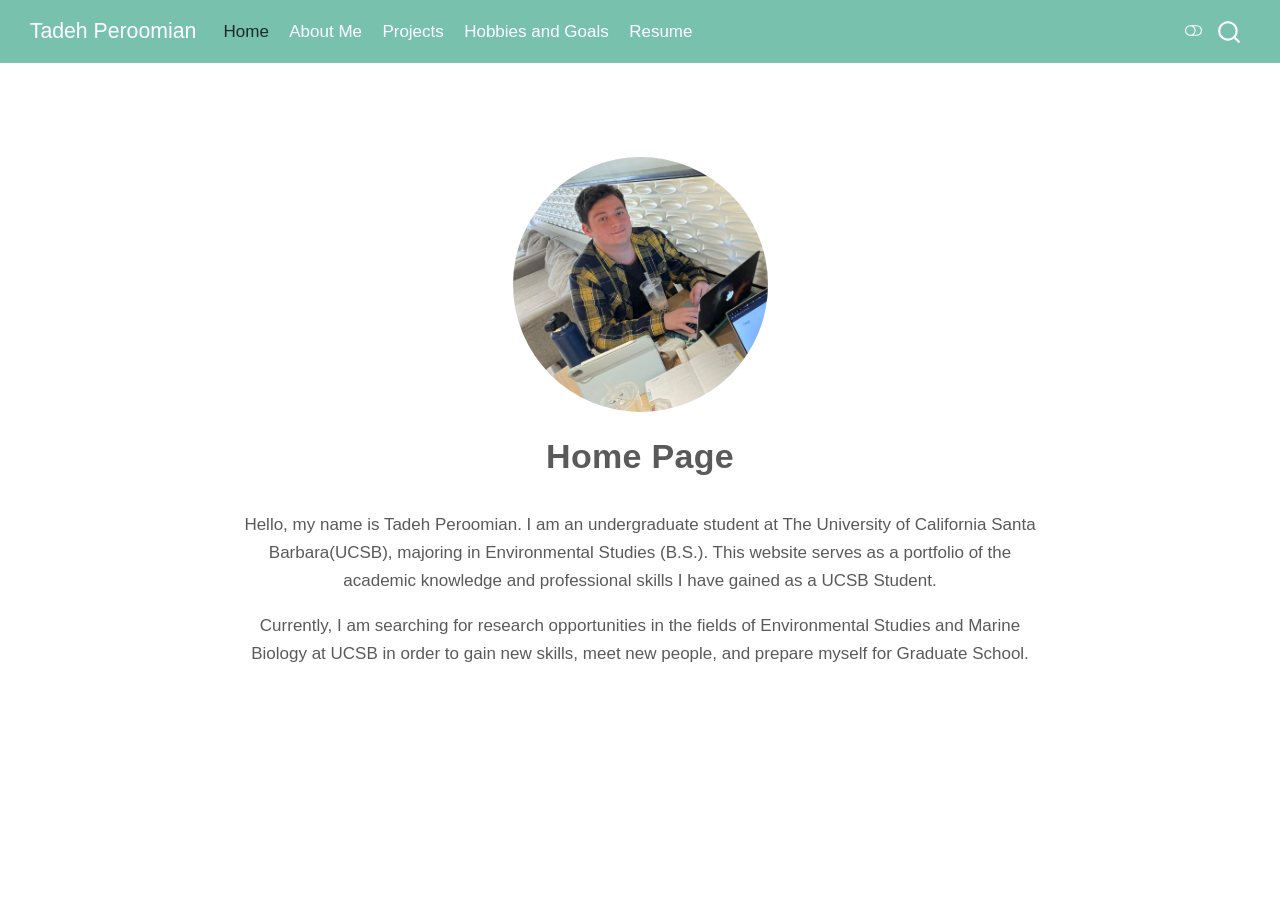
<file: docs/index.html>
<!DOCTYPE html>
<html xmlns="http://www.w3.org/1999/xhtml" lang="en" xml:lang="en"><head>

<meta charset="utf-8">
<meta name="generator" content="quarto-1.9.36">

<meta name="viewport" content="width=device-width, initial-scale=1.0, user-scalable=yes">


<title>Home Page – Tadeh Peroomian</title>
<style>
/* Default styles provided by pandoc.
** See https://pandoc.org/MANUAL.html#variables-for-html for config info.
*/
code{white-space: pre-wrap;}
span.smallcaps{font-variant: small-caps;}
div.columns{display: flex; gap: min(4vw, 1.5em);}
div.column{flex: auto; overflow-x: auto;}
div.hanging-indent{margin-left: 1.5em; text-indent: -1.5em;}
ul.task-list{list-style: none;}
ul.task-list li input[type="checkbox"] {
  width: 0.8em;
  margin: 0 0.8em 0.2em -1em; /* quarto-specific, see https://github.com/quarto-dev/quarto-cli/issues/4556 */ 
  vertical-align: middle;
}
</style>


<script src="site_libs/quarto-nav/quarto-nav.js"></script>
<script src="site_libs/quarto-nav/headroom.min.js"></script>
<script src="site_libs/clipboard/clipboard.min.js"></script>
<script src="site_libs/quarto-search/autocomplete.umd.js"></script>
<script src="site_libs/quarto-search/fuse.min.js"></script>
<script src="site_libs/quarto-search/quarto-search.js"></script>
<meta name="quarto:offset" content="./">
<script src="site_libs/quarto-html/quarto.js" type="module"></script>
<script src="site_libs/quarto-html/tabsets/tabsets.js" type="module"></script>
<script src="site_libs/quarto-html/popper.min.js"></script>
<script src="site_libs/quarto-html/tippy.umd.min.js"></script>
<link href="site_libs/quarto-html/tippy.css" rel="stylesheet">
<link href="site_libs/quarto-html/quarto-syntax-highlighting-845c23b38eaddc0f92fda52bfe77a8c8.css" rel="stylesheet" class="quarto-color-scheme" id="quarto-text-highlighting-styles">
<link href="site_libs/quarto-html/quarto-syntax-highlighting-dark-f418161beb48e0141c760e455f12af2c.css" rel="stylesheet" class="quarto-color-scheme quarto-color-alternate" id="quarto-text-highlighting-styles">
<link href="site_libs/quarto-html/quarto-syntax-highlighting-845c23b38eaddc0f92fda52bfe77a8c8.css" rel="stylesheet" class="quarto-color-scheme-extra" id="quarto-text-highlighting-styles">
<script src="site_libs/bootstrap/bootstrap.min.js"></script>
<link href="site_libs/bootstrap/bootstrap-icons.css" rel="stylesheet">
<link href="site_libs/bootstrap/bootstrap-c8d117f1bb711f09b09868b94ee7a64d.min.css" rel="stylesheet" append-hash="true" class="quarto-color-scheme" id="quarto-bootstrap" data-mode="light">
<link href="site_libs/bootstrap/bootstrap-dark-e4aff89870745884cca0a35e9ec57bd7.min.css" rel="stylesheet" append-hash="true" class="quarto-color-scheme quarto-color-alternate" id="quarto-bootstrap" data-mode="dark">
<link href="site_libs/bootstrap/bootstrap-c8d117f1bb711f09b09868b94ee7a64d.min.css" rel="stylesheet" append-hash="true" class="quarto-color-scheme-extra" id="quarto-bootstrap" data-mode="light">
<script id="quarto-search-options" type="application/json">{
  "location": "navbar",
  "copy-button": false,
  "collapse-after": 3,
  "panel-placement": "end",
  "type": "overlay",
  "limit": 50,
  "keyboard-shortcut": [
    "f",
    "/",
    "s"
  ],
  "show-item-context": false,
  "language": {
    "search-no-results-text": "No results",
    "search-matching-documents-text": "matching documents",
    "search-copy-link-title": "Copy link to search",
    "search-hide-matches-text": "Hide additional matches",
    "search-more-match-text": "more match in this document",
    "search-more-matches-text": "more matches in this document",
    "search-clear-button-title": "Clear",
    "search-text-placeholder": "",
    "search-detached-cancel-button-title": "Cancel",
    "search-submit-button-title": "Submit",
    "search-label": "Search"
  }
}</script>


<link rel="stylesheet" href="styles.css">
</head>

<body class="nav-fixed fullcontent quarto-light"><script id="quarto-html-before-body" type="application/javascript">
    const toggleBodyColorMode = (bsSheetEl) => {
      const mode = bsSheetEl.getAttribute("data-mode");
      const bodyEl = window.document.querySelector("body");
      if (mode === "dark") {
        bodyEl.classList.add("quarto-dark");
        bodyEl.classList.remove("quarto-light");
      } else {
        bodyEl.classList.add("quarto-light");
        bodyEl.classList.remove("quarto-dark");
      }
    }
    const toggleBodyColorPrimary = () => {
      const bsSheetEl = window.document.querySelector("link#quarto-bootstrap:not([rel=disabled-stylesheet])");
      if (bsSheetEl) {
        toggleBodyColorMode(bsSheetEl);
      }
    }
    const setColorSchemeToggle = (alternate) => {
      const toggles = window.document.querySelectorAll('.quarto-color-scheme-toggle');
      for (let i=0; i < toggles.length; i++) {
        const toggle = toggles[i];
        if (toggle) {
          if (alternate) {
            toggle.classList.add("alternate");
          } else {
            toggle.classList.remove("alternate");
          }
        }
      }
    };
    const toggleColorMode = (alternate) => {
      // Switch the stylesheets
      const primaryStylesheets = window.document.querySelectorAll('link.quarto-color-scheme:not(.quarto-color-alternate)');
      const alternateStylesheets = window.document.querySelectorAll('link.quarto-color-scheme.quarto-color-alternate');
      manageTransitions('#quarto-margin-sidebar .nav-link', false);
      if (alternate) {
        // note: dark is layered on light, we don't disable primary!
        enableStylesheet(alternateStylesheets);
        for (const sheetNode of alternateStylesheets) {
          if (sheetNode.id === "quarto-bootstrap") {
            toggleBodyColorMode(sheetNode);
          }
        }
      } else {
        disableStylesheet(alternateStylesheets);
        enableStylesheet(primaryStylesheets)
        toggleBodyColorPrimary();
      }
      manageTransitions('#quarto-margin-sidebar .nav-link', true);
      // Switch the toggles
      setColorSchemeToggle(alternate)
      // Hack to workaround the fact that safari doesn't
      // properly recolor the scrollbar when toggling (#1455)
      if (navigator.userAgent.indexOf('Safari') > 0 && navigator.userAgent.indexOf('Chrome') == -1) {
        manageTransitions("body", false);
        window.scrollTo(0, 1);
        setTimeout(() => {
          window.scrollTo(0, 0);
          manageTransitions("body", true);
        }, 40);
      }
    }
    const disableStylesheet = (stylesheets) => {
      for (let i=0; i < stylesheets.length; i++) {
        const stylesheet = stylesheets[i];
        stylesheet.rel = 'disabled-stylesheet';
      }
    }
    const enableStylesheet = (stylesheets) => {
      for (let i=0; i < stylesheets.length; i++) {
        const stylesheet = stylesheets[i];
        if(stylesheet.rel !== 'stylesheet') { // for Chrome, which will still FOUC without this check
          stylesheet.rel = 'stylesheet';
        }
      }
    }
    const manageTransitions = (selector, allowTransitions) => {
      const els = window.document.querySelectorAll(selector);
      for (let i=0; i < els.length; i++) {
        const el = els[i];
        if (allowTransitions) {
          el.classList.remove('notransition');
        } else {
          el.classList.add('notransition');
        }
      }
    }
    const isFileUrl = () => {
      return window.location.protocol === 'file:';
    }
    const hasAlternateSentinel = () => {
      let styleSentinel = getColorSchemeSentinel();
      if (styleSentinel !== null) {
        return styleSentinel === "alternate";
      } else {
        return false;
      }
    }
    const setStyleSentinel = (alternate) => {
      const value = alternate ? "alternate" : "default";
      if (!isFileUrl()) {
        window.localStorage.setItem("quarto-color-scheme", value);
      } else {
        localAlternateSentinel = value;
      }
    }
    const getColorSchemeSentinel = () => {
      if (!isFileUrl()) {
        const storageValue = window.localStorage.getItem("quarto-color-scheme");
        return storageValue != null ? storageValue : localAlternateSentinel;
      } else {
        return localAlternateSentinel;
      }
    }
    const toggleGiscusIfUsed = (isAlternate, darkModeDefault) => {
      const baseTheme = document.querySelector('#giscus-base-theme')?.value ?? 'light';
      const alternateTheme = document.querySelector('#giscus-alt-theme')?.value ?? 'dark';
      let newTheme = '';
      if(authorPrefersDark) {
        newTheme = isAlternate ? baseTheme : alternateTheme;
      } else {
        newTheme = isAlternate ? alternateTheme : baseTheme;
      }
      const changeGiscusTheme = () => {
        // From: https://github.com/giscus/giscus/issues/336
        const sendMessage = (message) => {
          const iframe = document.querySelector('iframe.giscus-frame');
          if (!iframe) return;
          iframe.contentWindow.postMessage({ giscus: message }, 'https://giscus.app');
        }
        sendMessage({
          setConfig: {
            theme: newTheme
          }
        });
      }
      const isGiscussLoaded = window.document.querySelector('iframe.giscus-frame') !== null;
      if (isGiscussLoaded) {
        changeGiscusTheme();
      }
    };
    const authorPrefersDark = false;
    const darkModeDefault = authorPrefersDark;
      document.querySelector('link#quarto-text-highlighting-styles.quarto-color-scheme-extra').rel = 'disabled-stylesheet';
      document.querySelector('link#quarto-bootstrap.quarto-color-scheme-extra').rel = 'disabled-stylesheet';
    let localAlternateSentinel = darkModeDefault ? 'alternate' : 'default';
    // Dark / light mode switch
    window.quartoToggleColorScheme = () => {
      // Read the current dark / light value
      let toAlternate = !hasAlternateSentinel();
      toggleColorMode(toAlternate);
      setStyleSentinel(toAlternate);
      toggleGiscusIfUsed(toAlternate, darkModeDefault);
      window.dispatchEvent(new Event('resize'));
    };
    // Switch to dark mode if need be
    if (hasAlternateSentinel()) {
      toggleColorMode(true);
    } else {
      toggleColorMode(false);
    }
  </script>

<div id="quarto-search-results"></div>
  <header id="quarto-header" class="headroom fixed-top">
    <nav class="navbar navbar-expand-lg " data-bs-theme="dark">
      <div class="navbar-container container-fluid">
      <div class="navbar-brand-container mx-auto">
    <a class="navbar-brand" href="./index.html">
    <span class="navbar-title">Tadeh Peroomian</span>
    </a>
  </div>
            <div id="quarto-search" class="" title="Search"></div>
          <button class="navbar-toggler" type="button" data-bs-toggle="collapse" data-bs-target="#navbarCollapse" aria-controls="navbarCollapse" role="menu" aria-expanded="false" aria-label="Toggle navigation" onclick="if (window.quartoToggleHeadroom) { window.quartoToggleHeadroom(); }">
  <span class="navbar-toggler-icon"></span>
</button>
          <div class="collapse navbar-collapse" id="navbarCollapse">
            <ul class="navbar-nav navbar-nav-scroll me-auto">
  <li class="nav-item">
    <a class="nav-link active" href="./index.html" aria-current="page"> 
<span class="menu-text">Home</span></a>
  </li>  
  <li class="nav-item">
    <a class="nav-link" href="./about.html"> 
<span class="menu-text">About Me</span></a>
  </li>  
  <li class="nav-item">
    <a class="nav-link" href="./projects.html"> 
<span class="menu-text">Projects</span></a>
  </li>  
  <li class="nav-item">
    <a class="nav-link" href="./hobbies_and_goals.html"> 
<span class="menu-text">Hobbies and Goals</span></a>
  </li>  
  <li class="nav-item">
    <a class="nav-link" href="./resume.html"> 
<span class="menu-text">Resume</span></a>
  </li>  
</ul>
          </div> <!-- /navcollapse -->
            <div class="quarto-navbar-tools">
  <a href="" class="quarto-color-scheme-toggle quarto-navigation-tool  px-1" onclick="window.quartoToggleColorScheme(); return false;" title="Toggle dark mode"><i class="bi"></i></a>
</div>
      </div> <!-- /container-fluid -->
    </nav>
</header>
<!-- content -->
<div id="quarto-content" class="quarto-container page-columns page-rows-contents page-layout-article page-navbar">
<!-- sidebar -->
<!-- margin-sidebar -->
    
<!-- main -->
<div class="quarto-about-jolla">
  <img src="profile_photo.jpg" class="about-image
  round " style="height: 15em; width: 15em;">
 <header id="title-block-header" class="quarto-title-block default">
<div class="quarto-title">
<h1 class="title">Home Page</h1>
</div>
<div class="quarto-title-meta">
  </div>
</header><main class="content" id="quarto-document-content">

<p>Hello, my name is Tadeh Peroomian. I am an undergraduate student at The University of California Santa Barbara(UCSB), majoring in Environmental Studies (B.S.). This website serves as a portfolio of the academic knowledge and professional skills I have gained as a UCSB Student.</p>
<p>Currently, I am searching for research opportunities in the fields of Environmental Studies and Marine Biology at UCSB in order to gain new skills, meet new people, and prepare myself for Graduate School.</p>


</main>  
</div>
 <!-- /main -->
<script id="quarto-html-after-body" type="application/javascript">
  window.document.addEventListener("DOMContentLoaded", function (event) {
    // Ensure there is a toggle, if there isn't float one in the top right
    if (window.document.querySelector('.quarto-color-scheme-toggle') === null) {
      const a = window.document.createElement('a');
      a.classList.add('top-right');
      a.classList.add('quarto-color-scheme-toggle');
      a.href = "";
      a.onclick = function() { try { window.quartoToggleColorScheme(); } catch {} return false; };
      const i = window.document.createElement("i");
      i.classList.add('bi');
      a.appendChild(i);
      window.document.body.appendChild(a);
    }
    setColorSchemeToggle(hasAlternateSentinel())
    const isCodeAnnotation = (el) => {
      for (const clz of el.classList) {
        if (clz.startsWith('code-annotation-')) {                     
          return true;
        }
      }
      return false;
    }
    const onCopySuccess = function(e) {
      // button target
      const button = e.trigger;
      // don't keep focus
      button.blur();
      // flash "checked"
      button.classList.add('code-copy-button-checked');
      var currentTitle = button.getAttribute("title");
      button.setAttribute("title", "Copied!");
      let tooltip;
      if (window.bootstrap) {
        button.setAttribute("data-bs-toggle", "tooltip");
        button.setAttribute("data-bs-placement", "left");
        button.setAttribute("data-bs-title", "Copied!");
        tooltip = new bootstrap.Tooltip(button, 
          { trigger: "manual", 
            customClass: "code-copy-button-tooltip",
            offset: [0, -8]});
        tooltip.show();    
      }
      setTimeout(function() {
        if (tooltip) {
          tooltip.hide();
          button.removeAttribute("data-bs-title");
          button.removeAttribute("data-bs-toggle");
          button.removeAttribute("data-bs-placement");
        }
        button.setAttribute("title", currentTitle);
        button.classList.remove('code-copy-button-checked');
      }, 1000);
      // clear code selection
      e.clearSelection();
    }
    const getTextToCopy = function(trigger) {
      const outerScaffold = trigger.parentElement.cloneNode(true);
      const codeEl = outerScaffold.querySelector('code');
      for (const childEl of codeEl.children) {
        if (isCodeAnnotation(childEl)) {
          childEl.remove();
        }
      }
      return codeEl.innerText;
    }
    const clipboard = new window.ClipboardJS('.code-copy-button:not([data-in-quarto-modal])', {
      text: getTextToCopy
    });
    clipboard.on('success', onCopySuccess);
    if (window.document.getElementById('quarto-embedded-source-code-modal')) {
      const clipboardModal = new window.ClipboardJS('.code-copy-button[data-in-quarto-modal]', {
        text: getTextToCopy,
        container: window.document.getElementById('quarto-embedded-source-code-modal')
      });
      clipboardModal.on('success', onCopySuccess);
    }
      var localhostRegex = new RegExp(/^(?:http|https):\/\/localhost\:?[0-9]*\//);
      var mailtoRegex = new RegExp(/^mailto:/);
        var filterRegex = new RegExp('/' + window.location.host + '/');
      var isInternal = (href) => {
          return filterRegex.test(href) || localhostRegex.test(href) || mailtoRegex.test(href);
      }
      // Inspect non-navigation links and adorn them if external
     var links = window.document.querySelectorAll('a[href]:not(.nav-link):not(.navbar-brand):not(.toc-action):not(.sidebar-link):not(.sidebar-item-toggle):not(.pagination-link):not(.no-external):not([aria-hidden]):not(.dropdown-item):not(.quarto-navigation-tool):not(.about-link)');
      for (var i=0; i<links.length; i++) {
        const link = links[i];
        if (!isInternal(link.href)) {
          // undo the damage that might have been done by quarto-nav.js in the case of
          // links that we want to consider external
          if (link.dataset.originalHref !== undefined) {
            link.href = link.dataset.originalHref;
          }
        }
      }
    function tippyHover(el, contentFn, onTriggerFn, onUntriggerFn) {
      const config = {
        allowHTML: true,
        maxWidth: 500,
        delay: 100,
        arrow: false,
        appendTo: function(el) {
            return el.parentElement;
        },
        interactive: true,
        interactiveBorder: 10,
        theme: 'quarto',
        placement: 'bottom-start',
      };
      if (contentFn) {
        config.content = contentFn;
      }
      if (onTriggerFn) {
        config.onTrigger = onTriggerFn;
      }
      if (onUntriggerFn) {
        config.onUntrigger = onUntriggerFn;
      }
      window.tippy(el, config); 
    }
    const noterefs = window.document.querySelectorAll('a[role="doc-noteref"]');
    for (var i=0; i<noterefs.length; i++) {
      const ref = noterefs[i];
      tippyHover(ref, function() {
        // use id or data attribute instead here
        let href = ref.getAttribute('data-footnote-href') || ref.getAttribute('href');
        try { href = new URL(href).hash; } catch {}
        const id = href.replace(/^#\/?/, "");
        const note = window.document.getElementById(id);
        if (note) {
          return note.innerHTML;
        } else {
          return "";
        }
      });
    }
    const xrefs = window.document.querySelectorAll('a.quarto-xref');
    const processXRef = (id, note) => {
      // Strip column container classes
      const stripColumnClz = (el) => {
        el.classList.remove("page-full", "page-columns");
        if (el.children) {
          for (const child of el.children) {
            stripColumnClz(child);
          }
        }
      }
      stripColumnClz(note)
      if (id === null || id.startsWith('sec-')) {
        // Special case sections, only their first couple elements
        const container = document.createElement("div");
        if (note.children && note.children.length > 2) {
          container.appendChild(note.children[0].cloneNode(true));
          for (let i = 1; i < note.children.length; i++) {
            const child = note.children[i];
            if (child.tagName === "P" && child.innerText === "") {
              continue;
            } else {
              container.appendChild(child.cloneNode(true));
              break;
            }
          }
          if (window.Quarto?.typesetMath) {
            window.Quarto.typesetMath(container);
          }
          return container.innerHTML
        } else {
          if (window.Quarto?.typesetMath) {
            window.Quarto.typesetMath(note);
          }
          return note.innerHTML;
        }
      } else {
        // Remove any anchor links if they are present
        const anchorLink = note.querySelector('a.anchorjs-link');
        if (anchorLink) {
          anchorLink.remove();
        }
        if (window.Quarto?.typesetMath) {
          window.Quarto.typesetMath(note);
        }
        if (note.classList.contains("callout")) {
          return note.outerHTML;
        } else {
          return note.innerHTML;
        }
      }
    }
    for (var i=0; i<xrefs.length; i++) {
      const xref = xrefs[i];
      tippyHover(xref, undefined, function(instance) {
        instance.disable();
        let url = xref.getAttribute('href');
        let hash = undefined; 
        if (url.startsWith('#')) {
          hash = url;
        } else {
          try { hash = new URL(url).hash; } catch {}
        }
        if (hash) {
          const id = hash.replace(/^#\/?/, "");
          const note = window.document.getElementById(id);
          if (note !== null) {
            try {
              const html = processXRef(id, note.cloneNode(true));
              instance.setContent(html);
            } finally {
              instance.enable();
              instance.show();
            }
          } else {
            // See if we can fetch this
            fetch(url.split('#')[0])
            .then(res => res.text())
            .then(html => {
              const parser = new DOMParser();
              const htmlDoc = parser.parseFromString(html, "text/html");
              const note = htmlDoc.getElementById(id);
              if (note !== null) {
                const html = processXRef(id, note);
                instance.setContent(html);
              } 
            }).finally(() => {
              instance.enable();
              instance.show();
            });
          }
        } else {
          // See if we can fetch a full url (with no hash to target)
          // This is a special case and we should probably do some content thinning / targeting
          fetch(url)
          .then(res => res.text())
          .then(html => {
            const parser = new DOMParser();
            const htmlDoc = parser.parseFromString(html, "text/html");
            const note = htmlDoc.querySelector('main.content');
            if (note !== null) {
              // This should only happen for chapter cross references
              // (since there is no id in the URL)
              // remove the first header
              if (note.children.length > 0 && note.children[0].tagName === "HEADER") {
                note.children[0].remove();
              }
              const html = processXRef(null, note);
              instance.setContent(html);
            } 
          }).finally(() => {
            instance.enable();
            instance.show();
          });
        }
      }, function(instance) {
      });
    }
        let selectedAnnoteEl;
        const selectorForAnnotation = ( cell, annotation) => {
          let cellAttr = 'data-code-cell="' + cell + '"';
          let lineAttr = 'data-code-annotation="' +  annotation + '"';
          const selector = 'span[' + cellAttr + '][' + lineAttr + ']';
          return selector;
        }
        const selectCodeLines = (annoteEl) => {
          const doc = window.document;
          const targetCell = annoteEl.getAttribute("data-target-cell");
          const targetAnnotation = annoteEl.getAttribute("data-target-annotation");
          const annoteSpan = window.document.querySelector(selectorForAnnotation(targetCell, targetAnnotation));
          const lines = annoteSpan.getAttribute("data-code-lines").split(",");
          const lineIds = lines.map((line) => {
            return targetCell + "-" + line;
          })
          let top = null;
          let height = null;
          let parent = null;
          if (lineIds.length > 0) {
              //compute the position of the single el (top and bottom and make a div)
              const el = window.document.getElementById(lineIds[0]);
              top = el.offsetTop;
              height = el.offsetHeight;
              parent = el.parentElement.parentElement;
            if (lineIds.length > 1) {
              const lastEl = window.document.getElementById(lineIds[lineIds.length - 1]);
              const bottom = lastEl.offsetTop + lastEl.offsetHeight;
              height = bottom - top;
            }
            if (top !== null && height !== null && parent !== null) {
              // cook up a div (if necessary) and position it 
              let div = window.document.getElementById("code-annotation-line-highlight");
              if (div === null) {
                div = window.document.createElement("div");
                div.setAttribute("id", "code-annotation-line-highlight");
                div.style.position = 'absolute';
                parent.appendChild(div);
              }
              div.style.top = top - 2 + "px";
              div.style.height = height + 4 + "px";
              div.style.left = 0;
              let gutterDiv = window.document.getElementById("code-annotation-line-highlight-gutter");
              if (gutterDiv === null) {
                gutterDiv = window.document.createElement("div");
                gutterDiv.setAttribute("id", "code-annotation-line-highlight-gutter");
                gutterDiv.style.position = 'absolute';
                const codeCell = window.document.getElementById(targetCell);
                const gutter = codeCell.querySelector('.code-annotation-gutter');
                gutter.appendChild(gutterDiv);
              }
              gutterDiv.style.top = top - 2 + "px";
              gutterDiv.style.height = height + 4 + "px";
            }
            selectedAnnoteEl = annoteEl;
          }
        };
        const unselectCodeLines = () => {
          const elementsIds = ["code-annotation-line-highlight", "code-annotation-line-highlight-gutter"];
          elementsIds.forEach((elId) => {
            const div = window.document.getElementById(elId);
            if (div) {
              div.remove();
            }
          });
          selectedAnnoteEl = undefined;
        };
          // Handle positioning of the toggle
      window.addEventListener(
        "resize",
        throttle(() => {
          elRect = undefined;
          if (selectedAnnoteEl) {
            selectCodeLines(selectedAnnoteEl);
          }
        }, 10)
      );
      function throttle(fn, ms) {
      let throttle = false;
      let timer;
        return (...args) => {
          if(!throttle) { // first call gets through
              fn.apply(this, args);
              throttle = true;
          } else { // all the others get throttled
              if(timer) clearTimeout(timer); // cancel #2
              timer = setTimeout(() => {
                fn.apply(this, args);
                timer = throttle = false;
              }, ms);
          }
        };
      }
        // Attach click handler to the DT
        const annoteDls = window.document.querySelectorAll('dt[data-target-cell]');
        for (const annoteDlNode of annoteDls) {
          annoteDlNode.addEventListener('click', (event) => {
            const clickedEl = event.target;
            if (clickedEl !== selectedAnnoteEl) {
              unselectCodeLines();
              const activeEl = window.document.querySelector('dt[data-target-cell].code-annotation-active');
              if (activeEl) {
                activeEl.classList.remove('code-annotation-active');
              }
              selectCodeLines(clickedEl);
              clickedEl.classList.add('code-annotation-active');
            } else {
              // Unselect the line
              unselectCodeLines();
              clickedEl.classList.remove('code-annotation-active');
            }
          });
        }
    const findCites = (el) => {
      const parentEl = el.parentElement;
      if (parentEl) {
        const cites = parentEl.dataset.cites;
        if (cites) {
          return {
            el,
            cites: cites.split(' ')
          };
        } else {
          return findCites(el.parentElement)
        }
      } else {
        return undefined;
      }
    };
    var bibliorefs = window.document.querySelectorAll('a[role="doc-biblioref"]');
    for (var i=0; i<bibliorefs.length; i++) {
      const ref = bibliorefs[i];
      const citeInfo = findCites(ref);
      if (citeInfo) {
        tippyHover(citeInfo.el, function() {
          var popup = window.document.createElement('div');
          citeInfo.cites.forEach(function(cite) {
            var citeDiv = window.document.createElement('div');
            citeDiv.classList.add('hanging-indent');
            citeDiv.classList.add('csl-entry');
            var biblioDiv = window.document.getElementById('ref-' + cite);
            if (biblioDiv) {
              citeDiv.innerHTML = biblioDiv.innerHTML;
            }
            popup.appendChild(citeDiv);
          });
          return popup.innerHTML;
        });
      }
    }
  });
  </script>
</div> <!-- /content -->




</body></html>
</file>
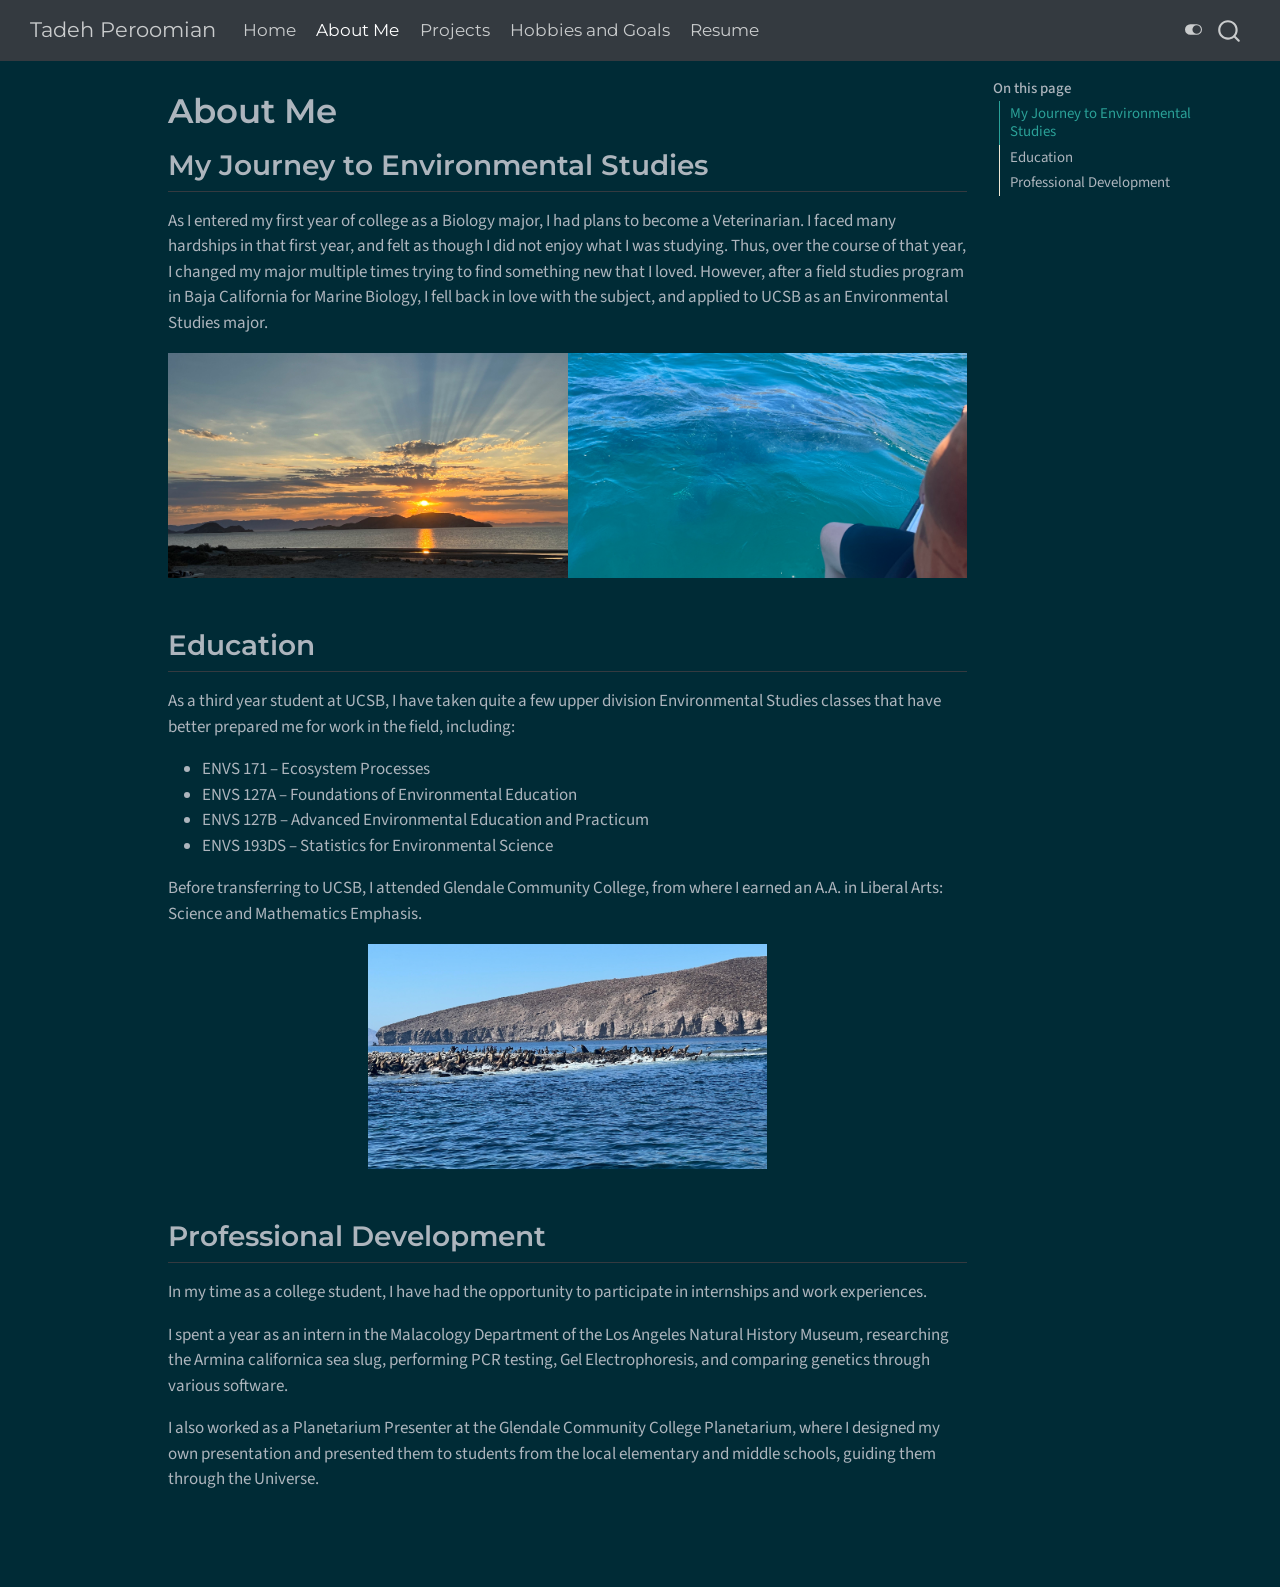
<file: docs/about.html>
<!DOCTYPE html>
<html xmlns="http://www.w3.org/1999/xhtml" lang="en" xml:lang="en"><head>

<meta charset="utf-8">
<meta name="generator" content="quarto-1.9.36">

<meta name="viewport" content="width=device-width, initial-scale=1.0, user-scalable=yes">


<title>About Me – Tadeh Peroomian</title>
<style>
/* Default styles provided by pandoc.
** See https://pandoc.org/MANUAL.html#variables-for-html for config info.
*/
code{white-space: pre-wrap;}
span.smallcaps{font-variant: small-caps;}
div.columns{display: flex; gap: min(4vw, 1.5em);}
div.column{flex: auto; overflow-x: auto;}
div.hanging-indent{margin-left: 1.5em; text-indent: -1.5em;}
ul.task-list{list-style: none;}
ul.task-list li input[type="checkbox"] {
  width: 0.8em;
  margin: 0 0.8em 0.2em -1em; /* quarto-specific, see https://github.com/quarto-dev/quarto-cli/issues/4556 */ 
  vertical-align: middle;
}
</style>


<script src="site_libs/quarto-nav/quarto-nav.js"></script>
<script src="site_libs/quarto-nav/headroom.min.js"></script>
<script src="site_libs/clipboard/clipboard.min.js"></script>
<script src="site_libs/quarto-search/autocomplete.umd.js"></script>
<script src="site_libs/quarto-search/fuse.min.js"></script>
<script src="site_libs/quarto-search/quarto-search.js"></script>
<meta name="quarto:offset" content="./">
<script src="site_libs/quarto-html/quarto.js" type="module"></script>
<script src="site_libs/quarto-html/tabsets/tabsets.js" type="module"></script>
<script src="site_libs/quarto-html/popper.min.js"></script>
<script src="site_libs/quarto-html/tippy.umd.min.js"></script>
<script src="site_libs/quarto-html/anchor.min.js"></script>
<link href="site_libs/quarto-html/tippy.css" rel="stylesheet">
<link href="site_libs/quarto-html/quarto-syntax-highlighting-845c23b38eaddc0f92fda52bfe77a8c8.css" rel="stylesheet" class="quarto-color-scheme" id="quarto-text-highlighting-styles">
<link href="site_libs/quarto-html/quarto-syntax-highlighting-dark-f418161beb48e0141c760e455f12af2c.css" rel="stylesheet" class="quarto-color-scheme quarto-color-alternate" id="quarto-text-highlighting-styles">
<script src="site_libs/bootstrap/bootstrap.min.js"></script>
<link href="site_libs/bootstrap/bootstrap-icons.css" rel="stylesheet">
<link href="site_libs/bootstrap/bootstrap-4397f41838bf6696a92fdfbed53ac40c.min.css" rel="stylesheet" append-hash="true" class="quarto-color-scheme" id="quarto-bootstrap" data-mode="light">
<link href="site_libs/bootstrap/bootstrap-dark-4d72738a521f03bda770c6fbcc444206.min.css" rel="stylesheet" append-hash="true" class="quarto-color-scheme quarto-color-alternate" id="quarto-bootstrap" data-mode="dark">
<script id="quarto-search-options" type="application/json">{
  "location": "navbar",
  "copy-button": false,
  "collapse-after": 3,
  "panel-placement": "end",
  "type": "overlay",
  "limit": 50,
  "keyboard-shortcut": [
    "f",
    "/",
    "s"
  ],
  "show-item-context": false,
  "language": {
    "search-no-results-text": "No results",
    "search-matching-documents-text": "matching documents",
    "search-copy-link-title": "Copy link to search",
    "search-hide-matches-text": "Hide additional matches",
    "search-more-match-text": "more match in this document",
    "search-more-matches-text": "more matches in this document",
    "search-clear-button-title": "Clear",
    "search-text-placeholder": "",
    "search-detached-cancel-button-title": "Cancel",
    "search-submit-button-title": "Submit",
    "search-label": "Search"
  }
}</script>


<link rel="stylesheet" href="styles.css">
</head>

<body class="nav-fixed quarto-dark"><script id="quarto-html-before-body" type="application/javascript">
    const toggleBodyColorMode = (bsSheetEl) => {
      const mode = bsSheetEl.getAttribute("data-mode");
      const bodyEl = window.document.querySelector("body");
      if (mode === "dark") {
        bodyEl.classList.add("quarto-dark");
        bodyEl.classList.remove("quarto-light");
      } else {
        bodyEl.classList.add("quarto-light");
        bodyEl.classList.remove("quarto-dark");
      }
    }
    const toggleBodyColorPrimary = () => {
      const bsSheetEl = window.document.querySelector("link#quarto-bootstrap:not([rel=disabled-stylesheet])");
      if (bsSheetEl) {
        toggleBodyColorMode(bsSheetEl);
      }
    }
    const setColorSchemeToggle = (alternate) => {
      const toggles = window.document.querySelectorAll('.quarto-color-scheme-toggle');
      for (let i=0; i < toggles.length; i++) {
        const toggle = toggles[i];
        if (toggle) {
          if (alternate) {
            toggle.classList.add("alternate");
          } else {
            toggle.classList.remove("alternate");
          }
        }
      }
    };
    const toggleColorMode = (alternate) => {
      // Switch the stylesheets
      const primaryStylesheets = window.document.querySelectorAll('link.quarto-color-scheme:not(.quarto-color-alternate)');
      const alternateStylesheets = window.document.querySelectorAll('link.quarto-color-scheme.quarto-color-alternate');
      manageTransitions('#quarto-margin-sidebar .nav-link', false);
      if (alternate) {
        // note: dark is layered on light, we don't disable primary!
        enableStylesheet(alternateStylesheets);
        for (const sheetNode of alternateStylesheets) {
          if (sheetNode.id === "quarto-bootstrap") {
            toggleBodyColorMode(sheetNode);
          }
        }
      } else {
        disableStylesheet(alternateStylesheets);
        enableStylesheet(primaryStylesheets)
        toggleBodyColorPrimary();
      }
      manageTransitions('#quarto-margin-sidebar .nav-link', true);
      // Switch the toggles
      setColorSchemeToggle(alternate)
      // Hack to workaround the fact that safari doesn't
      // properly recolor the scrollbar when toggling (#1455)
      if (navigator.userAgent.indexOf('Safari') > 0 && navigator.userAgent.indexOf('Chrome') == -1) {
        manageTransitions("body", false);
        window.scrollTo(0, 1);
        setTimeout(() => {
          window.scrollTo(0, 0);
          manageTransitions("body", true);
        }, 40);
      }
    }
    const disableStylesheet = (stylesheets) => {
      for (let i=0; i < stylesheets.length; i++) {
        const stylesheet = stylesheets[i];
        stylesheet.rel = 'disabled-stylesheet';
      }
    }
    const enableStylesheet = (stylesheets) => {
      for (let i=0; i < stylesheets.length; i++) {
        const stylesheet = stylesheets[i];
        if(stylesheet.rel !== 'stylesheet') { // for Chrome, which will still FOUC without this check
          stylesheet.rel = 'stylesheet';
        }
      }
    }
    const manageTransitions = (selector, allowTransitions) => {
      const els = window.document.querySelectorAll(selector);
      for (let i=0; i < els.length; i++) {
        const el = els[i];
        if (allowTransitions) {
          el.classList.remove('notransition');
        } else {
          el.classList.add('notransition');
        }
      }
    }
    const isFileUrl = () => {
      return window.location.protocol === 'file:';
    }
    const hasAlternateSentinel = () => {
      let styleSentinel = getColorSchemeSentinel();
      if (styleSentinel !== null) {
        return styleSentinel === "alternate";
      } else {
        return false;
      }
    }
    const setStyleSentinel = (alternate) => {
      const value = alternate ? "alternate" : "default";
      if (!isFileUrl()) {
        window.localStorage.setItem("quarto-color-scheme", value);
      } else {
        localAlternateSentinel = value;
      }
    }
    const getColorSchemeSentinel = () => {
      if (!isFileUrl()) {
        const storageValue = window.localStorage.getItem("quarto-color-scheme");
        return storageValue != null ? storageValue : localAlternateSentinel;
      } else {
        return localAlternateSentinel;
      }
    }
    const toggleGiscusIfUsed = (isAlternate, darkModeDefault) => {
      const baseTheme = document.querySelector('#giscus-base-theme')?.value ?? 'light';
      const alternateTheme = document.querySelector('#giscus-alt-theme')?.value ?? 'dark';
      let newTheme = '';
      if(authorPrefersDark) {
        newTheme = isAlternate ? baseTheme : alternateTheme;
      } else {
        newTheme = isAlternate ? alternateTheme : baseTheme;
      }
      const changeGiscusTheme = () => {
        // From: https://github.com/giscus/giscus/issues/336
        const sendMessage = (message) => {
          const iframe = document.querySelector('iframe.giscus-frame');
          if (!iframe) return;
          iframe.contentWindow.postMessage({ giscus: message }, 'https://giscus.app');
        }
        sendMessage({
          setConfig: {
            theme: newTheme
          }
        });
      }
      const isGiscussLoaded = window.document.querySelector('iframe.giscus-frame') !== null;
      if (isGiscussLoaded) {
        changeGiscusTheme();
      }
    };
    const authorPrefersDark = true;
    const darkModeDefault = authorPrefersDark;
    let localAlternateSentinel = darkModeDefault ? 'alternate' : 'default';
    // Dark / light mode switch
    window.quartoToggleColorScheme = () => {
      // Read the current dark / light value
      let toAlternate = !hasAlternateSentinel();
      toggleColorMode(toAlternate);
      setStyleSentinel(toAlternate);
      toggleGiscusIfUsed(toAlternate, darkModeDefault);
      window.dispatchEvent(new Event('resize'));
    };
    // Switch to dark mode if need be
    if (hasAlternateSentinel()) {
      toggleColorMode(true);
    } else {
      toggleColorMode(false);
    }
  </script>

<div id="quarto-search-results"></div>
  <header id="quarto-header" class="headroom fixed-top">
    <nav class="navbar navbar-expand-lg " data-bs-theme="dark">
      <div class="navbar-container container-fluid">
      <div class="navbar-brand-container mx-auto">
    <a class="navbar-brand" href="./index.html">
    <span class="navbar-title">Tadeh Peroomian</span>
    </a>
  </div>
            <div id="quarto-search" class="" title="Search"></div>
          <button class="navbar-toggler" type="button" data-bs-toggle="collapse" data-bs-target="#navbarCollapse" aria-controls="navbarCollapse" role="menu" aria-expanded="false" aria-label="Toggle navigation" onclick="if (window.quartoToggleHeadroom) { window.quartoToggleHeadroom(); }">
  <span class="navbar-toggler-icon"></span>
</button>
          <div class="collapse navbar-collapse" id="navbarCollapse">
            <ul class="navbar-nav navbar-nav-scroll me-auto">
  <li class="nav-item">
    <a class="nav-link" href="./index.html"> 
<span class="menu-text">Home</span></a>
  </li>  
  <li class="nav-item">
    <a class="nav-link active" href="./about.html" aria-current="page"> 
<span class="menu-text">About Me</span></a>
  </li>  
  <li class="nav-item">
    <a class="nav-link" href="./projects.html"> 
<span class="menu-text">Projects</span></a>
  </li>  
  <li class="nav-item">
    <a class="nav-link" href="./hobbies_and_goals.html"> 
<span class="menu-text">Hobbies and Goals</span></a>
  </li>  
  <li class="nav-item">
    <a class="nav-link" href="./resume.html"> 
<span class="menu-text">Resume</span></a>
  </li>  
</ul>
          </div> <!-- /navcollapse -->
            <div class="quarto-navbar-tools">
  <a href="" class="quarto-color-scheme-toggle quarto-navigation-tool  px-1" onclick="window.quartoToggleColorScheme(); return false;" title="Toggle dark mode"><i class="bi"></i></a>
</div>
      </div> <!-- /container-fluid -->
    </nav>
</header>
<!-- content -->
<div id="quarto-content" class="quarto-container page-columns page-rows-contents page-layout-article page-navbar">
<!-- sidebar -->
<!-- margin-sidebar -->
    <div id="quarto-margin-sidebar" class="sidebar margin-sidebar">
        <nav id="TOC" role="doc-toc" class="toc-active">
    <h2 id="toc-title">On this page</h2>
   
  <ul>
  <li><a href="#my-journey-to-environmental-studies" id="toc-my-journey-to-environmental-studies" class="nav-link active" data-scroll-target="#my-journey-to-environmental-studies">My Journey to Environmental Studies</a></li>
  <li><a href="#education" id="toc-education" class="nav-link" data-scroll-target="#education">Education</a></li>
  <li><a href="#professional-development" id="toc-professional-development" class="nav-link" data-scroll-target="#professional-development">Professional Development</a></li>
  </ul>
</nav>
    </div>
<!-- main -->
<main class="content" id="quarto-document-content">


<header id="title-block-header" class="quarto-title-block default">
<div class="quarto-title">
<h1 class="title">About Me</h1>
</div>



<div class="quarto-title-meta">

    
  
    
  </div>
  


</header>


<section id="my-journey-to-environmental-studies" class="level2">
<h2 class="anchored" data-anchor-id="my-journey-to-environmental-studies">My Journey to Environmental Studies</h2>
<p>As I entered my first year of college as a Biology major, I had plans to become a Veterinarian. I faced many hardships in that first year, and felt as though I did not enjoy what I was studying. Thus, over the course of that year, I changed my major multiple times trying to find something new that I loved. However, after a field studies program in Baja California for Marine Biology, I fell back in love with the subject, and applied to UCSB as an Environmental Studies major.</p>
<div class="columns">
<div class="column" style="width:50%;">
<p><img src="baja_sunrise.jpg" class="img-fluid" style="width:100.0%"></p>
</div><div class="column" style="width:50%;">
<p><img src="whale_shark.jpg" class="img-fluid" style="width:100.0%"></p>
</div>
</div>
</section>
<section id="education" class="level2">
<h2 class="anchored" data-anchor-id="education">Education</h2>
<p>As a third year student at UCSB, I have taken quite a few upper division Environmental Studies classes that have better prepared me for work in the field, including:</p>
<ul>
<li>ENVS 171 – Ecosystem Processes</li>
<li>ENVS 127A – Foundations of Environmental Education</li>
<li>ENVS 127B – Advanced Environmental Education and Practicum</li>
<li>ENVS 193DS – Statistics for Environmental Science</li>
</ul>
<p>Before transferring to UCSB, I attended Glendale Community College, from where I earned an A.A. in Liberal Arts: Science and Mathematics Emphasis.</p>
<div class="quarto-figure quarto-figure-center">
<figure class="figure">
<p><img src="sea_lion.jpg" class="img-fluid quarto-figure quarto-figure-center figure-img" style="width:50.0%"></p>
</figure>
</div>
</section>
<section id="professional-development" class="level2">
<h2 class="anchored" data-anchor-id="professional-development">Professional Development</h2>
<p>In my time as a college student, I have had the opportunity to participate in internships and work experiences.</p>
<p>I spent a year as an intern in the Malacology Department of the Los Angeles Natural History Museum, researching the Armina californica sea slug, performing PCR testing, Gel Electrophoresis, and comparing genetics through various software.</p>
<p>I also worked as a Planetarium Presenter at the Glendale Community College Planetarium, where I designed my own presentation and presented them to students from the local elementary and middle schools, guiding them through the Universe.</p>


</section>

</main> <!-- /main -->
<script id="quarto-html-after-body" type="application/javascript">
  window.document.addEventListener("DOMContentLoaded", function (event) {
    // Ensure there is a toggle, if there isn't float one in the top right
    if (window.document.querySelector('.quarto-color-scheme-toggle') === null) {
      const a = window.document.createElement('a');
      a.classList.add('top-right');
      a.classList.add('quarto-color-scheme-toggle');
      a.href = "";
      a.onclick = function() { try { window.quartoToggleColorScheme(); } catch {} return false; };
      const i = window.document.createElement("i");
      i.classList.add('bi');
      a.appendChild(i);
      window.document.body.appendChild(a);
    }
    setColorSchemeToggle(hasAlternateSentinel())
    const icon = "";
    const anchorJS = new window.AnchorJS();
    anchorJS.options = {
      placement: 'right',
      icon: icon
    };
    anchorJS.add('.anchored');
    const isCodeAnnotation = (el) => {
      for (const clz of el.classList) {
        if (clz.startsWith('code-annotation-')) {                     
          return true;
        }
      }
      return false;
    }
    const onCopySuccess = function(e) {
      // button target
      const button = e.trigger;
      // don't keep focus
      button.blur();
      // flash "checked"
      button.classList.add('code-copy-button-checked');
      var currentTitle = button.getAttribute("title");
      button.setAttribute("title", "Copied!");
      let tooltip;
      if (window.bootstrap) {
        button.setAttribute("data-bs-toggle", "tooltip");
        button.setAttribute("data-bs-placement", "left");
        button.setAttribute("data-bs-title", "Copied!");
        tooltip = new bootstrap.Tooltip(button, 
          { trigger: "manual", 
            customClass: "code-copy-button-tooltip",
            offset: [0, -8]});
        tooltip.show();    
      }
      setTimeout(function() {
        if (tooltip) {
          tooltip.hide();
          button.removeAttribute("data-bs-title");
          button.removeAttribute("data-bs-toggle");
          button.removeAttribute("data-bs-placement");
        }
        button.setAttribute("title", currentTitle);
        button.classList.remove('code-copy-button-checked');
      }, 1000);
      // clear code selection
      e.clearSelection();
    }
    const getTextToCopy = function(trigger) {
      const outerScaffold = trigger.parentElement.cloneNode(true);
      const codeEl = outerScaffold.querySelector('code');
      for (const childEl of codeEl.children) {
        if (isCodeAnnotation(childEl)) {
          childEl.remove();
        }
      }
      return codeEl.innerText;
    }
    const clipboard = new window.ClipboardJS('.code-copy-button:not([data-in-quarto-modal])', {
      text: getTextToCopy
    });
    clipboard.on('success', onCopySuccess);
    if (window.document.getElementById('quarto-embedded-source-code-modal')) {
      const clipboardModal = new window.ClipboardJS('.code-copy-button[data-in-quarto-modal]', {
        text: getTextToCopy,
        container: window.document.getElementById('quarto-embedded-source-code-modal')
      });
      clipboardModal.on('success', onCopySuccess);
    }
      var localhostRegex = new RegExp(/^(?:http|https):\/\/localhost\:?[0-9]*\//);
      var mailtoRegex = new RegExp(/^mailto:/);
        var filterRegex = new RegExp('/' + window.location.host + '/');
      var isInternal = (href) => {
          return filterRegex.test(href) || localhostRegex.test(href) || mailtoRegex.test(href);
      }
      // Inspect non-navigation links and adorn them if external
     var links = window.document.querySelectorAll('a[href]:not(.nav-link):not(.navbar-brand):not(.toc-action):not(.sidebar-link):not(.sidebar-item-toggle):not(.pagination-link):not(.no-external):not([aria-hidden]):not(.dropdown-item):not(.quarto-navigation-tool):not(.about-link)');
      for (var i=0; i<links.length; i++) {
        const link = links[i];
        if (!isInternal(link.href)) {
          // undo the damage that might have been done by quarto-nav.js in the case of
          // links that we want to consider external
          if (link.dataset.originalHref !== undefined) {
            link.href = link.dataset.originalHref;
          }
        }
      }
    function tippyHover(el, contentFn, onTriggerFn, onUntriggerFn) {
      const config = {
        allowHTML: true,
        maxWidth: 500,
        delay: 100,
        arrow: false,
        appendTo: function(el) {
            return el.parentElement;
        },
        interactive: true,
        interactiveBorder: 10,
        theme: 'quarto',
        placement: 'bottom-start',
      };
      if (contentFn) {
        config.content = contentFn;
      }
      if (onTriggerFn) {
        config.onTrigger = onTriggerFn;
      }
      if (onUntriggerFn) {
        config.onUntrigger = onUntriggerFn;
      }
      window.tippy(el, config); 
    }
    const noterefs = window.document.querySelectorAll('a[role="doc-noteref"]');
    for (var i=0; i<noterefs.length; i++) {
      const ref = noterefs[i];
      tippyHover(ref, function() {
        // use id or data attribute instead here
        let href = ref.getAttribute('data-footnote-href') || ref.getAttribute('href');
        try { href = new URL(href).hash; } catch {}
        const id = href.replace(/^#\/?/, "");
        const note = window.document.getElementById(id);
        if (note) {
          return note.innerHTML;
        } else {
          return "";
        }
      });
    }
    const xrefs = window.document.querySelectorAll('a.quarto-xref');
    const processXRef = (id, note) => {
      // Strip column container classes
      const stripColumnClz = (el) => {
        el.classList.remove("page-full", "page-columns");
        if (el.children) {
          for (const child of el.children) {
            stripColumnClz(child);
          }
        }
      }
      stripColumnClz(note)
      if (id === null || id.startsWith('sec-')) {
        // Special case sections, only their first couple elements
        const container = document.createElement("div");
        if (note.children && note.children.length > 2) {
          container.appendChild(note.children[0].cloneNode(true));
          for (let i = 1; i < note.children.length; i++) {
            const child = note.children[i];
            if (child.tagName === "P" && child.innerText === "") {
              continue;
            } else {
              container.appendChild(child.cloneNode(true));
              break;
            }
          }
          if (window.Quarto?.typesetMath) {
            window.Quarto.typesetMath(container);
          }
          return container.innerHTML
        } else {
          if (window.Quarto?.typesetMath) {
            window.Quarto.typesetMath(note);
          }
          return note.innerHTML;
        }
      } else {
        // Remove any anchor links if they are present
        const anchorLink = note.querySelector('a.anchorjs-link');
        if (anchorLink) {
          anchorLink.remove();
        }
        if (window.Quarto?.typesetMath) {
          window.Quarto.typesetMath(note);
        }
        if (note.classList.contains("callout")) {
          return note.outerHTML;
        } else {
          return note.innerHTML;
        }
      }
    }
    for (var i=0; i<xrefs.length; i++) {
      const xref = xrefs[i];
      tippyHover(xref, undefined, function(instance) {
        instance.disable();
        let url = xref.getAttribute('href');
        let hash = undefined; 
        if (url.startsWith('#')) {
          hash = url;
        } else {
          try { hash = new URL(url).hash; } catch {}
        }
        if (hash) {
          const id = hash.replace(/^#\/?/, "");
          const note = window.document.getElementById(id);
          if (note !== null) {
            try {
              const html = processXRef(id, note.cloneNode(true));
              instance.setContent(html);
            } finally {
              instance.enable();
              instance.show();
            }
          } else {
            // See if we can fetch this
            fetch(url.split('#')[0])
            .then(res => res.text())
            .then(html => {
              const parser = new DOMParser();
              const htmlDoc = parser.parseFromString(html, "text/html");
              const note = htmlDoc.getElementById(id);
              if (note !== null) {
                const html = processXRef(id, note);
                instance.setContent(html);
              } 
            }).finally(() => {
              instance.enable();
              instance.show();
            });
          }
        } else {
          // See if we can fetch a full url (with no hash to target)
          // This is a special case and we should probably do some content thinning / targeting
          fetch(url)
          .then(res => res.text())
          .then(html => {
            const parser = new DOMParser();
            const htmlDoc = parser.parseFromString(html, "text/html");
            const note = htmlDoc.querySelector('main.content');
            if (note !== null) {
              // This should only happen for chapter cross references
              // (since there is no id in the URL)
              // remove the first header
              if (note.children.length > 0 && note.children[0].tagName === "HEADER") {
                note.children[0].remove();
              }
              const html = processXRef(null, note);
              instance.setContent(html);
            } 
          }).finally(() => {
            instance.enable();
            instance.show();
          });
        }
      }, function(instance) {
      });
    }
        let selectedAnnoteEl;
        const selectorForAnnotation = ( cell, annotation) => {
          let cellAttr = 'data-code-cell="' + cell + '"';
          let lineAttr = 'data-code-annotation="' +  annotation + '"';
          const selector = 'span[' + cellAttr + '][' + lineAttr + ']';
          return selector;
        }
        const selectCodeLines = (annoteEl) => {
          const doc = window.document;
          const targetCell = annoteEl.getAttribute("data-target-cell");
          const targetAnnotation = annoteEl.getAttribute("data-target-annotation");
          const annoteSpan = window.document.querySelector(selectorForAnnotation(targetCell, targetAnnotation));
          const lines = annoteSpan.getAttribute("data-code-lines").split(",");
          const lineIds = lines.map((line) => {
            return targetCell + "-" + line;
          })
          let top = null;
          let height = null;
          let parent = null;
          if (lineIds.length > 0) {
              //compute the position of the single el (top and bottom and make a div)
              const el = window.document.getElementById(lineIds[0]);
              top = el.offsetTop;
              height = el.offsetHeight;
              parent = el.parentElement.parentElement;
            if (lineIds.length > 1) {
              const lastEl = window.document.getElementById(lineIds[lineIds.length - 1]);
              const bottom = lastEl.offsetTop + lastEl.offsetHeight;
              height = bottom - top;
            }
            if (top !== null && height !== null && parent !== null) {
              // cook up a div (if necessary) and position it 
              let div = window.document.getElementById("code-annotation-line-highlight");
              if (div === null) {
                div = window.document.createElement("div");
                div.setAttribute("id", "code-annotation-line-highlight");
                div.style.position = 'absolute';
                parent.appendChild(div);
              }
              div.style.top = top - 2 + "px";
              div.style.height = height + 4 + "px";
              div.style.left = 0;
              let gutterDiv = window.document.getElementById("code-annotation-line-highlight-gutter");
              if (gutterDiv === null) {
                gutterDiv = window.document.createElement("div");
                gutterDiv.setAttribute("id", "code-annotation-line-highlight-gutter");
                gutterDiv.style.position = 'absolute';
                const codeCell = window.document.getElementById(targetCell);
                const gutter = codeCell.querySelector('.code-annotation-gutter');
                gutter.appendChild(gutterDiv);
              }
              gutterDiv.style.top = top - 2 + "px";
              gutterDiv.style.height = height + 4 + "px";
            }
            selectedAnnoteEl = annoteEl;
          }
        };
        const unselectCodeLines = () => {
          const elementsIds = ["code-annotation-line-highlight", "code-annotation-line-highlight-gutter"];
          elementsIds.forEach((elId) => {
            const div = window.document.getElementById(elId);
            if (div) {
              div.remove();
            }
          });
          selectedAnnoteEl = undefined;
        };
          // Handle positioning of the toggle
      window.addEventListener(
        "resize",
        throttle(() => {
          elRect = undefined;
          if (selectedAnnoteEl) {
            selectCodeLines(selectedAnnoteEl);
          }
        }, 10)
      );
      function throttle(fn, ms) {
      let throttle = false;
      let timer;
        return (...args) => {
          if(!throttle) { // first call gets through
              fn.apply(this, args);
              throttle = true;
          } else { // all the others get throttled
              if(timer) clearTimeout(timer); // cancel #2
              timer = setTimeout(() => {
                fn.apply(this, args);
                timer = throttle = false;
              }, ms);
          }
        };
      }
        // Attach click handler to the DT
        const annoteDls = window.document.querySelectorAll('dt[data-target-cell]');
        for (const annoteDlNode of annoteDls) {
          annoteDlNode.addEventListener('click', (event) => {
            const clickedEl = event.target;
            if (clickedEl !== selectedAnnoteEl) {
              unselectCodeLines();
              const activeEl = window.document.querySelector('dt[data-target-cell].code-annotation-active');
              if (activeEl) {
                activeEl.classList.remove('code-annotation-active');
              }
              selectCodeLines(clickedEl);
              clickedEl.classList.add('code-annotation-active');
            } else {
              // Unselect the line
              unselectCodeLines();
              clickedEl.classList.remove('code-annotation-active');
            }
          });
        }
    const findCites = (el) => {
      const parentEl = el.parentElement;
      if (parentEl) {
        const cites = parentEl.dataset.cites;
        if (cites) {
          return {
            el,
            cites: cites.split(' ')
          };
        } else {
          return findCites(el.parentElement)
        }
      } else {
        return undefined;
      }
    };
    var bibliorefs = window.document.querySelectorAll('a[role="doc-biblioref"]');
    for (var i=0; i<bibliorefs.length; i++) {
      const ref = bibliorefs[i];
      const citeInfo = findCites(ref);
      if (citeInfo) {
        tippyHover(citeInfo.el, function() {
          var popup = window.document.createElement('div');
          citeInfo.cites.forEach(function(cite) {
            var citeDiv = window.document.createElement('div');
            citeDiv.classList.add('hanging-indent');
            citeDiv.classList.add('csl-entry');
            var biblioDiv = window.document.getElementById('ref-' + cite);
            if (biblioDiv) {
              citeDiv.innerHTML = biblioDiv.innerHTML;
            }
            popup.appendChild(citeDiv);
          });
          return popup.innerHTML;
        });
      }
    }
  });
  </script>
</div> <!-- /content -->




</body></html>
</file>
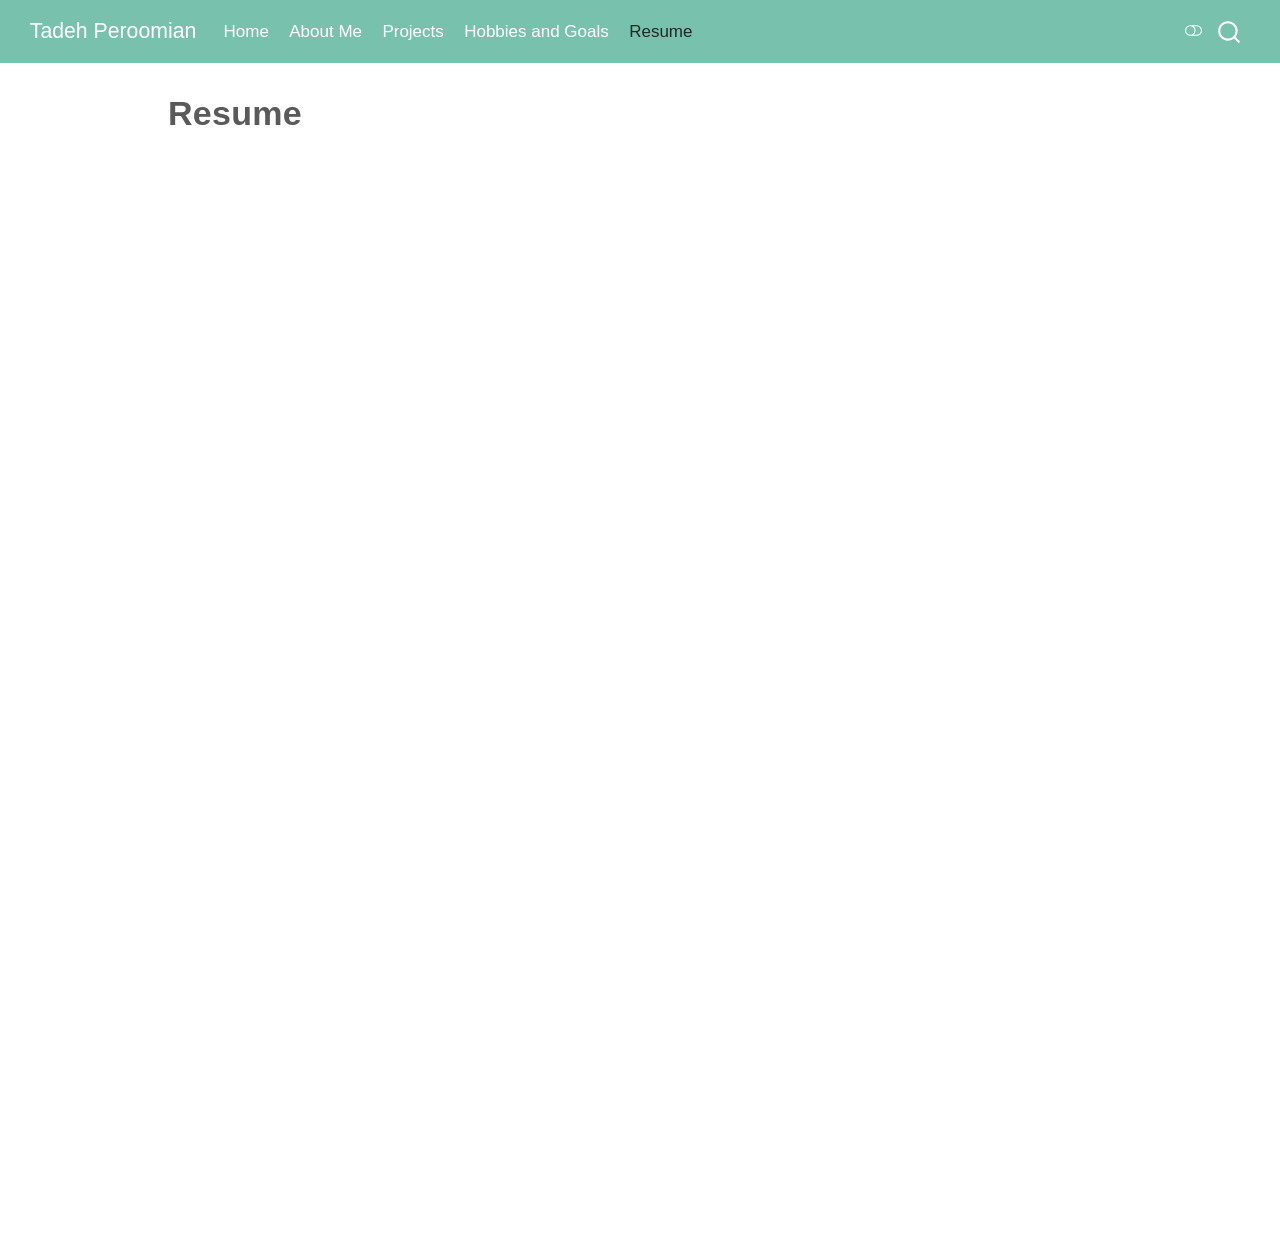
<file: docs/resume.html>
<!DOCTYPE html>
<html xmlns="http://www.w3.org/1999/xhtml" lang="en" xml:lang="en"><head>

<meta charset="utf-8">
<meta name="generator" content="quarto-1.9.36">

<meta name="viewport" content="width=device-width, initial-scale=1.0, user-scalable=yes">


<title>Resume – Tadeh Peroomian</title>
<style>
/* Default styles provided by pandoc.
** See https://pandoc.org/MANUAL.html#variables-for-html for config info.
*/
code{white-space: pre-wrap;}
span.smallcaps{font-variant: small-caps;}
div.columns{display: flex; gap: min(4vw, 1.5em);}
div.column{flex: auto; overflow-x: auto;}
div.hanging-indent{margin-left: 1.5em; text-indent: -1.5em;}
ul.task-list{list-style: none;}
ul.task-list li input[type="checkbox"] {
  width: 0.8em;
  margin: 0 0.8em 0.2em -1em; /* quarto-specific, see https://github.com/quarto-dev/quarto-cli/issues/4556 */ 
  vertical-align: middle;
}
</style>


<script src="site_libs/quarto-nav/quarto-nav.js"></script>
<script src="site_libs/quarto-nav/headroom.min.js"></script>
<script src="site_libs/clipboard/clipboard.min.js"></script>
<script src="site_libs/quarto-search/autocomplete.umd.js"></script>
<script src="site_libs/quarto-search/fuse.min.js"></script>
<script src="site_libs/quarto-search/quarto-search.js"></script>
<meta name="quarto:offset" content="./">
<script src="site_libs/quarto-html/quarto.js" type="module"></script>
<script src="site_libs/quarto-html/tabsets/tabsets.js" type="module"></script>
<script src="site_libs/quarto-html/popper.min.js"></script>
<script src="site_libs/quarto-html/tippy.umd.min.js"></script>
<script src="site_libs/quarto-html/anchor.min.js"></script>
<link href="site_libs/quarto-html/tippy.css" rel="stylesheet">
<link href="site_libs/quarto-html/quarto-syntax-highlighting-845c23b38eaddc0f92fda52bfe77a8c8.css" rel="stylesheet" class="quarto-color-scheme" id="quarto-text-highlighting-styles">
<link href="site_libs/quarto-html/quarto-syntax-highlighting-dark-f418161beb48e0141c760e455f12af2c.css" rel="stylesheet" class="quarto-color-scheme quarto-color-alternate" id="quarto-text-highlighting-styles">
<link href="site_libs/quarto-html/quarto-syntax-highlighting-845c23b38eaddc0f92fda52bfe77a8c8.css" rel="stylesheet" class="quarto-color-scheme-extra" id="quarto-text-highlighting-styles">
<script src="site_libs/bootstrap/bootstrap.min.js"></script>
<link href="site_libs/bootstrap/bootstrap-icons.css" rel="stylesheet">
<link href="site_libs/bootstrap/bootstrap-c8d117f1bb711f09b09868b94ee7a64d.min.css" rel="stylesheet" append-hash="true" class="quarto-color-scheme" id="quarto-bootstrap" data-mode="light">
<link href="site_libs/bootstrap/bootstrap-dark-e4aff89870745884cca0a35e9ec57bd7.min.css" rel="stylesheet" append-hash="true" class="quarto-color-scheme quarto-color-alternate" id="quarto-bootstrap" data-mode="dark">
<link href="site_libs/bootstrap/bootstrap-c8d117f1bb711f09b09868b94ee7a64d.min.css" rel="stylesheet" append-hash="true" class="quarto-color-scheme-extra" id="quarto-bootstrap" data-mode="light">
<script id="quarto-search-options" type="application/json">{
  "location": "navbar",
  "copy-button": false,
  "collapse-after": 3,
  "panel-placement": "end",
  "type": "overlay",
  "limit": 50,
  "keyboard-shortcut": [
    "f",
    "/",
    "s"
  ],
  "show-item-context": false,
  "language": {
    "search-no-results-text": "No results",
    "search-matching-documents-text": "matching documents",
    "search-copy-link-title": "Copy link to search",
    "search-hide-matches-text": "Hide additional matches",
    "search-more-match-text": "more match in this document",
    "search-more-matches-text": "more matches in this document",
    "search-clear-button-title": "Clear",
    "search-text-placeholder": "",
    "search-detached-cancel-button-title": "Cancel",
    "search-submit-button-title": "Submit",
    "search-label": "Search"
  }
}</script>


<link rel="stylesheet" href="styles.css">
</head>

<body class="nav-fixed quarto-light"><script id="quarto-html-before-body" type="application/javascript">
    const toggleBodyColorMode = (bsSheetEl) => {
      const mode = bsSheetEl.getAttribute("data-mode");
      const bodyEl = window.document.querySelector("body");
      if (mode === "dark") {
        bodyEl.classList.add("quarto-dark");
        bodyEl.classList.remove("quarto-light");
      } else {
        bodyEl.classList.add("quarto-light");
        bodyEl.classList.remove("quarto-dark");
      }
    }
    const toggleBodyColorPrimary = () => {
      const bsSheetEl = window.document.querySelector("link#quarto-bootstrap:not([rel=disabled-stylesheet])");
      if (bsSheetEl) {
        toggleBodyColorMode(bsSheetEl);
      }
    }
    const setColorSchemeToggle = (alternate) => {
      const toggles = window.document.querySelectorAll('.quarto-color-scheme-toggle');
      for (let i=0; i < toggles.length; i++) {
        const toggle = toggles[i];
        if (toggle) {
          if (alternate) {
            toggle.classList.add("alternate");
          } else {
            toggle.classList.remove("alternate");
          }
        }
      }
    };
    const toggleColorMode = (alternate) => {
      // Switch the stylesheets
      const primaryStylesheets = window.document.querySelectorAll('link.quarto-color-scheme:not(.quarto-color-alternate)');
      const alternateStylesheets = window.document.querySelectorAll('link.quarto-color-scheme.quarto-color-alternate');
      manageTransitions('#quarto-margin-sidebar .nav-link', false);
      if (alternate) {
        // note: dark is layered on light, we don't disable primary!
        enableStylesheet(alternateStylesheets);
        for (const sheetNode of alternateStylesheets) {
          if (sheetNode.id === "quarto-bootstrap") {
            toggleBodyColorMode(sheetNode);
          }
        }
      } else {
        disableStylesheet(alternateStylesheets);
        enableStylesheet(primaryStylesheets)
        toggleBodyColorPrimary();
      }
      manageTransitions('#quarto-margin-sidebar .nav-link', true);
      // Switch the toggles
      setColorSchemeToggle(alternate)
      // Hack to workaround the fact that safari doesn't
      // properly recolor the scrollbar when toggling (#1455)
      if (navigator.userAgent.indexOf('Safari') > 0 && navigator.userAgent.indexOf('Chrome') == -1) {
        manageTransitions("body", false);
        window.scrollTo(0, 1);
        setTimeout(() => {
          window.scrollTo(0, 0);
          manageTransitions("body", true);
        }, 40);
      }
    }
    const disableStylesheet = (stylesheets) => {
      for (let i=0; i < stylesheets.length; i++) {
        const stylesheet = stylesheets[i];
        stylesheet.rel = 'disabled-stylesheet';
      }
    }
    const enableStylesheet = (stylesheets) => {
      for (let i=0; i < stylesheets.length; i++) {
        const stylesheet = stylesheets[i];
        if(stylesheet.rel !== 'stylesheet') { // for Chrome, which will still FOUC without this check
          stylesheet.rel = 'stylesheet';
        }
      }
    }
    const manageTransitions = (selector, allowTransitions) => {
      const els = window.document.querySelectorAll(selector);
      for (let i=0; i < els.length; i++) {
        const el = els[i];
        if (allowTransitions) {
          el.classList.remove('notransition');
        } else {
          el.classList.add('notransition');
        }
      }
    }
    const isFileUrl = () => {
      return window.location.protocol === 'file:';
    }
    const hasAlternateSentinel = () => {
      let styleSentinel = getColorSchemeSentinel();
      if (styleSentinel !== null) {
        return styleSentinel === "alternate";
      } else {
        return false;
      }
    }
    const setStyleSentinel = (alternate) => {
      const value = alternate ? "alternate" : "default";
      if (!isFileUrl()) {
        window.localStorage.setItem("quarto-color-scheme", value);
      } else {
        localAlternateSentinel = value;
      }
    }
    const getColorSchemeSentinel = () => {
      if (!isFileUrl()) {
        const storageValue = window.localStorage.getItem("quarto-color-scheme");
        return storageValue != null ? storageValue : localAlternateSentinel;
      } else {
        return localAlternateSentinel;
      }
    }
    const toggleGiscusIfUsed = (isAlternate, darkModeDefault) => {
      const baseTheme = document.querySelector('#giscus-base-theme')?.value ?? 'light';
      const alternateTheme = document.querySelector('#giscus-alt-theme')?.value ?? 'dark';
      let newTheme = '';
      if(authorPrefersDark) {
        newTheme = isAlternate ? baseTheme : alternateTheme;
      } else {
        newTheme = isAlternate ? alternateTheme : baseTheme;
      }
      const changeGiscusTheme = () => {
        // From: https://github.com/giscus/giscus/issues/336
        const sendMessage = (message) => {
          const iframe = document.querySelector('iframe.giscus-frame');
          if (!iframe) return;
          iframe.contentWindow.postMessage({ giscus: message }, 'https://giscus.app');
        }
        sendMessage({
          setConfig: {
            theme: newTheme
          }
        });
      }
      const isGiscussLoaded = window.document.querySelector('iframe.giscus-frame') !== null;
      if (isGiscussLoaded) {
        changeGiscusTheme();
      }
    };
    const authorPrefersDark = false;
    const darkModeDefault = authorPrefersDark;
      document.querySelector('link#quarto-text-highlighting-styles.quarto-color-scheme-extra').rel = 'disabled-stylesheet';
      document.querySelector('link#quarto-bootstrap.quarto-color-scheme-extra').rel = 'disabled-stylesheet';
    let localAlternateSentinel = darkModeDefault ? 'alternate' : 'default';
    // Dark / light mode switch
    window.quartoToggleColorScheme = () => {
      // Read the current dark / light value
      let toAlternate = !hasAlternateSentinel();
      toggleColorMode(toAlternate);
      setStyleSentinel(toAlternate);
      toggleGiscusIfUsed(toAlternate, darkModeDefault);
      window.dispatchEvent(new Event('resize'));
    };
    // Switch to dark mode if need be
    if (hasAlternateSentinel()) {
      toggleColorMode(true);
    } else {
      toggleColorMode(false);
    }
  </script>

<div id="quarto-search-results"></div>
  <header id="quarto-header" class="headroom fixed-top">
    <nav class="navbar navbar-expand-lg " data-bs-theme="dark">
      <div class="navbar-container container-fluid">
      <div class="navbar-brand-container mx-auto">
    <a class="navbar-brand" href="./index.html">
    <span class="navbar-title">Tadeh Peroomian</span>
    </a>
  </div>
            <div id="quarto-search" class="" title="Search"></div>
          <button class="navbar-toggler" type="button" data-bs-toggle="collapse" data-bs-target="#navbarCollapse" aria-controls="navbarCollapse" role="menu" aria-expanded="false" aria-label="Toggle navigation" onclick="if (window.quartoToggleHeadroom) { window.quartoToggleHeadroom(); }">
  <span class="navbar-toggler-icon"></span>
</button>
          <div class="collapse navbar-collapse" id="navbarCollapse">
            <ul class="navbar-nav navbar-nav-scroll me-auto">
  <li class="nav-item">
    <a class="nav-link" href="./index.html"> 
<span class="menu-text">Home</span></a>
  </li>  
  <li class="nav-item">
    <a class="nav-link" href="./about.html"> 
<span class="menu-text">About Me</span></a>
  </li>  
  <li class="nav-item">
    <a class="nav-link" href="./projects.html"> 
<span class="menu-text">Projects</span></a>
  </li>  
  <li class="nav-item">
    <a class="nav-link" href="./hobbies_and_goals.html"> 
<span class="menu-text">Hobbies and Goals</span></a>
  </li>  
  <li class="nav-item">
    <a class="nav-link active" href="./resume.html" aria-current="page"> 
<span class="menu-text">Resume</span></a>
  </li>  
</ul>
          </div> <!-- /navcollapse -->
            <div class="quarto-navbar-tools">
  <a href="" class="quarto-color-scheme-toggle quarto-navigation-tool  px-1" onclick="window.quartoToggleColorScheme(); return false;" title="Toggle dark mode"><i class="bi"></i></a>
</div>
      </div> <!-- /container-fluid -->
    </nav>
</header>
<!-- content -->
<div id="quarto-content" class="quarto-container page-columns page-rows-contents page-layout-article page-navbar">
<!-- sidebar -->
<!-- margin-sidebar -->
    <div id="quarto-margin-sidebar" class="sidebar margin-sidebar zindex-bottom">
        
    </div>
<!-- main -->
<main class="content" id="quarto-document-content">


<header id="title-block-header" class="quarto-title-block default">
<div class="quarto-title">
<h1 class="title">Resume</h1>
</div>



<div class="quarto-title-meta">

    
  
    
  </div>
  


</header>


<iframe src="Resume/resume_for_website.pdf" width="100%" height="1000px">
</iframe>



</main> <!-- /main -->
<script id="quarto-html-after-body" type="application/javascript">
  window.document.addEventListener("DOMContentLoaded", function (event) {
    // Ensure there is a toggle, if there isn't float one in the top right
    if (window.document.querySelector('.quarto-color-scheme-toggle') === null) {
      const a = window.document.createElement('a');
      a.classList.add('top-right');
      a.classList.add('quarto-color-scheme-toggle');
      a.href = "";
      a.onclick = function() { try { window.quartoToggleColorScheme(); } catch {} return false; };
      const i = window.document.createElement("i");
      i.classList.add('bi');
      a.appendChild(i);
      window.document.body.appendChild(a);
    }
    setColorSchemeToggle(hasAlternateSentinel())
    const icon = "";
    const anchorJS = new window.AnchorJS();
    anchorJS.options = {
      placement: 'right',
      icon: icon
    };
    anchorJS.add('.anchored');
    const isCodeAnnotation = (el) => {
      for (const clz of el.classList) {
        if (clz.startsWith('code-annotation-')) {                     
          return true;
        }
      }
      return false;
    }
    const onCopySuccess = function(e) {
      // button target
      const button = e.trigger;
      // don't keep focus
      button.blur();
      // flash "checked"
      button.classList.add('code-copy-button-checked');
      var currentTitle = button.getAttribute("title");
      button.setAttribute("title", "Copied!");
      let tooltip;
      if (window.bootstrap) {
        button.setAttribute("data-bs-toggle", "tooltip");
        button.setAttribute("data-bs-placement", "left");
        button.setAttribute("data-bs-title", "Copied!");
        tooltip = new bootstrap.Tooltip(button, 
          { trigger: "manual", 
            customClass: "code-copy-button-tooltip",
            offset: [0, -8]});
        tooltip.show();    
      }
      setTimeout(function() {
        if (tooltip) {
          tooltip.hide();
          button.removeAttribute("data-bs-title");
          button.removeAttribute("data-bs-toggle");
          button.removeAttribute("data-bs-placement");
        }
        button.setAttribute("title", currentTitle);
        button.classList.remove('code-copy-button-checked');
      }, 1000);
      // clear code selection
      e.clearSelection();
    }
    const getTextToCopy = function(trigger) {
      const outerScaffold = trigger.parentElement.cloneNode(true);
      const codeEl = outerScaffold.querySelector('code');
      for (const childEl of codeEl.children) {
        if (isCodeAnnotation(childEl)) {
          childEl.remove();
        }
      }
      return codeEl.innerText;
    }
    const clipboard = new window.ClipboardJS('.code-copy-button:not([data-in-quarto-modal])', {
      text: getTextToCopy
    });
    clipboard.on('success', onCopySuccess);
    if (window.document.getElementById('quarto-embedded-source-code-modal')) {
      const clipboardModal = new window.ClipboardJS('.code-copy-button[data-in-quarto-modal]', {
        text: getTextToCopy,
        container: window.document.getElementById('quarto-embedded-source-code-modal')
      });
      clipboardModal.on('success', onCopySuccess);
    }
      var localhostRegex = new RegExp(/^(?:http|https):\/\/localhost\:?[0-9]*\//);
      var mailtoRegex = new RegExp(/^mailto:/);
        var filterRegex = new RegExp('/' + window.location.host + '/');
      var isInternal = (href) => {
          return filterRegex.test(href) || localhostRegex.test(href) || mailtoRegex.test(href);
      }
      // Inspect non-navigation links and adorn them if external
     var links = window.document.querySelectorAll('a[href]:not(.nav-link):not(.navbar-brand):not(.toc-action):not(.sidebar-link):not(.sidebar-item-toggle):not(.pagination-link):not(.no-external):not([aria-hidden]):not(.dropdown-item):not(.quarto-navigation-tool):not(.about-link)');
      for (var i=0; i<links.length; i++) {
        const link = links[i];
        if (!isInternal(link.href)) {
          // undo the damage that might have been done by quarto-nav.js in the case of
          // links that we want to consider external
          if (link.dataset.originalHref !== undefined) {
            link.href = link.dataset.originalHref;
          }
        }
      }
    function tippyHover(el, contentFn, onTriggerFn, onUntriggerFn) {
      const config = {
        allowHTML: true,
        maxWidth: 500,
        delay: 100,
        arrow: false,
        appendTo: function(el) {
            return el.parentElement;
        },
        interactive: true,
        interactiveBorder: 10,
        theme: 'quarto',
        placement: 'bottom-start',
      };
      if (contentFn) {
        config.content = contentFn;
      }
      if (onTriggerFn) {
        config.onTrigger = onTriggerFn;
      }
      if (onUntriggerFn) {
        config.onUntrigger = onUntriggerFn;
      }
      window.tippy(el, config); 
    }
    const noterefs = window.document.querySelectorAll('a[role="doc-noteref"]');
    for (var i=0; i<noterefs.length; i++) {
      const ref = noterefs[i];
      tippyHover(ref, function() {
        // use id or data attribute instead here
        let href = ref.getAttribute('data-footnote-href') || ref.getAttribute('href');
        try { href = new URL(href).hash; } catch {}
        const id = href.replace(/^#\/?/, "");
        const note = window.document.getElementById(id);
        if (note) {
          return note.innerHTML;
        } else {
          return "";
        }
      });
    }
    const xrefs = window.document.querySelectorAll('a.quarto-xref');
    const processXRef = (id, note) => {
      // Strip column container classes
      const stripColumnClz = (el) => {
        el.classList.remove("page-full", "page-columns");
        if (el.children) {
          for (const child of el.children) {
            stripColumnClz(child);
          }
        }
      }
      stripColumnClz(note)
      if (id === null || id.startsWith('sec-')) {
        // Special case sections, only their first couple elements
        const container = document.createElement("div");
        if (note.children && note.children.length > 2) {
          container.appendChild(note.children[0].cloneNode(true));
          for (let i = 1; i < note.children.length; i++) {
            const child = note.children[i];
            if (child.tagName === "P" && child.innerText === "") {
              continue;
            } else {
              container.appendChild(child.cloneNode(true));
              break;
            }
          }
          if (window.Quarto?.typesetMath) {
            window.Quarto.typesetMath(container);
          }
          return container.innerHTML
        } else {
          if (window.Quarto?.typesetMath) {
            window.Quarto.typesetMath(note);
          }
          return note.innerHTML;
        }
      } else {
        // Remove any anchor links if they are present
        const anchorLink = note.querySelector('a.anchorjs-link');
        if (anchorLink) {
          anchorLink.remove();
        }
        if (window.Quarto?.typesetMath) {
          window.Quarto.typesetMath(note);
        }
        if (note.classList.contains("callout")) {
          return note.outerHTML;
        } else {
          return note.innerHTML;
        }
      }
    }
    for (var i=0; i<xrefs.length; i++) {
      const xref = xrefs[i];
      tippyHover(xref, undefined, function(instance) {
        instance.disable();
        let url = xref.getAttribute('href');
        let hash = undefined; 
        if (url.startsWith('#')) {
          hash = url;
        } else {
          try { hash = new URL(url).hash; } catch {}
        }
        if (hash) {
          const id = hash.replace(/^#\/?/, "");
          const note = window.document.getElementById(id);
          if (note !== null) {
            try {
              const html = processXRef(id, note.cloneNode(true));
              instance.setContent(html);
            } finally {
              instance.enable();
              instance.show();
            }
          } else {
            // See if we can fetch this
            fetch(url.split('#')[0])
            .then(res => res.text())
            .then(html => {
              const parser = new DOMParser();
              const htmlDoc = parser.parseFromString(html, "text/html");
              const note = htmlDoc.getElementById(id);
              if (note !== null) {
                const html = processXRef(id, note);
                instance.setContent(html);
              } 
            }).finally(() => {
              instance.enable();
              instance.show();
            });
          }
        } else {
          // See if we can fetch a full url (with no hash to target)
          // This is a special case and we should probably do some content thinning / targeting
          fetch(url)
          .then(res => res.text())
          .then(html => {
            const parser = new DOMParser();
            const htmlDoc = parser.parseFromString(html, "text/html");
            const note = htmlDoc.querySelector('main.content');
            if (note !== null) {
              // This should only happen for chapter cross references
              // (since there is no id in the URL)
              // remove the first header
              if (note.children.length > 0 && note.children[0].tagName === "HEADER") {
                note.children[0].remove();
              }
              const html = processXRef(null, note);
              instance.setContent(html);
            } 
          }).finally(() => {
            instance.enable();
            instance.show();
          });
        }
      }, function(instance) {
      });
    }
        let selectedAnnoteEl;
        const selectorForAnnotation = ( cell, annotation) => {
          let cellAttr = 'data-code-cell="' + cell + '"';
          let lineAttr = 'data-code-annotation="' +  annotation + '"';
          const selector = 'span[' + cellAttr + '][' + lineAttr + ']';
          return selector;
        }
        const selectCodeLines = (annoteEl) => {
          const doc = window.document;
          const targetCell = annoteEl.getAttribute("data-target-cell");
          const targetAnnotation = annoteEl.getAttribute("data-target-annotation");
          const annoteSpan = window.document.querySelector(selectorForAnnotation(targetCell, targetAnnotation));
          const lines = annoteSpan.getAttribute("data-code-lines").split(",");
          const lineIds = lines.map((line) => {
            return targetCell + "-" + line;
          })
          let top = null;
          let height = null;
          let parent = null;
          if (lineIds.length > 0) {
              //compute the position of the single el (top and bottom and make a div)
              const el = window.document.getElementById(lineIds[0]);
              top = el.offsetTop;
              height = el.offsetHeight;
              parent = el.parentElement.parentElement;
            if (lineIds.length > 1) {
              const lastEl = window.document.getElementById(lineIds[lineIds.length - 1]);
              const bottom = lastEl.offsetTop + lastEl.offsetHeight;
              height = bottom - top;
            }
            if (top !== null && height !== null && parent !== null) {
              // cook up a div (if necessary) and position it 
              let div = window.document.getElementById("code-annotation-line-highlight");
              if (div === null) {
                div = window.document.createElement("div");
                div.setAttribute("id", "code-annotation-line-highlight");
                div.style.position = 'absolute';
                parent.appendChild(div);
              }
              div.style.top = top - 2 + "px";
              div.style.height = height + 4 + "px";
              div.style.left = 0;
              let gutterDiv = window.document.getElementById("code-annotation-line-highlight-gutter");
              if (gutterDiv === null) {
                gutterDiv = window.document.createElement("div");
                gutterDiv.setAttribute("id", "code-annotation-line-highlight-gutter");
                gutterDiv.style.position = 'absolute';
                const codeCell = window.document.getElementById(targetCell);
                const gutter = codeCell.querySelector('.code-annotation-gutter');
                gutter.appendChild(gutterDiv);
              }
              gutterDiv.style.top = top - 2 + "px";
              gutterDiv.style.height = height + 4 + "px";
            }
            selectedAnnoteEl = annoteEl;
          }
        };
        const unselectCodeLines = () => {
          const elementsIds = ["code-annotation-line-highlight", "code-annotation-line-highlight-gutter"];
          elementsIds.forEach((elId) => {
            const div = window.document.getElementById(elId);
            if (div) {
              div.remove();
            }
          });
          selectedAnnoteEl = undefined;
        };
          // Handle positioning of the toggle
      window.addEventListener(
        "resize",
        throttle(() => {
          elRect = undefined;
          if (selectedAnnoteEl) {
            selectCodeLines(selectedAnnoteEl);
          }
        }, 10)
      );
      function throttle(fn, ms) {
      let throttle = false;
      let timer;
        return (...args) => {
          if(!throttle) { // first call gets through
              fn.apply(this, args);
              throttle = true;
          } else { // all the others get throttled
              if(timer) clearTimeout(timer); // cancel #2
              timer = setTimeout(() => {
                fn.apply(this, args);
                timer = throttle = false;
              }, ms);
          }
        };
      }
        // Attach click handler to the DT
        const annoteDls = window.document.querySelectorAll('dt[data-target-cell]');
        for (const annoteDlNode of annoteDls) {
          annoteDlNode.addEventListener('click', (event) => {
            const clickedEl = event.target;
            if (clickedEl !== selectedAnnoteEl) {
              unselectCodeLines();
              const activeEl = window.document.querySelector('dt[data-target-cell].code-annotation-active');
              if (activeEl) {
                activeEl.classList.remove('code-annotation-active');
              }
              selectCodeLines(clickedEl);
              clickedEl.classList.add('code-annotation-active');
            } else {
              // Unselect the line
              unselectCodeLines();
              clickedEl.classList.remove('code-annotation-active');
            }
          });
        }
    const findCites = (el) => {
      const parentEl = el.parentElement;
      if (parentEl) {
        const cites = parentEl.dataset.cites;
        if (cites) {
          return {
            el,
            cites: cites.split(' ')
          };
        } else {
          return findCites(el.parentElement)
        }
      } else {
        return undefined;
      }
    };
    var bibliorefs = window.document.querySelectorAll('a[role="doc-biblioref"]');
    for (var i=0; i<bibliorefs.length; i++) {
      const ref = bibliorefs[i];
      const citeInfo = findCites(ref);
      if (citeInfo) {
        tippyHover(citeInfo.el, function() {
          var popup = window.document.createElement('div');
          citeInfo.cites.forEach(function(cite) {
            var citeDiv = window.document.createElement('div');
            citeDiv.classList.add('hanging-indent');
            citeDiv.classList.add('csl-entry');
            var biblioDiv = window.document.getElementById('ref-' + cite);
            if (biblioDiv) {
              citeDiv.innerHTML = biblioDiv.innerHTML;
            }
            popup.appendChild(citeDiv);
          });
          return popup.innerHTML;
        });
      }
    }
  });
  </script>
</div> <!-- /content -->




</body></html>
</file>
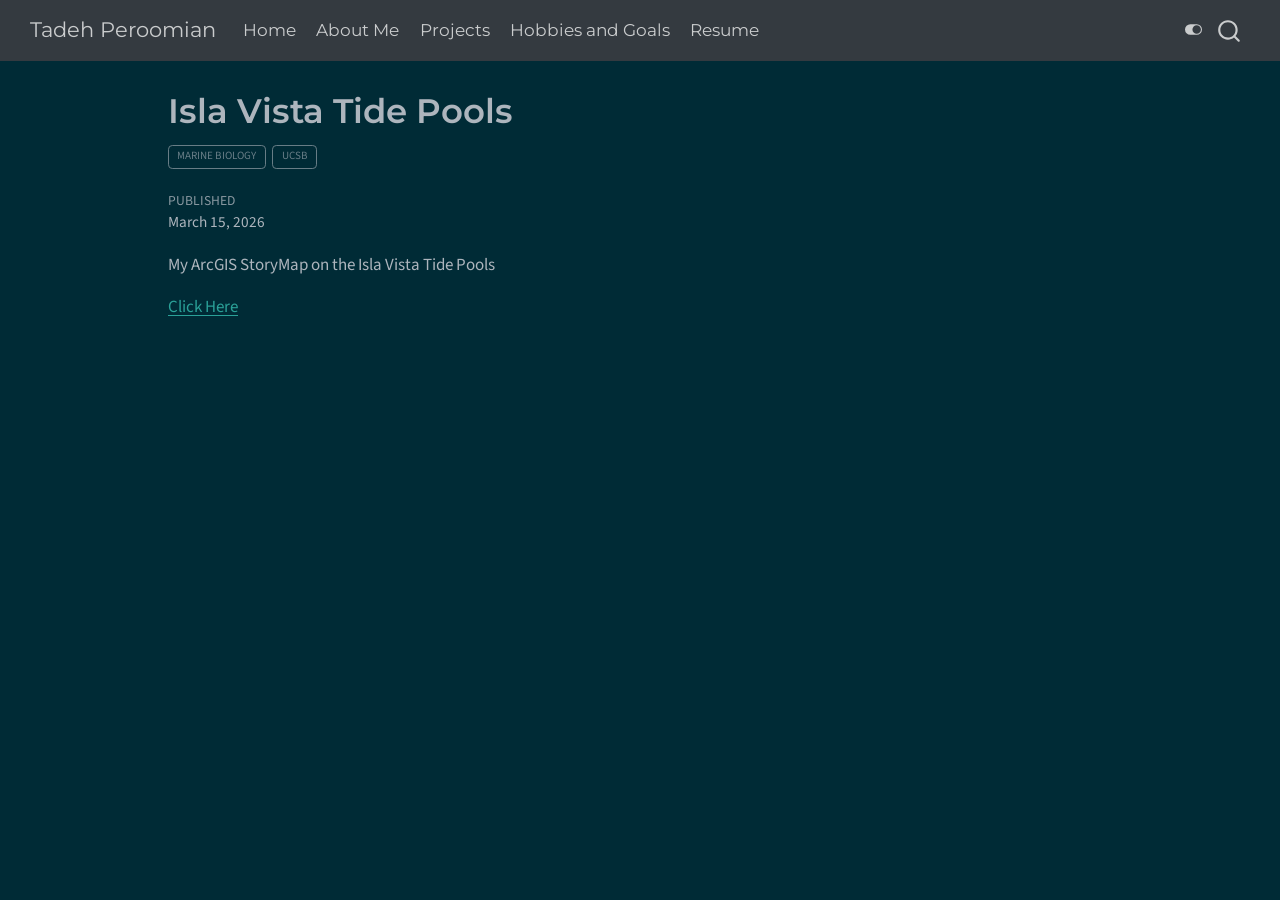
<file: docs/blog_posts/iv_tide_pools.html>
<!DOCTYPE html>
<html xmlns="http://www.w3.org/1999/xhtml" lang="en" xml:lang="en"><head>

<meta charset="utf-8">
<meta name="generator" content="quarto-1.9.36">

<meta name="viewport" content="width=device-width, initial-scale=1.0, user-scalable=yes">

<meta name="dcterms.date" content="2026-03-15">

<title>Isla Vista Tide Pools – Tadeh Peroomian</title>
<style>
/* Default styles provided by pandoc.
** See https://pandoc.org/MANUAL.html#variables-for-html for config info.
*/
code{white-space: pre-wrap;}
span.smallcaps{font-variant: small-caps;}
div.columns{display: flex; gap: min(4vw, 1.5em);}
div.column{flex: auto; overflow-x: auto;}
div.hanging-indent{margin-left: 1.5em; text-indent: -1.5em;}
ul.task-list{list-style: none;}
ul.task-list li input[type="checkbox"] {
  width: 0.8em;
  margin: 0 0.8em 0.2em -1em; /* quarto-specific, see https://github.com/quarto-dev/quarto-cli/issues/4556 */ 
  vertical-align: middle;
}
</style>


<script src="../site_libs/quarto-nav/quarto-nav.js"></script>
<script src="../site_libs/quarto-nav/headroom.min.js"></script>
<script src="../site_libs/clipboard/clipboard.min.js"></script>
<script src="../site_libs/quarto-search/autocomplete.umd.js"></script>
<script src="../site_libs/quarto-search/fuse.min.js"></script>
<script src="../site_libs/quarto-search/quarto-search.js"></script>
<meta name="quarto:offset" content="../">
<script src="../site_libs/quarto-html/quarto.js" type="module"></script>
<script src="../site_libs/quarto-html/tabsets/tabsets.js" type="module"></script>
<script src="../site_libs/quarto-html/popper.min.js"></script>
<script src="../site_libs/quarto-html/tippy.umd.min.js"></script>
<script src="../site_libs/quarto-html/anchor.min.js"></script>
<link href="../site_libs/quarto-html/tippy.css" rel="stylesheet">
<link href="../site_libs/quarto-html/quarto-syntax-highlighting-845c23b38eaddc0f92fda52bfe77a8c8.css" rel="stylesheet" class="quarto-color-scheme" id="quarto-text-highlighting-styles">
<link href="../site_libs/quarto-html/quarto-syntax-highlighting-dark-f418161beb48e0141c760e455f12af2c.css" rel="stylesheet" class="quarto-color-scheme quarto-color-alternate" id="quarto-text-highlighting-styles">
<script src="../site_libs/bootstrap/bootstrap.min.js"></script>
<link href="../site_libs/bootstrap/bootstrap-icons.css" rel="stylesheet">
<link href="../site_libs/bootstrap/bootstrap-4397f41838bf6696a92fdfbed53ac40c.min.css" rel="stylesheet" append-hash="true" class="quarto-color-scheme" id="quarto-bootstrap" data-mode="light">
<link href="../site_libs/bootstrap/bootstrap-dark-4d72738a521f03bda770c6fbcc444206.min.css" rel="stylesheet" append-hash="true" class="quarto-color-scheme quarto-color-alternate" id="quarto-bootstrap" data-mode="dark">
<script id="quarto-search-options" type="application/json">{
  "location": "navbar",
  "copy-button": false,
  "collapse-after": 3,
  "panel-placement": "end",
  "type": "overlay",
  "limit": 50,
  "keyboard-shortcut": [
    "f",
    "/",
    "s"
  ],
  "show-item-context": false,
  "language": {
    "search-no-results-text": "No results",
    "search-matching-documents-text": "matching documents",
    "search-copy-link-title": "Copy link to search",
    "search-hide-matches-text": "Hide additional matches",
    "search-more-match-text": "more match in this document",
    "search-more-matches-text": "more matches in this document",
    "search-clear-button-title": "Clear",
    "search-text-placeholder": "",
    "search-detached-cancel-button-title": "Cancel",
    "search-submit-button-title": "Submit",
    "search-label": "Search"
  }
}</script>


<link rel="stylesheet" href="../styles.css">
</head>

<body class="nav-fixed quarto-dark"><script id="quarto-html-before-body" type="application/javascript">
    const toggleBodyColorMode = (bsSheetEl) => {
      const mode = bsSheetEl.getAttribute("data-mode");
      const bodyEl = window.document.querySelector("body");
      if (mode === "dark") {
        bodyEl.classList.add("quarto-dark");
        bodyEl.classList.remove("quarto-light");
      } else {
        bodyEl.classList.add("quarto-light");
        bodyEl.classList.remove("quarto-dark");
      }
    }
    const toggleBodyColorPrimary = () => {
      const bsSheetEl = window.document.querySelector("link#quarto-bootstrap:not([rel=disabled-stylesheet])");
      if (bsSheetEl) {
        toggleBodyColorMode(bsSheetEl);
      }
    }
    const setColorSchemeToggle = (alternate) => {
      const toggles = window.document.querySelectorAll('.quarto-color-scheme-toggle');
      for (let i=0; i < toggles.length; i++) {
        const toggle = toggles[i];
        if (toggle) {
          if (alternate) {
            toggle.classList.add("alternate");
          } else {
            toggle.classList.remove("alternate");
          }
        }
      }
    };
    const toggleColorMode = (alternate) => {
      // Switch the stylesheets
      const primaryStylesheets = window.document.querySelectorAll('link.quarto-color-scheme:not(.quarto-color-alternate)');
      const alternateStylesheets = window.document.querySelectorAll('link.quarto-color-scheme.quarto-color-alternate');
      manageTransitions('#quarto-margin-sidebar .nav-link', false);
      if (alternate) {
        // note: dark is layered on light, we don't disable primary!
        enableStylesheet(alternateStylesheets);
        for (const sheetNode of alternateStylesheets) {
          if (sheetNode.id === "quarto-bootstrap") {
            toggleBodyColorMode(sheetNode);
          }
        }
      } else {
        disableStylesheet(alternateStylesheets);
        enableStylesheet(primaryStylesheets)
        toggleBodyColorPrimary();
      }
      manageTransitions('#quarto-margin-sidebar .nav-link', true);
      // Switch the toggles
      setColorSchemeToggle(alternate)
      // Hack to workaround the fact that safari doesn't
      // properly recolor the scrollbar when toggling (#1455)
      if (navigator.userAgent.indexOf('Safari') > 0 && navigator.userAgent.indexOf('Chrome') == -1) {
        manageTransitions("body", false);
        window.scrollTo(0, 1);
        setTimeout(() => {
          window.scrollTo(0, 0);
          manageTransitions("body", true);
        }, 40);
      }
    }
    const disableStylesheet = (stylesheets) => {
      for (let i=0; i < stylesheets.length; i++) {
        const stylesheet = stylesheets[i];
        stylesheet.rel = 'disabled-stylesheet';
      }
    }
    const enableStylesheet = (stylesheets) => {
      for (let i=0; i < stylesheets.length; i++) {
        const stylesheet = stylesheets[i];
        if(stylesheet.rel !== 'stylesheet') { // for Chrome, which will still FOUC without this check
          stylesheet.rel = 'stylesheet';
        }
      }
    }
    const manageTransitions = (selector, allowTransitions) => {
      const els = window.document.querySelectorAll(selector);
      for (let i=0; i < els.length; i++) {
        const el = els[i];
        if (allowTransitions) {
          el.classList.remove('notransition');
        } else {
          el.classList.add('notransition');
        }
      }
    }
    const isFileUrl = () => {
      return window.location.protocol === 'file:';
    }
    const hasAlternateSentinel = () => {
      let styleSentinel = getColorSchemeSentinel();
      if (styleSentinel !== null) {
        return styleSentinel === "alternate";
      } else {
        return false;
      }
    }
    const setStyleSentinel = (alternate) => {
      const value = alternate ? "alternate" : "default";
      if (!isFileUrl()) {
        window.localStorage.setItem("quarto-color-scheme", value);
      } else {
        localAlternateSentinel = value;
      }
    }
    const getColorSchemeSentinel = () => {
      if (!isFileUrl()) {
        const storageValue = window.localStorage.getItem("quarto-color-scheme");
        return storageValue != null ? storageValue : localAlternateSentinel;
      } else {
        return localAlternateSentinel;
      }
    }
    const toggleGiscusIfUsed = (isAlternate, darkModeDefault) => {
      const baseTheme = document.querySelector('#giscus-base-theme')?.value ?? 'light';
      const alternateTheme = document.querySelector('#giscus-alt-theme')?.value ?? 'dark';
      let newTheme = '';
      if(authorPrefersDark) {
        newTheme = isAlternate ? baseTheme : alternateTheme;
      } else {
        newTheme = isAlternate ? alternateTheme : baseTheme;
      }
      const changeGiscusTheme = () => {
        // From: https://github.com/giscus/giscus/issues/336
        const sendMessage = (message) => {
          const iframe = document.querySelector('iframe.giscus-frame');
          if (!iframe) return;
          iframe.contentWindow.postMessage({ giscus: message }, 'https://giscus.app');
        }
        sendMessage({
          setConfig: {
            theme: newTheme
          }
        });
      }
      const isGiscussLoaded = window.document.querySelector('iframe.giscus-frame') !== null;
      if (isGiscussLoaded) {
        changeGiscusTheme();
      }
    };
    const authorPrefersDark = true;
    const darkModeDefault = authorPrefersDark;
    let localAlternateSentinel = darkModeDefault ? 'alternate' : 'default';
    // Dark / light mode switch
    window.quartoToggleColorScheme = () => {
      // Read the current dark / light value
      let toAlternate = !hasAlternateSentinel();
      toggleColorMode(toAlternate);
      setStyleSentinel(toAlternate);
      toggleGiscusIfUsed(toAlternate, darkModeDefault);
      window.dispatchEvent(new Event('resize'));
    };
    // Switch to dark mode if need be
    if (hasAlternateSentinel()) {
      toggleColorMode(true);
    } else {
      toggleColorMode(false);
    }
  </script>

<div id="quarto-search-results"></div>
  <header id="quarto-header" class="headroom fixed-top">
    <nav class="navbar navbar-expand-lg " data-bs-theme="dark">
      <div class="navbar-container container-fluid">
      <div class="navbar-brand-container mx-auto">
    <a class="navbar-brand" href="../index.html">
    <span class="navbar-title">Tadeh Peroomian</span>
    </a>
  </div>
            <div id="quarto-search" class="" title="Search"></div>
          <button class="navbar-toggler" type="button" data-bs-toggle="collapse" data-bs-target="#navbarCollapse" aria-controls="navbarCollapse" role="menu" aria-expanded="false" aria-label="Toggle navigation" onclick="if (window.quartoToggleHeadroom) { window.quartoToggleHeadroom(); }">
  <span class="navbar-toggler-icon"></span>
</button>
          <div class="collapse navbar-collapse" id="navbarCollapse">
            <ul class="navbar-nav navbar-nav-scroll me-auto">
  <li class="nav-item">
    <a class="nav-link" href="../index.html"> 
<span class="menu-text">Home</span></a>
  </li>  
  <li class="nav-item">
    <a class="nav-link" href="../about.html"> 
<span class="menu-text">About Me</span></a>
  </li>  
  <li class="nav-item">
    <a class="nav-link" href="../projects.html"> 
<span class="menu-text">Projects</span></a>
  </li>  
  <li class="nav-item">
    <a class="nav-link" href="../hobbies_and_goals.html"> 
<span class="menu-text">Hobbies and Goals</span></a>
  </li>  
  <li class="nav-item">
    <a class="nav-link" href="../resume.html"> 
<span class="menu-text">Resume</span></a>
  </li>  
</ul>
          </div> <!-- /navcollapse -->
            <div class="quarto-navbar-tools">
  <a href="" class="quarto-color-scheme-toggle quarto-navigation-tool  px-1" onclick="window.quartoToggleColorScheme(); return false;" title="Toggle dark mode"><i class="bi"></i></a>
</div>
      </div> <!-- /container-fluid -->
    </nav>
</header>
<!-- content -->
<div id="quarto-content" class="quarto-container page-columns page-rows-contents page-layout-article page-navbar">
<!-- sidebar -->
<!-- margin-sidebar -->
    <div id="quarto-margin-sidebar" class="sidebar margin-sidebar zindex-bottom">
        
    </div>
<!-- main -->
<main class="content" id="quarto-document-content">


<header id="title-block-header" class="quarto-title-block default">
<div class="quarto-title">
<h1 class="title">Isla Vista Tide Pools</h1>
  <div class="quarto-categories">
    <div class="quarto-category">Marine Biology</div>
    <div class="quarto-category">UCSB</div>
  </div>
  </div>



<div class="quarto-title-meta">

    
    <div>
    <div class="quarto-title-meta-heading">Published</div>
    <div class="quarto-title-meta-contents">
      <p class="date">March 15, 2026</p>
    </div>
  </div>
  
    
  </div>
  


</header>


<p>My ArcGIS StoryMap on the Isla Vista Tide Pools</p>
<p><a href="https://arcg.is/1DDqua1">Click Here</a></p>



</main> <!-- /main -->
<script id="quarto-html-after-body" type="application/javascript">
  window.document.addEventListener("DOMContentLoaded", function (event) {
    // Ensure there is a toggle, if there isn't float one in the top right
    if (window.document.querySelector('.quarto-color-scheme-toggle') === null) {
      const a = window.document.createElement('a');
      a.classList.add('top-right');
      a.classList.add('quarto-color-scheme-toggle');
      a.href = "";
      a.onclick = function() { try { window.quartoToggleColorScheme(); } catch {} return false; };
      const i = window.document.createElement("i");
      i.classList.add('bi');
      a.appendChild(i);
      window.document.body.appendChild(a);
    }
    setColorSchemeToggle(hasAlternateSentinel())
    const icon = "";
    const anchorJS = new window.AnchorJS();
    anchorJS.options = {
      placement: 'right',
      icon: icon
    };
    anchorJS.add('.anchored');
    const isCodeAnnotation = (el) => {
      for (const clz of el.classList) {
        if (clz.startsWith('code-annotation-')) {                     
          return true;
        }
      }
      return false;
    }
    const onCopySuccess = function(e) {
      // button target
      const button = e.trigger;
      // don't keep focus
      button.blur();
      // flash "checked"
      button.classList.add('code-copy-button-checked');
      var currentTitle = button.getAttribute("title");
      button.setAttribute("title", "Copied!");
      let tooltip;
      if (window.bootstrap) {
        button.setAttribute("data-bs-toggle", "tooltip");
        button.setAttribute("data-bs-placement", "left");
        button.setAttribute("data-bs-title", "Copied!");
        tooltip = new bootstrap.Tooltip(button, 
          { trigger: "manual", 
            customClass: "code-copy-button-tooltip",
            offset: [0, -8]});
        tooltip.show();    
      }
      setTimeout(function() {
        if (tooltip) {
          tooltip.hide();
          button.removeAttribute("data-bs-title");
          button.removeAttribute("data-bs-toggle");
          button.removeAttribute("data-bs-placement");
        }
        button.setAttribute("title", currentTitle);
        button.classList.remove('code-copy-button-checked');
      }, 1000);
      // clear code selection
      e.clearSelection();
    }
    const getTextToCopy = function(trigger) {
      const outerScaffold = trigger.parentElement.cloneNode(true);
      const codeEl = outerScaffold.querySelector('code');
      for (const childEl of codeEl.children) {
        if (isCodeAnnotation(childEl)) {
          childEl.remove();
        }
      }
      return codeEl.innerText;
    }
    const clipboard = new window.ClipboardJS('.code-copy-button:not([data-in-quarto-modal])', {
      text: getTextToCopy
    });
    clipboard.on('success', onCopySuccess);
    if (window.document.getElementById('quarto-embedded-source-code-modal')) {
      const clipboardModal = new window.ClipboardJS('.code-copy-button[data-in-quarto-modal]', {
        text: getTextToCopy,
        container: window.document.getElementById('quarto-embedded-source-code-modal')
      });
      clipboardModal.on('success', onCopySuccess);
    }
      var localhostRegex = new RegExp(/^(?:http|https):\/\/localhost\:?[0-9]*\//);
      var mailtoRegex = new RegExp(/^mailto:/);
        var filterRegex = new RegExp('/' + window.location.host + '/');
      var isInternal = (href) => {
          return filterRegex.test(href) || localhostRegex.test(href) || mailtoRegex.test(href);
      }
      // Inspect non-navigation links and adorn them if external
     var links = window.document.querySelectorAll('a[href]:not(.nav-link):not(.navbar-brand):not(.toc-action):not(.sidebar-link):not(.sidebar-item-toggle):not(.pagination-link):not(.no-external):not([aria-hidden]):not(.dropdown-item):not(.quarto-navigation-tool):not(.about-link)');
      for (var i=0; i<links.length; i++) {
        const link = links[i];
        if (!isInternal(link.href)) {
          // undo the damage that might have been done by quarto-nav.js in the case of
          // links that we want to consider external
          if (link.dataset.originalHref !== undefined) {
            link.href = link.dataset.originalHref;
          }
        }
      }
    function tippyHover(el, contentFn, onTriggerFn, onUntriggerFn) {
      const config = {
        allowHTML: true,
        maxWidth: 500,
        delay: 100,
        arrow: false,
        appendTo: function(el) {
            return el.parentElement;
        },
        interactive: true,
        interactiveBorder: 10,
        theme: 'quarto',
        placement: 'bottom-start',
      };
      if (contentFn) {
        config.content = contentFn;
      }
      if (onTriggerFn) {
        config.onTrigger = onTriggerFn;
      }
      if (onUntriggerFn) {
        config.onUntrigger = onUntriggerFn;
      }
      window.tippy(el, config); 
    }
    const noterefs = window.document.querySelectorAll('a[role="doc-noteref"]');
    for (var i=0; i<noterefs.length; i++) {
      const ref = noterefs[i];
      tippyHover(ref, function() {
        // use id or data attribute instead here
        let href = ref.getAttribute('data-footnote-href') || ref.getAttribute('href');
        try { href = new URL(href).hash; } catch {}
        const id = href.replace(/^#\/?/, "");
        const note = window.document.getElementById(id);
        if (note) {
          return note.innerHTML;
        } else {
          return "";
        }
      });
    }
    const xrefs = window.document.querySelectorAll('a.quarto-xref');
    const processXRef = (id, note) => {
      // Strip column container classes
      const stripColumnClz = (el) => {
        el.classList.remove("page-full", "page-columns");
        if (el.children) {
          for (const child of el.children) {
            stripColumnClz(child);
          }
        }
      }
      stripColumnClz(note)
      if (id === null || id.startsWith('sec-')) {
        // Special case sections, only their first couple elements
        const container = document.createElement("div");
        if (note.children && note.children.length > 2) {
          container.appendChild(note.children[0].cloneNode(true));
          for (let i = 1; i < note.children.length; i++) {
            const child = note.children[i];
            if (child.tagName === "P" && child.innerText === "") {
              continue;
            } else {
              container.appendChild(child.cloneNode(true));
              break;
            }
          }
          if (window.Quarto?.typesetMath) {
            window.Quarto.typesetMath(container);
          }
          return container.innerHTML
        } else {
          if (window.Quarto?.typesetMath) {
            window.Quarto.typesetMath(note);
          }
          return note.innerHTML;
        }
      } else {
        // Remove any anchor links if they are present
        const anchorLink = note.querySelector('a.anchorjs-link');
        if (anchorLink) {
          anchorLink.remove();
        }
        if (window.Quarto?.typesetMath) {
          window.Quarto.typesetMath(note);
        }
        if (note.classList.contains("callout")) {
          return note.outerHTML;
        } else {
          return note.innerHTML;
        }
      }
    }
    for (var i=0; i<xrefs.length; i++) {
      const xref = xrefs[i];
      tippyHover(xref, undefined, function(instance) {
        instance.disable();
        let url = xref.getAttribute('href');
        let hash = undefined; 
        if (url.startsWith('#')) {
          hash = url;
        } else {
          try { hash = new URL(url).hash; } catch {}
        }
        if (hash) {
          const id = hash.replace(/^#\/?/, "");
          const note = window.document.getElementById(id);
          if (note !== null) {
            try {
              const html = processXRef(id, note.cloneNode(true));
              instance.setContent(html);
            } finally {
              instance.enable();
              instance.show();
            }
          } else {
            // See if we can fetch this
            fetch(url.split('#')[0])
            .then(res => res.text())
            .then(html => {
              const parser = new DOMParser();
              const htmlDoc = parser.parseFromString(html, "text/html");
              const note = htmlDoc.getElementById(id);
              if (note !== null) {
                const html = processXRef(id, note);
                instance.setContent(html);
              } 
            }).finally(() => {
              instance.enable();
              instance.show();
            });
          }
        } else {
          // See if we can fetch a full url (with no hash to target)
          // This is a special case and we should probably do some content thinning / targeting
          fetch(url)
          .then(res => res.text())
          .then(html => {
            const parser = new DOMParser();
            const htmlDoc = parser.parseFromString(html, "text/html");
            const note = htmlDoc.querySelector('main.content');
            if (note !== null) {
              // This should only happen for chapter cross references
              // (since there is no id in the URL)
              // remove the first header
              if (note.children.length > 0 && note.children[0].tagName === "HEADER") {
                note.children[0].remove();
              }
              const html = processXRef(null, note);
              instance.setContent(html);
            } 
          }).finally(() => {
            instance.enable();
            instance.show();
          });
        }
      }, function(instance) {
      });
    }
        let selectedAnnoteEl;
        const selectorForAnnotation = ( cell, annotation) => {
          let cellAttr = 'data-code-cell="' + cell + '"';
          let lineAttr = 'data-code-annotation="' +  annotation + '"';
          const selector = 'span[' + cellAttr + '][' + lineAttr + ']';
          return selector;
        }
        const selectCodeLines = (annoteEl) => {
          const doc = window.document;
          const targetCell = annoteEl.getAttribute("data-target-cell");
          const targetAnnotation = annoteEl.getAttribute("data-target-annotation");
          const annoteSpan = window.document.querySelector(selectorForAnnotation(targetCell, targetAnnotation));
          const lines = annoteSpan.getAttribute("data-code-lines").split(",");
          const lineIds = lines.map((line) => {
            return targetCell + "-" + line;
          })
          let top = null;
          let height = null;
          let parent = null;
          if (lineIds.length > 0) {
              //compute the position of the single el (top and bottom and make a div)
              const el = window.document.getElementById(lineIds[0]);
              top = el.offsetTop;
              height = el.offsetHeight;
              parent = el.parentElement.parentElement;
            if (lineIds.length > 1) {
              const lastEl = window.document.getElementById(lineIds[lineIds.length - 1]);
              const bottom = lastEl.offsetTop + lastEl.offsetHeight;
              height = bottom - top;
            }
            if (top !== null && height !== null && parent !== null) {
              // cook up a div (if necessary) and position it 
              let div = window.document.getElementById("code-annotation-line-highlight");
              if (div === null) {
                div = window.document.createElement("div");
                div.setAttribute("id", "code-annotation-line-highlight");
                div.style.position = 'absolute';
                parent.appendChild(div);
              }
              div.style.top = top - 2 + "px";
              div.style.height = height + 4 + "px";
              div.style.left = 0;
              let gutterDiv = window.document.getElementById("code-annotation-line-highlight-gutter");
              if (gutterDiv === null) {
                gutterDiv = window.document.createElement("div");
                gutterDiv.setAttribute("id", "code-annotation-line-highlight-gutter");
                gutterDiv.style.position = 'absolute';
                const codeCell = window.document.getElementById(targetCell);
                const gutter = codeCell.querySelector('.code-annotation-gutter');
                gutter.appendChild(gutterDiv);
              }
              gutterDiv.style.top = top - 2 + "px";
              gutterDiv.style.height = height + 4 + "px";
            }
            selectedAnnoteEl = annoteEl;
          }
        };
        const unselectCodeLines = () => {
          const elementsIds = ["code-annotation-line-highlight", "code-annotation-line-highlight-gutter"];
          elementsIds.forEach((elId) => {
            const div = window.document.getElementById(elId);
            if (div) {
              div.remove();
            }
          });
          selectedAnnoteEl = undefined;
        };
          // Handle positioning of the toggle
      window.addEventListener(
        "resize",
        throttle(() => {
          elRect = undefined;
          if (selectedAnnoteEl) {
            selectCodeLines(selectedAnnoteEl);
          }
        }, 10)
      );
      function throttle(fn, ms) {
      let throttle = false;
      let timer;
        return (...args) => {
          if(!throttle) { // first call gets through
              fn.apply(this, args);
              throttle = true;
          } else { // all the others get throttled
              if(timer) clearTimeout(timer); // cancel #2
              timer = setTimeout(() => {
                fn.apply(this, args);
                timer = throttle = false;
              }, ms);
          }
        };
      }
        // Attach click handler to the DT
        const annoteDls = window.document.querySelectorAll('dt[data-target-cell]');
        for (const annoteDlNode of annoteDls) {
          annoteDlNode.addEventListener('click', (event) => {
            const clickedEl = event.target;
            if (clickedEl !== selectedAnnoteEl) {
              unselectCodeLines();
              const activeEl = window.document.querySelector('dt[data-target-cell].code-annotation-active');
              if (activeEl) {
                activeEl.classList.remove('code-annotation-active');
              }
              selectCodeLines(clickedEl);
              clickedEl.classList.add('code-annotation-active');
            } else {
              // Unselect the line
              unselectCodeLines();
              clickedEl.classList.remove('code-annotation-active');
            }
          });
        }
    const findCites = (el) => {
      const parentEl = el.parentElement;
      if (parentEl) {
        const cites = parentEl.dataset.cites;
        if (cites) {
          return {
            el,
            cites: cites.split(' ')
          };
        } else {
          return findCites(el.parentElement)
        }
      } else {
        return undefined;
      }
    };
    var bibliorefs = window.document.querySelectorAll('a[role="doc-biblioref"]');
    for (var i=0; i<bibliorefs.length; i++) {
      const ref = bibliorefs[i];
      const citeInfo = findCites(ref);
      if (citeInfo) {
        tippyHover(citeInfo.el, function() {
          var popup = window.document.createElement('div');
          citeInfo.cites.forEach(function(cite) {
            var citeDiv = window.document.createElement('div');
            citeDiv.classList.add('hanging-indent');
            citeDiv.classList.add('csl-entry');
            var biblioDiv = window.document.getElementById('ref-' + cite);
            if (biblioDiv) {
              citeDiv.innerHTML = biblioDiv.innerHTML;
            }
            popup.appendChild(citeDiv);
          });
          return popup.innerHTML;
        });
      }
    }
  });
  </script>
</div> <!-- /content -->




</body></html>
</file>
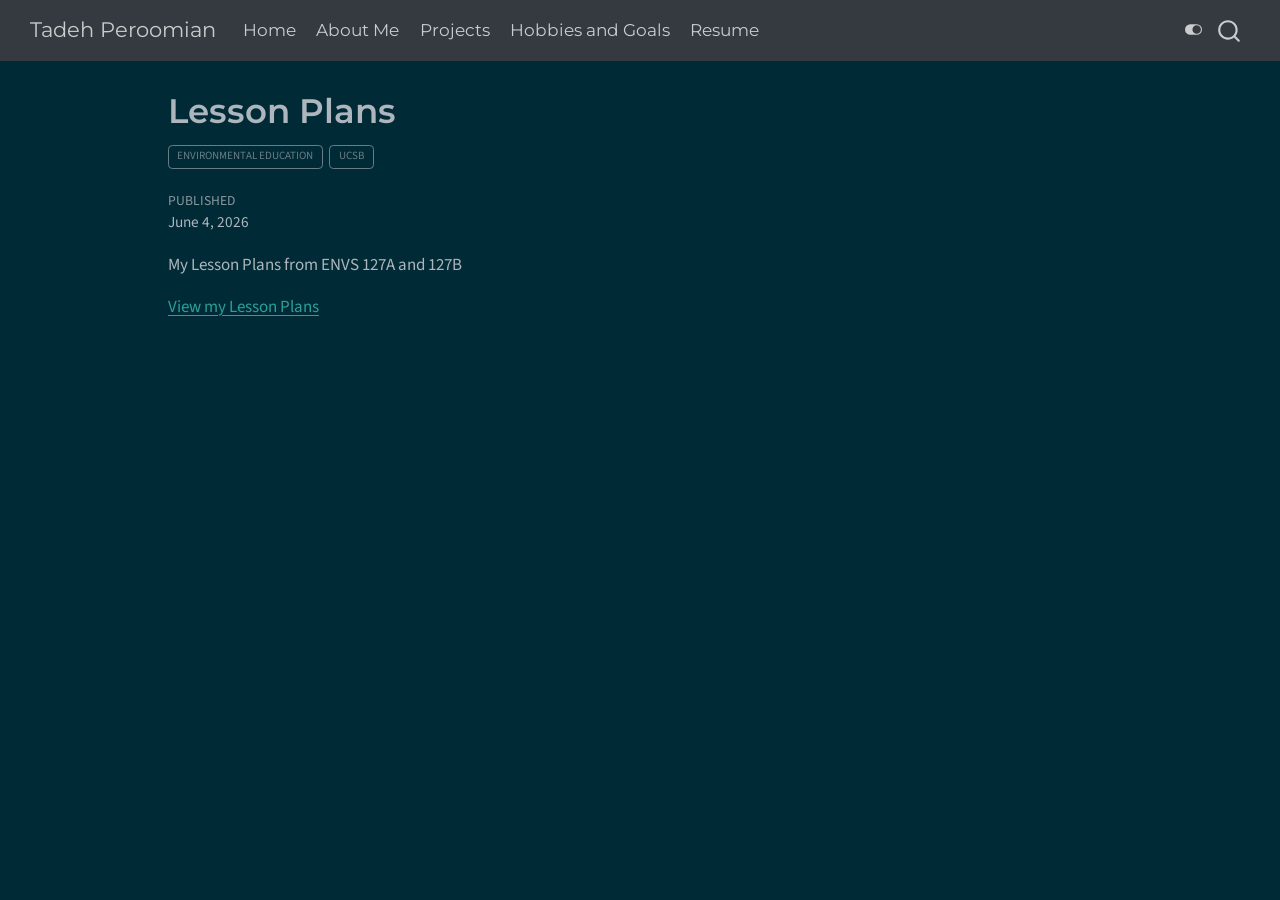
<file: docs/blog_posts/lesson_plans.html>
<!DOCTYPE html>
<html xmlns="http://www.w3.org/1999/xhtml" lang="en" xml:lang="en"><head>

<meta charset="utf-8">
<meta name="generator" content="quarto-1.9.36">

<meta name="viewport" content="width=device-width, initial-scale=1.0, user-scalable=yes">

<meta name="dcterms.date" content="2026-06-04">

<title>Lesson Plans – Tadeh Peroomian</title>
<style>
/* Default styles provided by pandoc.
** See https://pandoc.org/MANUAL.html#variables-for-html for config info.
*/
code{white-space: pre-wrap;}
span.smallcaps{font-variant: small-caps;}
div.columns{display: flex; gap: min(4vw, 1.5em);}
div.column{flex: auto; overflow-x: auto;}
div.hanging-indent{margin-left: 1.5em; text-indent: -1.5em;}
ul.task-list{list-style: none;}
ul.task-list li input[type="checkbox"] {
  width: 0.8em;
  margin: 0 0.8em 0.2em -1em; /* quarto-specific, see https://github.com/quarto-dev/quarto-cli/issues/4556 */ 
  vertical-align: middle;
}
</style>


<script src="../site_libs/quarto-nav/quarto-nav.js"></script>
<script src="../site_libs/quarto-nav/headroom.min.js"></script>
<script src="../site_libs/clipboard/clipboard.min.js"></script>
<script src="../site_libs/quarto-search/autocomplete.umd.js"></script>
<script src="../site_libs/quarto-search/fuse.min.js"></script>
<script src="../site_libs/quarto-search/quarto-search.js"></script>
<meta name="quarto:offset" content="../">
<script src="../site_libs/quarto-html/quarto.js" type="module"></script>
<script src="../site_libs/quarto-html/tabsets/tabsets.js" type="module"></script>
<script src="../site_libs/quarto-html/popper.min.js"></script>
<script src="../site_libs/quarto-html/tippy.umd.min.js"></script>
<script src="../site_libs/quarto-html/anchor.min.js"></script>
<link href="../site_libs/quarto-html/tippy.css" rel="stylesheet">
<link href="../site_libs/quarto-html/quarto-syntax-highlighting-845c23b38eaddc0f92fda52bfe77a8c8.css" rel="stylesheet" class="quarto-color-scheme" id="quarto-text-highlighting-styles">
<link href="../site_libs/quarto-html/quarto-syntax-highlighting-dark-f418161beb48e0141c760e455f12af2c.css" rel="stylesheet" class="quarto-color-scheme quarto-color-alternate" id="quarto-text-highlighting-styles">
<script src="../site_libs/bootstrap/bootstrap.min.js"></script>
<link href="../site_libs/bootstrap/bootstrap-icons.css" rel="stylesheet">
<link href="../site_libs/bootstrap/bootstrap-4397f41838bf6696a92fdfbed53ac40c.min.css" rel="stylesheet" append-hash="true" class="quarto-color-scheme" id="quarto-bootstrap" data-mode="light">
<link href="../site_libs/bootstrap/bootstrap-dark-4d72738a521f03bda770c6fbcc444206.min.css" rel="stylesheet" append-hash="true" class="quarto-color-scheme quarto-color-alternate" id="quarto-bootstrap" data-mode="dark">
<script id="quarto-search-options" type="application/json">{
  "location": "navbar",
  "copy-button": false,
  "collapse-after": 3,
  "panel-placement": "end",
  "type": "overlay",
  "limit": 50,
  "keyboard-shortcut": [
    "f",
    "/",
    "s"
  ],
  "show-item-context": false,
  "language": {
    "search-no-results-text": "No results",
    "search-matching-documents-text": "matching documents",
    "search-copy-link-title": "Copy link to search",
    "search-hide-matches-text": "Hide additional matches",
    "search-more-match-text": "more match in this document",
    "search-more-matches-text": "more matches in this document",
    "search-clear-button-title": "Clear",
    "search-text-placeholder": "",
    "search-detached-cancel-button-title": "Cancel",
    "search-submit-button-title": "Submit",
    "search-label": "Search"
  }
}</script>


<link rel="stylesheet" href="../styles.css">
</head>

<body class="nav-fixed quarto-dark"><script id="quarto-html-before-body" type="application/javascript">
    const toggleBodyColorMode = (bsSheetEl) => {
      const mode = bsSheetEl.getAttribute("data-mode");
      const bodyEl = window.document.querySelector("body");
      if (mode === "dark") {
        bodyEl.classList.add("quarto-dark");
        bodyEl.classList.remove("quarto-light");
      } else {
        bodyEl.classList.add("quarto-light");
        bodyEl.classList.remove("quarto-dark");
      }
    }
    const toggleBodyColorPrimary = () => {
      const bsSheetEl = window.document.querySelector("link#quarto-bootstrap:not([rel=disabled-stylesheet])");
      if (bsSheetEl) {
        toggleBodyColorMode(bsSheetEl);
      }
    }
    const setColorSchemeToggle = (alternate) => {
      const toggles = window.document.querySelectorAll('.quarto-color-scheme-toggle');
      for (let i=0; i < toggles.length; i++) {
        const toggle = toggles[i];
        if (toggle) {
          if (alternate) {
            toggle.classList.add("alternate");
          } else {
            toggle.classList.remove("alternate");
          }
        }
      }
    };
    const toggleColorMode = (alternate) => {
      // Switch the stylesheets
      const primaryStylesheets = window.document.querySelectorAll('link.quarto-color-scheme:not(.quarto-color-alternate)');
      const alternateStylesheets = window.document.querySelectorAll('link.quarto-color-scheme.quarto-color-alternate');
      manageTransitions('#quarto-margin-sidebar .nav-link', false);
      if (alternate) {
        // note: dark is layered on light, we don't disable primary!
        enableStylesheet(alternateStylesheets);
        for (const sheetNode of alternateStylesheets) {
          if (sheetNode.id === "quarto-bootstrap") {
            toggleBodyColorMode(sheetNode);
          }
        }
      } else {
        disableStylesheet(alternateStylesheets);
        enableStylesheet(primaryStylesheets)
        toggleBodyColorPrimary();
      }
      manageTransitions('#quarto-margin-sidebar .nav-link', true);
      // Switch the toggles
      setColorSchemeToggle(alternate)
      // Hack to workaround the fact that safari doesn't
      // properly recolor the scrollbar when toggling (#1455)
      if (navigator.userAgent.indexOf('Safari') > 0 && navigator.userAgent.indexOf('Chrome') == -1) {
        manageTransitions("body", false);
        window.scrollTo(0, 1);
        setTimeout(() => {
          window.scrollTo(0, 0);
          manageTransitions("body", true);
        }, 40);
      }
    }
    const disableStylesheet = (stylesheets) => {
      for (let i=0; i < stylesheets.length; i++) {
        const stylesheet = stylesheets[i];
        stylesheet.rel = 'disabled-stylesheet';
      }
    }
    const enableStylesheet = (stylesheets) => {
      for (let i=0; i < stylesheets.length; i++) {
        const stylesheet = stylesheets[i];
        if(stylesheet.rel !== 'stylesheet') { // for Chrome, which will still FOUC without this check
          stylesheet.rel = 'stylesheet';
        }
      }
    }
    const manageTransitions = (selector, allowTransitions) => {
      const els = window.document.querySelectorAll(selector);
      for (let i=0; i < els.length; i++) {
        const el = els[i];
        if (allowTransitions) {
          el.classList.remove('notransition');
        } else {
          el.classList.add('notransition');
        }
      }
    }
    const isFileUrl = () => {
      return window.location.protocol === 'file:';
    }
    const hasAlternateSentinel = () => {
      let styleSentinel = getColorSchemeSentinel();
      if (styleSentinel !== null) {
        return styleSentinel === "alternate";
      } else {
        return false;
      }
    }
    const setStyleSentinel = (alternate) => {
      const value = alternate ? "alternate" : "default";
      if (!isFileUrl()) {
        window.localStorage.setItem("quarto-color-scheme", value);
      } else {
        localAlternateSentinel = value;
      }
    }
    const getColorSchemeSentinel = () => {
      if (!isFileUrl()) {
        const storageValue = window.localStorage.getItem("quarto-color-scheme");
        return storageValue != null ? storageValue : localAlternateSentinel;
      } else {
        return localAlternateSentinel;
      }
    }
    const toggleGiscusIfUsed = (isAlternate, darkModeDefault) => {
      const baseTheme = document.querySelector('#giscus-base-theme')?.value ?? 'light';
      const alternateTheme = document.querySelector('#giscus-alt-theme')?.value ?? 'dark';
      let newTheme = '';
      if(authorPrefersDark) {
        newTheme = isAlternate ? baseTheme : alternateTheme;
      } else {
        newTheme = isAlternate ? alternateTheme : baseTheme;
      }
      const changeGiscusTheme = () => {
        // From: https://github.com/giscus/giscus/issues/336
        const sendMessage = (message) => {
          const iframe = document.querySelector('iframe.giscus-frame');
          if (!iframe) return;
          iframe.contentWindow.postMessage({ giscus: message }, 'https://giscus.app');
        }
        sendMessage({
          setConfig: {
            theme: newTheme
          }
        });
      }
      const isGiscussLoaded = window.document.querySelector('iframe.giscus-frame') !== null;
      if (isGiscussLoaded) {
        changeGiscusTheme();
      }
    };
    const authorPrefersDark = true;
    const darkModeDefault = authorPrefersDark;
    let localAlternateSentinel = darkModeDefault ? 'alternate' : 'default';
    // Dark / light mode switch
    window.quartoToggleColorScheme = () => {
      // Read the current dark / light value
      let toAlternate = !hasAlternateSentinel();
      toggleColorMode(toAlternate);
      setStyleSentinel(toAlternate);
      toggleGiscusIfUsed(toAlternate, darkModeDefault);
      window.dispatchEvent(new Event('resize'));
    };
    // Switch to dark mode if need be
    if (hasAlternateSentinel()) {
      toggleColorMode(true);
    } else {
      toggleColorMode(false);
    }
  </script>

<div id="quarto-search-results"></div>
  <header id="quarto-header" class="headroom fixed-top">
    <nav class="navbar navbar-expand-lg " data-bs-theme="dark">
      <div class="navbar-container container-fluid">
      <div class="navbar-brand-container mx-auto">
    <a class="navbar-brand" href="../index.html">
    <span class="navbar-title">Tadeh Peroomian</span>
    </a>
  </div>
            <div id="quarto-search" class="" title="Search"></div>
          <button class="navbar-toggler" type="button" data-bs-toggle="collapse" data-bs-target="#navbarCollapse" aria-controls="navbarCollapse" role="menu" aria-expanded="false" aria-label="Toggle navigation" onclick="if (window.quartoToggleHeadroom) { window.quartoToggleHeadroom(); }">
  <span class="navbar-toggler-icon"></span>
</button>
          <div class="collapse navbar-collapse" id="navbarCollapse">
            <ul class="navbar-nav navbar-nav-scroll me-auto">
  <li class="nav-item">
    <a class="nav-link" href="../index.html"> 
<span class="menu-text">Home</span></a>
  </li>  
  <li class="nav-item">
    <a class="nav-link" href="../about.html"> 
<span class="menu-text">About Me</span></a>
  </li>  
  <li class="nav-item">
    <a class="nav-link" href="../projects.html"> 
<span class="menu-text">Projects</span></a>
  </li>  
  <li class="nav-item">
    <a class="nav-link" href="../hobbies_and_goals.html"> 
<span class="menu-text">Hobbies and Goals</span></a>
  </li>  
  <li class="nav-item">
    <a class="nav-link" href="../resume.html"> 
<span class="menu-text">Resume</span></a>
  </li>  
</ul>
          </div> <!-- /navcollapse -->
            <div class="quarto-navbar-tools">
  <a href="" class="quarto-color-scheme-toggle quarto-navigation-tool  px-1" onclick="window.quartoToggleColorScheme(); return false;" title="Toggle dark mode"><i class="bi"></i></a>
</div>
      </div> <!-- /container-fluid -->
    </nav>
</header>
<!-- content -->
<div id="quarto-content" class="quarto-container page-columns page-rows-contents page-layout-article page-navbar">
<!-- sidebar -->
<!-- margin-sidebar -->
    <div id="quarto-margin-sidebar" class="sidebar margin-sidebar zindex-bottom">
        
    </div>
<!-- main -->
<main class="content" id="quarto-document-content">


<header id="title-block-header" class="quarto-title-block default">
<div class="quarto-title">
<h1 class="title">Lesson Plans</h1>
  <div class="quarto-categories">
    <div class="quarto-category">Environmental Education</div>
    <div class="quarto-category">UCSB</div>
  </div>
  </div>



<div class="quarto-title-meta">

    
    <div>
    <div class="quarto-title-meta-heading">Published</div>
    <div class="quarto-title-meta-contents">
      <p class="date">June 4, 2026</p>
    </div>
  </div>
  
    
  </div>
  


</header>


<p>My Lesson Plans from ENVS 127A and 127B</p>
<p><a href="lesson_plans_website.pdf" target="_blank"> View my Lesson Plans </a></p>



</main> <!-- /main -->
<script id="quarto-html-after-body" type="application/javascript">
  window.document.addEventListener("DOMContentLoaded", function (event) {
    // Ensure there is a toggle, if there isn't float one in the top right
    if (window.document.querySelector('.quarto-color-scheme-toggle') === null) {
      const a = window.document.createElement('a');
      a.classList.add('top-right');
      a.classList.add('quarto-color-scheme-toggle');
      a.href = "";
      a.onclick = function() { try { window.quartoToggleColorScheme(); } catch {} return false; };
      const i = window.document.createElement("i");
      i.classList.add('bi');
      a.appendChild(i);
      window.document.body.appendChild(a);
    }
    setColorSchemeToggle(hasAlternateSentinel())
    const icon = "";
    const anchorJS = new window.AnchorJS();
    anchorJS.options = {
      placement: 'right',
      icon: icon
    };
    anchorJS.add('.anchored');
    const isCodeAnnotation = (el) => {
      for (const clz of el.classList) {
        if (clz.startsWith('code-annotation-')) {                     
          return true;
        }
      }
      return false;
    }
    const onCopySuccess = function(e) {
      // button target
      const button = e.trigger;
      // don't keep focus
      button.blur();
      // flash "checked"
      button.classList.add('code-copy-button-checked');
      var currentTitle = button.getAttribute("title");
      button.setAttribute("title", "Copied!");
      let tooltip;
      if (window.bootstrap) {
        button.setAttribute("data-bs-toggle", "tooltip");
        button.setAttribute("data-bs-placement", "left");
        button.setAttribute("data-bs-title", "Copied!");
        tooltip = new bootstrap.Tooltip(button, 
          { trigger: "manual", 
            customClass: "code-copy-button-tooltip",
            offset: [0, -8]});
        tooltip.show();    
      }
      setTimeout(function() {
        if (tooltip) {
          tooltip.hide();
          button.removeAttribute("data-bs-title");
          button.removeAttribute("data-bs-toggle");
          button.removeAttribute("data-bs-placement");
        }
        button.setAttribute("title", currentTitle);
        button.classList.remove('code-copy-button-checked');
      }, 1000);
      // clear code selection
      e.clearSelection();
    }
    const getTextToCopy = function(trigger) {
      const outerScaffold = trigger.parentElement.cloneNode(true);
      const codeEl = outerScaffold.querySelector('code');
      for (const childEl of codeEl.children) {
        if (isCodeAnnotation(childEl)) {
          childEl.remove();
        }
      }
      return codeEl.innerText;
    }
    const clipboard = new window.ClipboardJS('.code-copy-button:not([data-in-quarto-modal])', {
      text: getTextToCopy
    });
    clipboard.on('success', onCopySuccess);
    if (window.document.getElementById('quarto-embedded-source-code-modal')) {
      const clipboardModal = new window.ClipboardJS('.code-copy-button[data-in-quarto-modal]', {
        text: getTextToCopy,
        container: window.document.getElementById('quarto-embedded-source-code-modal')
      });
      clipboardModal.on('success', onCopySuccess);
    }
      var localhostRegex = new RegExp(/^(?:http|https):\/\/localhost\:?[0-9]*\//);
      var mailtoRegex = new RegExp(/^mailto:/);
        var filterRegex = new RegExp('/' + window.location.host + '/');
      var isInternal = (href) => {
          return filterRegex.test(href) || localhostRegex.test(href) || mailtoRegex.test(href);
      }
      // Inspect non-navigation links and adorn them if external
     var links = window.document.querySelectorAll('a[href]:not(.nav-link):not(.navbar-brand):not(.toc-action):not(.sidebar-link):not(.sidebar-item-toggle):not(.pagination-link):not(.no-external):not([aria-hidden]):not(.dropdown-item):not(.quarto-navigation-tool):not(.about-link)');
      for (var i=0; i<links.length; i++) {
        const link = links[i];
        if (!isInternal(link.href)) {
          // undo the damage that might have been done by quarto-nav.js in the case of
          // links that we want to consider external
          if (link.dataset.originalHref !== undefined) {
            link.href = link.dataset.originalHref;
          }
        }
      }
    function tippyHover(el, contentFn, onTriggerFn, onUntriggerFn) {
      const config = {
        allowHTML: true,
        maxWidth: 500,
        delay: 100,
        arrow: false,
        appendTo: function(el) {
            return el.parentElement;
        },
        interactive: true,
        interactiveBorder: 10,
        theme: 'quarto',
        placement: 'bottom-start',
      };
      if (contentFn) {
        config.content = contentFn;
      }
      if (onTriggerFn) {
        config.onTrigger = onTriggerFn;
      }
      if (onUntriggerFn) {
        config.onUntrigger = onUntriggerFn;
      }
      window.tippy(el, config); 
    }
    const noterefs = window.document.querySelectorAll('a[role="doc-noteref"]');
    for (var i=0; i<noterefs.length; i++) {
      const ref = noterefs[i];
      tippyHover(ref, function() {
        // use id or data attribute instead here
        let href = ref.getAttribute('data-footnote-href') || ref.getAttribute('href');
        try { href = new URL(href).hash; } catch {}
        const id = href.replace(/^#\/?/, "");
        const note = window.document.getElementById(id);
        if (note) {
          return note.innerHTML;
        } else {
          return "";
        }
      });
    }
    const xrefs = window.document.querySelectorAll('a.quarto-xref');
    const processXRef = (id, note) => {
      // Strip column container classes
      const stripColumnClz = (el) => {
        el.classList.remove("page-full", "page-columns");
        if (el.children) {
          for (const child of el.children) {
            stripColumnClz(child);
          }
        }
      }
      stripColumnClz(note)
      if (id === null || id.startsWith('sec-')) {
        // Special case sections, only their first couple elements
        const container = document.createElement("div");
        if (note.children && note.children.length > 2) {
          container.appendChild(note.children[0].cloneNode(true));
          for (let i = 1; i < note.children.length; i++) {
            const child = note.children[i];
            if (child.tagName === "P" && child.innerText === "") {
              continue;
            } else {
              container.appendChild(child.cloneNode(true));
              break;
            }
          }
          if (window.Quarto?.typesetMath) {
            window.Quarto.typesetMath(container);
          }
          return container.innerHTML
        } else {
          if (window.Quarto?.typesetMath) {
            window.Quarto.typesetMath(note);
          }
          return note.innerHTML;
        }
      } else {
        // Remove any anchor links if they are present
        const anchorLink = note.querySelector('a.anchorjs-link');
        if (anchorLink) {
          anchorLink.remove();
        }
        if (window.Quarto?.typesetMath) {
          window.Quarto.typesetMath(note);
        }
        if (note.classList.contains("callout")) {
          return note.outerHTML;
        } else {
          return note.innerHTML;
        }
      }
    }
    for (var i=0; i<xrefs.length; i++) {
      const xref = xrefs[i];
      tippyHover(xref, undefined, function(instance) {
        instance.disable();
        let url = xref.getAttribute('href');
        let hash = undefined; 
        if (url.startsWith('#')) {
          hash = url;
        } else {
          try { hash = new URL(url).hash; } catch {}
        }
        if (hash) {
          const id = hash.replace(/^#\/?/, "");
          const note = window.document.getElementById(id);
          if (note !== null) {
            try {
              const html = processXRef(id, note.cloneNode(true));
              instance.setContent(html);
            } finally {
              instance.enable();
              instance.show();
            }
          } else {
            // See if we can fetch this
            fetch(url.split('#')[0])
            .then(res => res.text())
            .then(html => {
              const parser = new DOMParser();
              const htmlDoc = parser.parseFromString(html, "text/html");
              const note = htmlDoc.getElementById(id);
              if (note !== null) {
                const html = processXRef(id, note);
                instance.setContent(html);
              } 
            }).finally(() => {
              instance.enable();
              instance.show();
            });
          }
        } else {
          // See if we can fetch a full url (with no hash to target)
          // This is a special case and we should probably do some content thinning / targeting
          fetch(url)
          .then(res => res.text())
          .then(html => {
            const parser = new DOMParser();
            const htmlDoc = parser.parseFromString(html, "text/html");
            const note = htmlDoc.querySelector('main.content');
            if (note !== null) {
              // This should only happen for chapter cross references
              // (since there is no id in the URL)
              // remove the first header
              if (note.children.length > 0 && note.children[0].tagName === "HEADER") {
                note.children[0].remove();
              }
              const html = processXRef(null, note);
              instance.setContent(html);
            } 
          }).finally(() => {
            instance.enable();
            instance.show();
          });
        }
      }, function(instance) {
      });
    }
        let selectedAnnoteEl;
        const selectorForAnnotation = ( cell, annotation) => {
          let cellAttr = 'data-code-cell="' + cell + '"';
          let lineAttr = 'data-code-annotation="' +  annotation + '"';
          const selector = 'span[' + cellAttr + '][' + lineAttr + ']';
          return selector;
        }
        const selectCodeLines = (annoteEl) => {
          const doc = window.document;
          const targetCell = annoteEl.getAttribute("data-target-cell");
          const targetAnnotation = annoteEl.getAttribute("data-target-annotation");
          const annoteSpan = window.document.querySelector(selectorForAnnotation(targetCell, targetAnnotation));
          const lines = annoteSpan.getAttribute("data-code-lines").split(",");
          const lineIds = lines.map((line) => {
            return targetCell + "-" + line;
          })
          let top = null;
          let height = null;
          let parent = null;
          if (lineIds.length > 0) {
              //compute the position of the single el (top and bottom and make a div)
              const el = window.document.getElementById(lineIds[0]);
              top = el.offsetTop;
              height = el.offsetHeight;
              parent = el.parentElement.parentElement;
            if (lineIds.length > 1) {
              const lastEl = window.document.getElementById(lineIds[lineIds.length - 1]);
              const bottom = lastEl.offsetTop + lastEl.offsetHeight;
              height = bottom - top;
            }
            if (top !== null && height !== null && parent !== null) {
              // cook up a div (if necessary) and position it 
              let div = window.document.getElementById("code-annotation-line-highlight");
              if (div === null) {
                div = window.document.createElement("div");
                div.setAttribute("id", "code-annotation-line-highlight");
                div.style.position = 'absolute';
                parent.appendChild(div);
              }
              div.style.top = top - 2 + "px";
              div.style.height = height + 4 + "px";
              div.style.left = 0;
              let gutterDiv = window.document.getElementById("code-annotation-line-highlight-gutter");
              if (gutterDiv === null) {
                gutterDiv = window.document.createElement("div");
                gutterDiv.setAttribute("id", "code-annotation-line-highlight-gutter");
                gutterDiv.style.position = 'absolute';
                const codeCell = window.document.getElementById(targetCell);
                const gutter = codeCell.querySelector('.code-annotation-gutter');
                gutter.appendChild(gutterDiv);
              }
              gutterDiv.style.top = top - 2 + "px";
              gutterDiv.style.height = height + 4 + "px";
            }
            selectedAnnoteEl = annoteEl;
          }
        };
        const unselectCodeLines = () => {
          const elementsIds = ["code-annotation-line-highlight", "code-annotation-line-highlight-gutter"];
          elementsIds.forEach((elId) => {
            const div = window.document.getElementById(elId);
            if (div) {
              div.remove();
            }
          });
          selectedAnnoteEl = undefined;
        };
          // Handle positioning of the toggle
      window.addEventListener(
        "resize",
        throttle(() => {
          elRect = undefined;
          if (selectedAnnoteEl) {
            selectCodeLines(selectedAnnoteEl);
          }
        }, 10)
      );
      function throttle(fn, ms) {
      let throttle = false;
      let timer;
        return (...args) => {
          if(!throttle) { // first call gets through
              fn.apply(this, args);
              throttle = true;
          } else { // all the others get throttled
              if(timer) clearTimeout(timer); // cancel #2
              timer = setTimeout(() => {
                fn.apply(this, args);
                timer = throttle = false;
              }, ms);
          }
        };
      }
        // Attach click handler to the DT
        const annoteDls = window.document.querySelectorAll('dt[data-target-cell]');
        for (const annoteDlNode of annoteDls) {
          annoteDlNode.addEventListener('click', (event) => {
            const clickedEl = event.target;
            if (clickedEl !== selectedAnnoteEl) {
              unselectCodeLines();
              const activeEl = window.document.querySelector('dt[data-target-cell].code-annotation-active');
              if (activeEl) {
                activeEl.classList.remove('code-annotation-active');
              }
              selectCodeLines(clickedEl);
              clickedEl.classList.add('code-annotation-active');
            } else {
              // Unselect the line
              unselectCodeLines();
              clickedEl.classList.remove('code-annotation-active');
            }
          });
        }
    const findCites = (el) => {
      const parentEl = el.parentElement;
      if (parentEl) {
        const cites = parentEl.dataset.cites;
        if (cites) {
          return {
            el,
            cites: cites.split(' ')
          };
        } else {
          return findCites(el.parentElement)
        }
      } else {
        return undefined;
      }
    };
    var bibliorefs = window.document.querySelectorAll('a[role="doc-biblioref"]');
    for (var i=0; i<bibliorefs.length; i++) {
      const ref = bibliorefs[i];
      const citeInfo = findCites(ref);
      if (citeInfo) {
        tippyHover(citeInfo.el, function() {
          var popup = window.document.createElement('div');
          citeInfo.cites.forEach(function(cite) {
            var citeDiv = window.document.createElement('div');
            citeDiv.classList.add('hanging-indent');
            citeDiv.classList.add('csl-entry');
            var biblioDiv = window.document.getElementById('ref-' + cite);
            if (biblioDiv) {
              citeDiv.innerHTML = biblioDiv.innerHTML;
            }
            popup.appendChild(citeDiv);
          });
          return popup.innerHTML;
        });
      }
    }
  });
  </script>
</div> <!-- /content -->




</body></html>
</file>
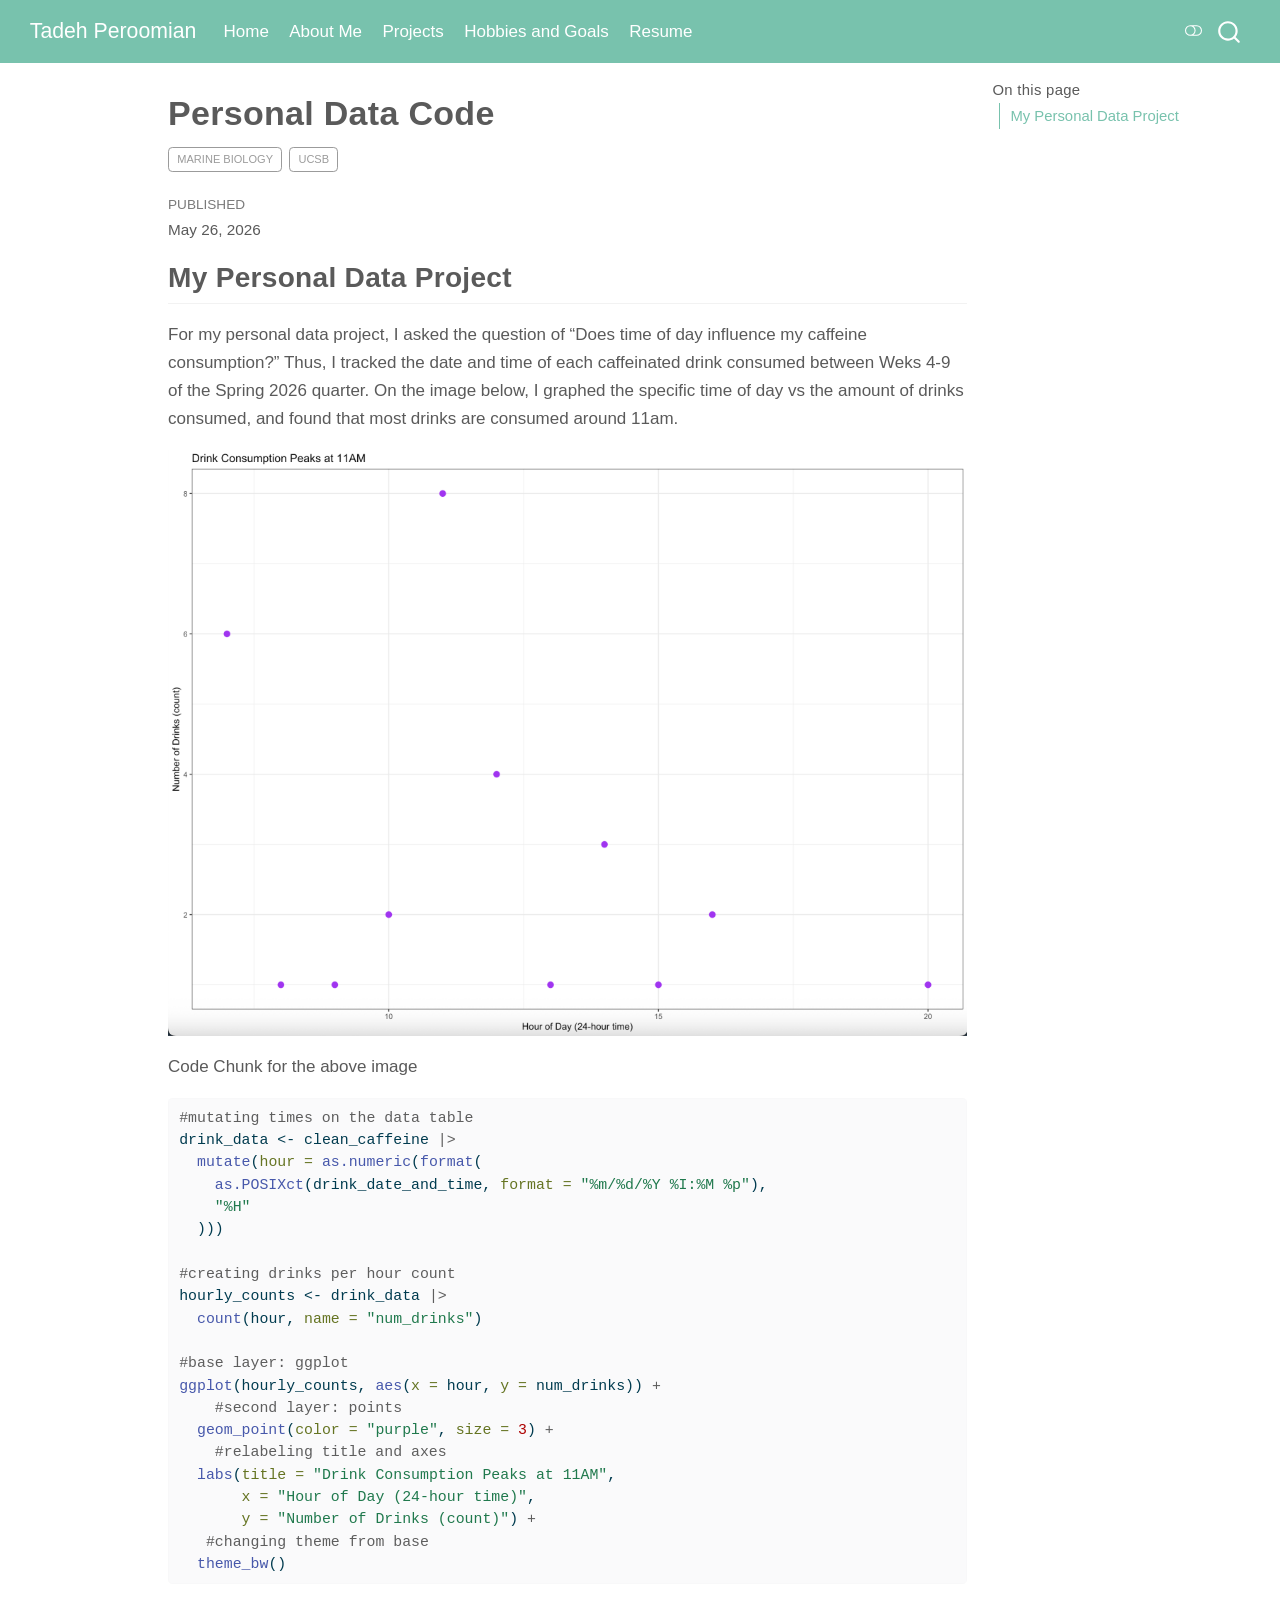
<file: docs/blog_posts/personal_data.html>
<!DOCTYPE html>
<html xmlns="http://www.w3.org/1999/xhtml" lang="en" xml:lang="en"><head>

<meta charset="utf-8">
<meta name="generator" content="quarto-1.9.36">

<meta name="viewport" content="width=device-width, initial-scale=1.0, user-scalable=yes">

<meta name="dcterms.date" content="2026-05-26">

<title>Personal Data Code – Tadeh Peroomian</title>
<style>
/* Default styles provided by pandoc.
** See https://pandoc.org/MANUAL.html#variables-for-html for config info.
*/
code{white-space: pre-wrap;}
span.smallcaps{font-variant: small-caps;}
div.columns{display: flex; gap: min(4vw, 1.5em);}
div.column{flex: auto; overflow-x: auto;}
div.hanging-indent{margin-left: 1.5em; text-indent: -1.5em;}
ul.task-list{list-style: none;}
ul.task-list li input[type="checkbox"] {
  width: 0.8em;
  margin: 0 0.8em 0.2em -1em; /* quarto-specific, see https://github.com/quarto-dev/quarto-cli/issues/4556 */ 
  vertical-align: middle;
}
/* CSS for syntax highlighting */
html { -webkit-text-size-adjust: 100%; }
pre > code.sourceCode { white-space: pre; position: relative; }
pre > code.sourceCode > span { display: inline-block; line-height: 1.25; }
pre > code.sourceCode > span:empty { height: 1.2em; }
.sourceCode { overflow: visible; }
code.sourceCode > span { color: inherit; text-decoration: inherit; }
div.sourceCode { margin: 1em 0; }
pre.sourceCode { margin: 0; }
@media screen {
div.sourceCode { overflow: auto; }
}
@media print {
pre > code.sourceCode { white-space: pre-wrap; }
pre > code.sourceCode > span { text-indent: -5em; padding-left: 5em; }
}
pre.numberSource code
  { counter-reset: source-line 0; }
pre.numberSource code > span
  { position: relative; left: -4em; counter-increment: source-line; }
pre.numberSource code > span > a:first-child::before
  { content: counter(source-line);
    position: relative; left: -1em; text-align: right; vertical-align: baseline;
    border: none; display: inline-block;
    -webkit-touch-callout: none; -webkit-user-select: none;
    -khtml-user-select: none; -moz-user-select: none;
    -ms-user-select: none; user-select: none;
    padding: 0 4px; width: 4em;
  }
pre.numberSource { margin-left: 3em;  padding-left: 4px; }
div.sourceCode
  {   }
@media screen {
pre > code.sourceCode > span > a:first-child::before { text-decoration: underline; }
}
</style>


<script src="../site_libs/quarto-nav/quarto-nav.js"></script>
<script src="../site_libs/quarto-nav/headroom.min.js"></script>
<script src="../site_libs/clipboard/clipboard.min.js"></script>
<script src="../site_libs/quarto-search/autocomplete.umd.js"></script>
<script src="../site_libs/quarto-search/fuse.min.js"></script>
<script src="../site_libs/quarto-search/quarto-search.js"></script>
<meta name="quarto:offset" content="../">
<script src="../site_libs/quarto-html/quarto.js" type="module"></script>
<script src="../site_libs/quarto-html/tabsets/tabsets.js" type="module"></script>
<script src="../site_libs/quarto-html/popper.min.js"></script>
<script src="../site_libs/quarto-html/tippy.umd.min.js"></script>
<script src="../site_libs/quarto-html/anchor.min.js"></script>
<link href="../site_libs/quarto-html/tippy.css" rel="stylesheet">
<link href="../site_libs/quarto-html/quarto-syntax-highlighting-845c23b38eaddc0f92fda52bfe77a8c8.css" rel="stylesheet" class="quarto-color-scheme" id="quarto-text-highlighting-styles">
<link href="../site_libs/quarto-html/quarto-syntax-highlighting-dark-f418161beb48e0141c760e455f12af2c.css" rel="stylesheet" class="quarto-color-scheme quarto-color-alternate" id="quarto-text-highlighting-styles">
<link href="../site_libs/quarto-html/quarto-syntax-highlighting-845c23b38eaddc0f92fda52bfe77a8c8.css" rel="stylesheet" class="quarto-color-scheme-extra" id="quarto-text-highlighting-styles">
<script src="../site_libs/bootstrap/bootstrap.min.js"></script>
<link href="../site_libs/bootstrap/bootstrap-icons.css" rel="stylesheet">
<link href="../site_libs/bootstrap/bootstrap-c8d117f1bb711f09b09868b94ee7a64d.min.css" rel="stylesheet" append-hash="true" class="quarto-color-scheme" id="quarto-bootstrap" data-mode="light">
<link href="../site_libs/bootstrap/bootstrap-dark-e4aff89870745884cca0a35e9ec57bd7.min.css" rel="stylesheet" append-hash="true" class="quarto-color-scheme quarto-color-alternate" id="quarto-bootstrap" data-mode="dark">
<link href="../site_libs/bootstrap/bootstrap-c8d117f1bb711f09b09868b94ee7a64d.min.css" rel="stylesheet" append-hash="true" class="quarto-color-scheme-extra" id="quarto-bootstrap" data-mode="light">
<script id="quarto-search-options" type="application/json">{
  "location": "navbar",
  "copy-button": false,
  "collapse-after": 3,
  "panel-placement": "end",
  "type": "overlay",
  "limit": 50,
  "keyboard-shortcut": [
    "f",
    "/",
    "s"
  ],
  "show-item-context": false,
  "language": {
    "search-no-results-text": "No results",
    "search-matching-documents-text": "matching documents",
    "search-copy-link-title": "Copy link to search",
    "search-hide-matches-text": "Hide additional matches",
    "search-more-match-text": "more match in this document",
    "search-more-matches-text": "more matches in this document",
    "search-clear-button-title": "Clear",
    "search-text-placeholder": "",
    "search-detached-cancel-button-title": "Cancel",
    "search-submit-button-title": "Submit",
    "search-label": "Search"
  }
}</script>


<link rel="stylesheet" href="../styles.css">
</head>

<body class="nav-fixed quarto-light"><script id="quarto-html-before-body" type="application/javascript">
    const toggleBodyColorMode = (bsSheetEl) => {
      const mode = bsSheetEl.getAttribute("data-mode");
      const bodyEl = window.document.querySelector("body");
      if (mode === "dark") {
        bodyEl.classList.add("quarto-dark");
        bodyEl.classList.remove("quarto-light");
      } else {
        bodyEl.classList.add("quarto-light");
        bodyEl.classList.remove("quarto-dark");
      }
    }
    const toggleBodyColorPrimary = () => {
      const bsSheetEl = window.document.querySelector("link#quarto-bootstrap:not([rel=disabled-stylesheet])");
      if (bsSheetEl) {
        toggleBodyColorMode(bsSheetEl);
      }
    }
    const setColorSchemeToggle = (alternate) => {
      const toggles = window.document.querySelectorAll('.quarto-color-scheme-toggle');
      for (let i=0; i < toggles.length; i++) {
        const toggle = toggles[i];
        if (toggle) {
          if (alternate) {
            toggle.classList.add("alternate");
          } else {
            toggle.classList.remove("alternate");
          }
        }
      }
    };
    const toggleColorMode = (alternate) => {
      // Switch the stylesheets
      const primaryStylesheets = window.document.querySelectorAll('link.quarto-color-scheme:not(.quarto-color-alternate)');
      const alternateStylesheets = window.document.querySelectorAll('link.quarto-color-scheme.quarto-color-alternate');
      manageTransitions('#quarto-margin-sidebar .nav-link', false);
      if (alternate) {
        // note: dark is layered on light, we don't disable primary!
        enableStylesheet(alternateStylesheets);
        for (const sheetNode of alternateStylesheets) {
          if (sheetNode.id === "quarto-bootstrap") {
            toggleBodyColorMode(sheetNode);
          }
        }
      } else {
        disableStylesheet(alternateStylesheets);
        enableStylesheet(primaryStylesheets)
        toggleBodyColorPrimary();
      }
      manageTransitions('#quarto-margin-sidebar .nav-link', true);
      // Switch the toggles
      setColorSchemeToggle(alternate)
      // Hack to workaround the fact that safari doesn't
      // properly recolor the scrollbar when toggling (#1455)
      if (navigator.userAgent.indexOf('Safari') > 0 && navigator.userAgent.indexOf('Chrome') == -1) {
        manageTransitions("body", false);
        window.scrollTo(0, 1);
        setTimeout(() => {
          window.scrollTo(0, 0);
          manageTransitions("body", true);
        }, 40);
      }
    }
    const disableStylesheet = (stylesheets) => {
      for (let i=0; i < stylesheets.length; i++) {
        const stylesheet = stylesheets[i];
        stylesheet.rel = 'disabled-stylesheet';
      }
    }
    const enableStylesheet = (stylesheets) => {
      for (let i=0; i < stylesheets.length; i++) {
        const stylesheet = stylesheets[i];
        if(stylesheet.rel !== 'stylesheet') { // for Chrome, which will still FOUC without this check
          stylesheet.rel = 'stylesheet';
        }
      }
    }
    const manageTransitions = (selector, allowTransitions) => {
      const els = window.document.querySelectorAll(selector);
      for (let i=0; i < els.length; i++) {
        const el = els[i];
        if (allowTransitions) {
          el.classList.remove('notransition');
        } else {
          el.classList.add('notransition');
        }
      }
    }
    const isFileUrl = () => {
      return window.location.protocol === 'file:';
    }
    const hasAlternateSentinel = () => {
      let styleSentinel = getColorSchemeSentinel();
      if (styleSentinel !== null) {
        return styleSentinel === "alternate";
      } else {
        return false;
      }
    }
    const setStyleSentinel = (alternate) => {
      const value = alternate ? "alternate" : "default";
      if (!isFileUrl()) {
        window.localStorage.setItem("quarto-color-scheme", value);
      } else {
        localAlternateSentinel = value;
      }
    }
    const getColorSchemeSentinel = () => {
      if (!isFileUrl()) {
        const storageValue = window.localStorage.getItem("quarto-color-scheme");
        return storageValue != null ? storageValue : localAlternateSentinel;
      } else {
        return localAlternateSentinel;
      }
    }
    const toggleGiscusIfUsed = (isAlternate, darkModeDefault) => {
      const baseTheme = document.querySelector('#giscus-base-theme')?.value ?? 'light';
      const alternateTheme = document.querySelector('#giscus-alt-theme')?.value ?? 'dark';
      let newTheme = '';
      if(authorPrefersDark) {
        newTheme = isAlternate ? baseTheme : alternateTheme;
      } else {
        newTheme = isAlternate ? alternateTheme : baseTheme;
      }
      const changeGiscusTheme = () => {
        // From: https://github.com/giscus/giscus/issues/336
        const sendMessage = (message) => {
          const iframe = document.querySelector('iframe.giscus-frame');
          if (!iframe) return;
          iframe.contentWindow.postMessage({ giscus: message }, 'https://giscus.app');
        }
        sendMessage({
          setConfig: {
            theme: newTheme
          }
        });
      }
      const isGiscussLoaded = window.document.querySelector('iframe.giscus-frame') !== null;
      if (isGiscussLoaded) {
        changeGiscusTheme();
      }
    };
    const authorPrefersDark = false;
    const darkModeDefault = authorPrefersDark;
      document.querySelector('link#quarto-text-highlighting-styles.quarto-color-scheme-extra').rel = 'disabled-stylesheet';
      document.querySelector('link#quarto-bootstrap.quarto-color-scheme-extra').rel = 'disabled-stylesheet';
    let localAlternateSentinel = darkModeDefault ? 'alternate' : 'default';
    // Dark / light mode switch
    window.quartoToggleColorScheme = () => {
      // Read the current dark / light value
      let toAlternate = !hasAlternateSentinel();
      toggleColorMode(toAlternate);
      setStyleSentinel(toAlternate);
      toggleGiscusIfUsed(toAlternate, darkModeDefault);
      window.dispatchEvent(new Event('resize'));
    };
    // Switch to dark mode if need be
    if (hasAlternateSentinel()) {
      toggleColorMode(true);
    } else {
      toggleColorMode(false);
    }
  </script>

<div id="quarto-search-results"></div>
  <header id="quarto-header" class="headroom fixed-top">
    <nav class="navbar navbar-expand-lg " data-bs-theme="dark">
      <div class="navbar-container container-fluid">
      <div class="navbar-brand-container mx-auto">
    <a class="navbar-brand" href="../index.html">
    <span class="navbar-title">Tadeh Peroomian</span>
    </a>
  </div>
            <div id="quarto-search" class="" title="Search"></div>
          <button class="navbar-toggler" type="button" data-bs-toggle="collapse" data-bs-target="#navbarCollapse" aria-controls="navbarCollapse" role="menu" aria-expanded="false" aria-label="Toggle navigation" onclick="if (window.quartoToggleHeadroom) { window.quartoToggleHeadroom(); }">
  <span class="navbar-toggler-icon"></span>
</button>
          <div class="collapse navbar-collapse" id="navbarCollapse">
            <ul class="navbar-nav navbar-nav-scroll me-auto">
  <li class="nav-item">
    <a class="nav-link" href="../index.html"> 
<span class="menu-text">Home</span></a>
  </li>  
  <li class="nav-item">
    <a class="nav-link" href="../about.html"> 
<span class="menu-text">About Me</span></a>
  </li>  
  <li class="nav-item">
    <a class="nav-link" href="../projects.html"> 
<span class="menu-text">Projects</span></a>
  </li>  
  <li class="nav-item">
    <a class="nav-link" href="../hobbies_and_goals.html"> 
<span class="menu-text">Hobbies and Goals</span></a>
  </li>  
  <li class="nav-item">
    <a class="nav-link" href="../resume.html"> 
<span class="menu-text">Resume</span></a>
  </li>  
</ul>
          </div> <!-- /navcollapse -->
            <div class="quarto-navbar-tools">
  <a href="" class="quarto-color-scheme-toggle quarto-navigation-tool  px-1" onclick="window.quartoToggleColorScheme(); return false;" title="Toggle dark mode"><i class="bi"></i></a>
</div>
      </div> <!-- /container-fluid -->
    </nav>
</header>
<!-- content -->
<div id="quarto-content" class="quarto-container page-columns page-rows-contents page-layout-article page-navbar">
<!-- sidebar -->
<!-- margin-sidebar -->
    <div id="quarto-margin-sidebar" class="sidebar margin-sidebar">
        <nav id="TOC" role="doc-toc" class="toc-active">
    <h2 id="toc-title">On this page</h2>
   
  <ul>
  <li><a href="#my-personal-data-project" id="toc-my-personal-data-project" class="nav-link active" data-scroll-target="#my-personal-data-project">My Personal Data Project</a></li>
  </ul>
</nav>
    </div>
<!-- main -->
<main class="content" id="quarto-document-content">


<header id="title-block-header" class="quarto-title-block default">
<div class="quarto-title">
<h1 class="title">Personal Data Code</h1>
  <div class="quarto-categories">
    <div class="quarto-category">marine biology</div>
    <div class="quarto-category">UCSB</div>
  </div>
  </div>



<div class="quarto-title-meta">

    
    <div>
    <div class="quarto-title-meta-heading">Published</div>
    <div class="quarto-title-meta-contents">
      <p class="date">May 26, 2026</p>
    </div>
  </div>
  
    
  </div>
  


</header>


<section id="my-personal-data-project" class="level2">
<h2 class="anchored" data-anchor-id="my-personal-data-project">My Personal Data Project</h2>
<p>For my personal data project, I asked the question of “Does time of day influence my caffeine consumption?” Thus, I tracked the date and time of each caffeinated drink consumed between Weks 4-9 of the Spring 2026 quarter. On the image below, I graphed the specific time of day vs the amount of drinks consumed, and found that most drinks are consumed around 11am.</p>
<p><img src="personal_data_profile.png" class="img-fluid"></p>
<p>Code Chunk for the above image</p>
<div class="cell">
<div class="code-copy-outer-scaffold"><div class="sourceCode cell-code" id="cb1"><pre class="sourceCode r code-with-copy"><code class="sourceCode r"><span id="cb1-1"><a href="#cb1-1" aria-hidden="true" tabindex="-1"></a><span class="co">#mutating times on the data table</span></span>
<span id="cb1-2"><a href="#cb1-2" aria-hidden="true" tabindex="-1"></a>drink_data <span class="ot">&lt;-</span> clean_caffeine <span class="sc">|&gt;</span> </span>
<span id="cb1-3"><a href="#cb1-3" aria-hidden="true" tabindex="-1"></a>  <span class="fu">mutate</span>(<span class="at">hour =</span> <span class="fu">as.numeric</span>(<span class="fu">format</span>(</span>
<span id="cb1-4"><a href="#cb1-4" aria-hidden="true" tabindex="-1"></a>    <span class="fu">as.POSIXct</span>(drink_date_and_time, <span class="at">format =</span> <span class="st">"%m/%d/%Y %I:%M %p"</span>),</span>
<span id="cb1-5"><a href="#cb1-5" aria-hidden="true" tabindex="-1"></a>    <span class="st">"%H"</span></span>
<span id="cb1-6"><a href="#cb1-6" aria-hidden="true" tabindex="-1"></a>  )))</span>
<span id="cb1-7"><a href="#cb1-7" aria-hidden="true" tabindex="-1"></a></span>
<span id="cb1-8"><a href="#cb1-8" aria-hidden="true" tabindex="-1"></a><span class="co">#creating drinks per hour count</span></span>
<span id="cb1-9"><a href="#cb1-9" aria-hidden="true" tabindex="-1"></a>hourly_counts <span class="ot">&lt;-</span> drink_data <span class="sc">|&gt;</span></span>
<span id="cb1-10"><a href="#cb1-10" aria-hidden="true" tabindex="-1"></a>  <span class="fu">count</span>(hour, <span class="at">name =</span> <span class="st">"num_drinks"</span>)</span>
<span id="cb1-11"><a href="#cb1-11" aria-hidden="true" tabindex="-1"></a></span>
<span id="cb1-12"><a href="#cb1-12" aria-hidden="true" tabindex="-1"></a><span class="co">#base layer: ggplot</span></span>
<span id="cb1-13"><a href="#cb1-13" aria-hidden="true" tabindex="-1"></a><span class="fu">ggplot</span>(hourly_counts, <span class="fu">aes</span>(<span class="at">x =</span> hour, <span class="at">y =</span> num_drinks)) <span class="sc">+</span></span>
<span id="cb1-14"><a href="#cb1-14" aria-hidden="true" tabindex="-1"></a>    <span class="co">#second layer: points</span></span>
<span id="cb1-15"><a href="#cb1-15" aria-hidden="true" tabindex="-1"></a>  <span class="fu">geom_point</span>(<span class="at">color =</span> <span class="st">"purple"</span>, <span class="at">size =</span> <span class="dv">3</span>) <span class="sc">+</span></span>
<span id="cb1-16"><a href="#cb1-16" aria-hidden="true" tabindex="-1"></a>    <span class="co">#relabeling title and axes</span></span>
<span id="cb1-17"><a href="#cb1-17" aria-hidden="true" tabindex="-1"></a>  <span class="fu">labs</span>(<span class="at">title =</span> <span class="st">"Drink Consumption Peaks at 11AM"</span>,</span>
<span id="cb1-18"><a href="#cb1-18" aria-hidden="true" tabindex="-1"></a>       <span class="at">x =</span> <span class="st">"Hour of Day (24-hour time)"</span>,</span>
<span id="cb1-19"><a href="#cb1-19" aria-hidden="true" tabindex="-1"></a>       <span class="at">y =</span> <span class="st">"Number of Drinks (count)"</span>) <span class="sc">+</span></span>
<span id="cb1-20"><a href="#cb1-20" aria-hidden="true" tabindex="-1"></a>   <span class="co">#changing theme from base</span></span>
<span id="cb1-21"><a href="#cb1-21" aria-hidden="true" tabindex="-1"></a>  <span class="fu">theme_bw</span>()</span></code></pre></div><button title="Copy to Clipboard" class="code-copy-button"><i class="bi"></i></button></div>
</div>


</section>

</main> <!-- /main -->
<script id="quarto-html-after-body" type="application/javascript">
  window.document.addEventListener("DOMContentLoaded", function (event) {
    // Ensure there is a toggle, if there isn't float one in the top right
    if (window.document.querySelector('.quarto-color-scheme-toggle') === null) {
      const a = window.document.createElement('a');
      a.classList.add('top-right');
      a.classList.add('quarto-color-scheme-toggle');
      a.href = "";
      a.onclick = function() { try { window.quartoToggleColorScheme(); } catch {} return false; };
      const i = window.document.createElement("i");
      i.classList.add('bi');
      a.appendChild(i);
      window.document.body.appendChild(a);
    }
    setColorSchemeToggle(hasAlternateSentinel())
    const icon = "";
    const anchorJS = new window.AnchorJS();
    anchorJS.options = {
      placement: 'right',
      icon: icon
    };
    anchorJS.add('.anchored');
    const isCodeAnnotation = (el) => {
      for (const clz of el.classList) {
        if (clz.startsWith('code-annotation-')) {                     
          return true;
        }
      }
      return false;
    }
    const onCopySuccess = function(e) {
      // button target
      const button = e.trigger;
      // don't keep focus
      button.blur();
      // flash "checked"
      button.classList.add('code-copy-button-checked');
      var currentTitle = button.getAttribute("title");
      button.setAttribute("title", "Copied!");
      let tooltip;
      if (window.bootstrap) {
        button.setAttribute("data-bs-toggle", "tooltip");
        button.setAttribute("data-bs-placement", "left");
        button.setAttribute("data-bs-title", "Copied!");
        tooltip = new bootstrap.Tooltip(button, 
          { trigger: "manual", 
            customClass: "code-copy-button-tooltip",
            offset: [0, -8]});
        tooltip.show();    
      }
      setTimeout(function() {
        if (tooltip) {
          tooltip.hide();
          button.removeAttribute("data-bs-title");
          button.removeAttribute("data-bs-toggle");
          button.removeAttribute("data-bs-placement");
        }
        button.setAttribute("title", currentTitle);
        button.classList.remove('code-copy-button-checked');
      }, 1000);
      // clear code selection
      e.clearSelection();
    }
    const getTextToCopy = function(trigger) {
      const outerScaffold = trigger.parentElement.cloneNode(true);
      const codeEl = outerScaffold.querySelector('code');
      for (const childEl of codeEl.children) {
        if (isCodeAnnotation(childEl)) {
          childEl.remove();
        }
      }
      return codeEl.innerText;
    }
    const clipboard = new window.ClipboardJS('.code-copy-button:not([data-in-quarto-modal])', {
      text: getTextToCopy
    });
    clipboard.on('success', onCopySuccess);
    if (window.document.getElementById('quarto-embedded-source-code-modal')) {
      const clipboardModal = new window.ClipboardJS('.code-copy-button[data-in-quarto-modal]', {
        text: getTextToCopy,
        container: window.document.getElementById('quarto-embedded-source-code-modal')
      });
      clipboardModal.on('success', onCopySuccess);
    }
      var localhostRegex = new RegExp(/^(?:http|https):\/\/localhost\:?[0-9]*\//);
      var mailtoRegex = new RegExp(/^mailto:/);
        var filterRegex = new RegExp('/' + window.location.host + '/');
      var isInternal = (href) => {
          return filterRegex.test(href) || localhostRegex.test(href) || mailtoRegex.test(href);
      }
      // Inspect non-navigation links and adorn them if external
     var links = window.document.querySelectorAll('a[href]:not(.nav-link):not(.navbar-brand):not(.toc-action):not(.sidebar-link):not(.sidebar-item-toggle):not(.pagination-link):not(.no-external):not([aria-hidden]):not(.dropdown-item):not(.quarto-navigation-tool):not(.about-link)');
      for (var i=0; i<links.length; i++) {
        const link = links[i];
        if (!isInternal(link.href)) {
          // undo the damage that might have been done by quarto-nav.js in the case of
          // links that we want to consider external
          if (link.dataset.originalHref !== undefined) {
            link.href = link.dataset.originalHref;
          }
        }
      }
    function tippyHover(el, contentFn, onTriggerFn, onUntriggerFn) {
      const config = {
        allowHTML: true,
        maxWidth: 500,
        delay: 100,
        arrow: false,
        appendTo: function(el) {
            return el.parentElement;
        },
        interactive: true,
        interactiveBorder: 10,
        theme: 'quarto',
        placement: 'bottom-start',
      };
      if (contentFn) {
        config.content = contentFn;
      }
      if (onTriggerFn) {
        config.onTrigger = onTriggerFn;
      }
      if (onUntriggerFn) {
        config.onUntrigger = onUntriggerFn;
      }
      window.tippy(el, config); 
    }
    const noterefs = window.document.querySelectorAll('a[role="doc-noteref"]');
    for (var i=0; i<noterefs.length; i++) {
      const ref = noterefs[i];
      tippyHover(ref, function() {
        // use id or data attribute instead here
        let href = ref.getAttribute('data-footnote-href') || ref.getAttribute('href');
        try { href = new URL(href).hash; } catch {}
        const id = href.replace(/^#\/?/, "");
        const note = window.document.getElementById(id);
        if (note) {
          return note.innerHTML;
        } else {
          return "";
        }
      });
    }
    const xrefs = window.document.querySelectorAll('a.quarto-xref');
    const processXRef = (id, note) => {
      // Strip column container classes
      const stripColumnClz = (el) => {
        el.classList.remove("page-full", "page-columns");
        if (el.children) {
          for (const child of el.children) {
            stripColumnClz(child);
          }
        }
      }
      stripColumnClz(note)
      if (id === null || id.startsWith('sec-')) {
        // Special case sections, only their first couple elements
        const container = document.createElement("div");
        if (note.children && note.children.length > 2) {
          container.appendChild(note.children[0].cloneNode(true));
          for (let i = 1; i < note.children.length; i++) {
            const child = note.children[i];
            if (child.tagName === "P" && child.innerText === "") {
              continue;
            } else {
              container.appendChild(child.cloneNode(true));
              break;
            }
          }
          if (window.Quarto?.typesetMath) {
            window.Quarto.typesetMath(container);
          }
          return container.innerHTML
        } else {
          if (window.Quarto?.typesetMath) {
            window.Quarto.typesetMath(note);
          }
          return note.innerHTML;
        }
      } else {
        // Remove any anchor links if they are present
        const anchorLink = note.querySelector('a.anchorjs-link');
        if (anchorLink) {
          anchorLink.remove();
        }
        if (window.Quarto?.typesetMath) {
          window.Quarto.typesetMath(note);
        }
        if (note.classList.contains("callout")) {
          return note.outerHTML;
        } else {
          return note.innerHTML;
        }
      }
    }
    for (var i=0; i<xrefs.length; i++) {
      const xref = xrefs[i];
      tippyHover(xref, undefined, function(instance) {
        instance.disable();
        let url = xref.getAttribute('href');
        let hash = undefined; 
        if (url.startsWith('#')) {
          hash = url;
        } else {
          try { hash = new URL(url).hash; } catch {}
        }
        if (hash) {
          const id = hash.replace(/^#\/?/, "");
          const note = window.document.getElementById(id);
          if (note !== null) {
            try {
              const html = processXRef(id, note.cloneNode(true));
              instance.setContent(html);
            } finally {
              instance.enable();
              instance.show();
            }
          } else {
            // See if we can fetch this
            fetch(url.split('#')[0])
            .then(res => res.text())
            .then(html => {
              const parser = new DOMParser();
              const htmlDoc = parser.parseFromString(html, "text/html");
              const note = htmlDoc.getElementById(id);
              if (note !== null) {
                const html = processXRef(id, note);
                instance.setContent(html);
              } 
            }).finally(() => {
              instance.enable();
              instance.show();
            });
          }
        } else {
          // See if we can fetch a full url (with no hash to target)
          // This is a special case and we should probably do some content thinning / targeting
          fetch(url)
          .then(res => res.text())
          .then(html => {
            const parser = new DOMParser();
            const htmlDoc = parser.parseFromString(html, "text/html");
            const note = htmlDoc.querySelector('main.content');
            if (note !== null) {
              // This should only happen for chapter cross references
              // (since there is no id in the URL)
              // remove the first header
              if (note.children.length > 0 && note.children[0].tagName === "HEADER") {
                note.children[0].remove();
              }
              const html = processXRef(null, note);
              instance.setContent(html);
            } 
          }).finally(() => {
            instance.enable();
            instance.show();
          });
        }
      }, function(instance) {
      });
    }
        let selectedAnnoteEl;
        const selectorForAnnotation = ( cell, annotation) => {
          let cellAttr = 'data-code-cell="' + cell + '"';
          let lineAttr = 'data-code-annotation="' +  annotation + '"';
          const selector = 'span[' + cellAttr + '][' + lineAttr + ']';
          return selector;
        }
        const selectCodeLines = (annoteEl) => {
          const doc = window.document;
          const targetCell = annoteEl.getAttribute("data-target-cell");
          const targetAnnotation = annoteEl.getAttribute("data-target-annotation");
          const annoteSpan = window.document.querySelector(selectorForAnnotation(targetCell, targetAnnotation));
          const lines = annoteSpan.getAttribute("data-code-lines").split(",");
          const lineIds = lines.map((line) => {
            return targetCell + "-" + line;
          })
          let top = null;
          let height = null;
          let parent = null;
          if (lineIds.length > 0) {
              //compute the position of the single el (top and bottom and make a div)
              const el = window.document.getElementById(lineIds[0]);
              top = el.offsetTop;
              height = el.offsetHeight;
              parent = el.parentElement.parentElement;
            if (lineIds.length > 1) {
              const lastEl = window.document.getElementById(lineIds[lineIds.length - 1]);
              const bottom = lastEl.offsetTop + lastEl.offsetHeight;
              height = bottom - top;
            }
            if (top !== null && height !== null && parent !== null) {
              // cook up a div (if necessary) and position it 
              let div = window.document.getElementById("code-annotation-line-highlight");
              if (div === null) {
                div = window.document.createElement("div");
                div.setAttribute("id", "code-annotation-line-highlight");
                div.style.position = 'absolute';
                parent.appendChild(div);
              }
              div.style.top = top - 2 + "px";
              div.style.height = height + 4 + "px";
              div.style.left = 0;
              let gutterDiv = window.document.getElementById("code-annotation-line-highlight-gutter");
              if (gutterDiv === null) {
                gutterDiv = window.document.createElement("div");
                gutterDiv.setAttribute("id", "code-annotation-line-highlight-gutter");
                gutterDiv.style.position = 'absolute';
                const codeCell = window.document.getElementById(targetCell);
                const gutter = codeCell.querySelector('.code-annotation-gutter');
                gutter.appendChild(gutterDiv);
              }
              gutterDiv.style.top = top - 2 + "px";
              gutterDiv.style.height = height + 4 + "px";
            }
            selectedAnnoteEl = annoteEl;
          }
        };
        const unselectCodeLines = () => {
          const elementsIds = ["code-annotation-line-highlight", "code-annotation-line-highlight-gutter"];
          elementsIds.forEach((elId) => {
            const div = window.document.getElementById(elId);
            if (div) {
              div.remove();
            }
          });
          selectedAnnoteEl = undefined;
        };
          // Handle positioning of the toggle
      window.addEventListener(
        "resize",
        throttle(() => {
          elRect = undefined;
          if (selectedAnnoteEl) {
            selectCodeLines(selectedAnnoteEl);
          }
        }, 10)
      );
      function throttle(fn, ms) {
      let throttle = false;
      let timer;
        return (...args) => {
          if(!throttle) { // first call gets through
              fn.apply(this, args);
              throttle = true;
          } else { // all the others get throttled
              if(timer) clearTimeout(timer); // cancel #2
              timer = setTimeout(() => {
                fn.apply(this, args);
                timer = throttle = false;
              }, ms);
          }
        };
      }
        // Attach click handler to the DT
        const annoteDls = window.document.querySelectorAll('dt[data-target-cell]');
        for (const annoteDlNode of annoteDls) {
          annoteDlNode.addEventListener('click', (event) => {
            const clickedEl = event.target;
            if (clickedEl !== selectedAnnoteEl) {
              unselectCodeLines();
              const activeEl = window.document.querySelector('dt[data-target-cell].code-annotation-active');
              if (activeEl) {
                activeEl.classList.remove('code-annotation-active');
              }
              selectCodeLines(clickedEl);
              clickedEl.classList.add('code-annotation-active');
            } else {
              // Unselect the line
              unselectCodeLines();
              clickedEl.classList.remove('code-annotation-active');
            }
          });
        }
    const findCites = (el) => {
      const parentEl = el.parentElement;
      if (parentEl) {
        const cites = parentEl.dataset.cites;
        if (cites) {
          return {
            el,
            cites: cites.split(' ')
          };
        } else {
          return findCites(el.parentElement)
        }
      } else {
        return undefined;
      }
    };
    var bibliorefs = window.document.querySelectorAll('a[role="doc-biblioref"]');
    for (var i=0; i<bibliorefs.length; i++) {
      const ref = bibliorefs[i];
      const citeInfo = findCites(ref);
      if (citeInfo) {
        tippyHover(citeInfo.el, function() {
          var popup = window.document.createElement('div');
          citeInfo.cites.forEach(function(cite) {
            var citeDiv = window.document.createElement('div');
            citeDiv.classList.add('hanging-indent');
            citeDiv.classList.add('csl-entry');
            var biblioDiv = window.document.getElementById('ref-' + cite);
            if (biblioDiv) {
              citeDiv.innerHTML = biblioDiv.innerHTML;
            }
            popup.appendChild(citeDiv);
          });
          return popup.innerHTML;
        });
      }
    }
  });
  </script>
</div> <!-- /content -->




</body></html>
</file>
<file: docs/site_libs/quarto-html/tippy.css>
.tippy-box[data-animation=fade][data-state=hidden]{opacity:0}[data-tippy-root]{max-width:calc(100vw - 10px)}.tippy-box{position:relative;background-color:#333;color:#fff;border-radius:4px;font-size:14px;line-height:1.4;white-space:normal;outline:0;transition-property:transform,visibility,opacity}.tippy-box[data-placement^=top]>.tippy-arrow{bottom:0}.tippy-box[data-placement^=top]>.tippy-arrow:before{bottom:-7px;left:0;border-width:8px 8px 0;border-top-color:initial;transform-origin:center top}.tippy-box[data-placement^=bottom]>.tippy-arrow{top:0}.tippy-box[data-placement^=bottom]>.tippy-arrow:before{top:-7px;left:0;border-width:0 8px 8px;border-bottom-color:initial;transform-origin:center bottom}.tippy-box[data-placement^=left]>.tippy-arrow{right:0}.tippy-box[data-placement^=left]>.tippy-arrow:before{border-width:8px 0 8px 8px;border-left-color:initial;right:-7px;transform-origin:center left}.tippy-box[data-placement^=right]>.tippy-arrow{left:0}.tippy-box[data-placement^=right]>.tippy-arrow:before{left:-7px;border-width:8px 8px 8px 0;border-right-color:initial;transform-origin:center right}.tippy-box[data-inertia][data-state=visible]{transition-timing-function:cubic-bezier(.54,1.5,.38,1.11)}.tippy-arrow{width:16px;height:16px;color:#333}.tippy-arrow:before{content:"";position:absolute;border-color:transparent;border-style:solid}.tippy-content{position:relative;padding:5px 9px;z-index:1}
</file>
<file: docs/site_libs/quarto-html/quarto-syntax-highlighting-845c23b38eaddc0f92fda52bfe77a8c8.css>
/* quarto syntax highlight colors */
:root {
  --quarto-hl-ot-color: #003B4F;
  --quarto-hl-at-color: #657422;
  --quarto-hl-ss-color: #20794D;
  --quarto-hl-an-color: #5E5E5E;
  --quarto-hl-fu-color: #4758AB;
  --quarto-hl-st-color: #20794D;
  --quarto-hl-cf-color: #003B4F;
  --quarto-hl-op-color: #5E5E5E;
  --quarto-hl-er-color: #AD0000;
  --quarto-hl-bn-color: #AD0000;
  --quarto-hl-al-color: #AD0000;
  --quarto-hl-va-color: #111111;
  --quarto-hl-bu-color: inherit;
  --quarto-hl-ex-color: inherit;
  --quarto-hl-pp-color: #AD0000;
  --quarto-hl-in-color: #5E5E5E;
  --quarto-hl-vs-color: #20794D;
  --quarto-hl-wa-color: #5E5E5E;
  --quarto-hl-do-color: #5E5E5E;
  --quarto-hl-im-color: #00769E;
  --quarto-hl-ch-color: #20794D;
  --quarto-hl-dt-color: #AD0000;
  --quarto-hl-fl-color: #AD0000;
  --quarto-hl-co-color: #5E5E5E;
  --quarto-hl-cv-color: #5E5E5E;
  --quarto-hl-cn-color: #8f5902;
  --quarto-hl-sc-color: #5E5E5E;
  --quarto-hl-dv-color: #AD0000;
  --quarto-hl-kw-color: #003B4F;
}

/* other quarto variables */
:root {
  --quarto-font-monospace: SFMono-Regular, Menlo, Monaco, Consolas, "Liberation Mono", "Courier New", monospace;
}

/* syntax highlight based on Pandoc's rules */
pre > code.sourceCode > span {
  color: #003B4F;
}

code.sourceCode > span {
  color: #003B4F;
}

div.sourceCode,
div.sourceCode pre.sourceCode {
  color: #003B4F;
}

/* Normal */
code span {
  color: #003B4F;
}

/* Alert */
code span.al {
  color: #AD0000;
  font-style: inherit;
}

/* Annotation */
code span.an {
  color: #5E5E5E;
  font-style: inherit;
}

/* Attribute */
code span.at {
  color: #657422;
  font-style: inherit;
}

/* BaseN */
code span.bn {
  color: #AD0000;
  font-style: inherit;
}

/* BuiltIn */
code span.bu {
  font-style: inherit;
}

/* ControlFlow */
code span.cf {
  color: #003B4F;
  font-weight: bold;
  font-style: inherit;
}

/* Char */
code span.ch {
  color: #20794D;
  font-style: inherit;
}

/* Constant */
code span.cn {
  color: #8f5902;
  font-style: inherit;
}

/* Comment */
code span.co {
  color: #5E5E5E;
  font-style: inherit;
}

/* CommentVar */
code span.cv {
  color: #5E5E5E;
  font-style: italic;
}

/* Documentation */
code span.do {
  color: #5E5E5E;
  font-style: italic;
}

/* DataType */
code span.dt {
  color: #AD0000;
  font-style: inherit;
}

/* DecVal */
code span.dv {
  color: #AD0000;
  font-style: inherit;
}

/* Error */
code span.er {
  color: #AD0000;
  font-style: inherit;
}

/* Extension */
code span.ex {
  font-style: inherit;
}

/* Float */
code span.fl {
  color: #AD0000;
  font-style: inherit;
}

/* Function */
code span.fu {
  color: #4758AB;
  font-style: inherit;
}

/* Import */
code span.im {
  color: #00769E;
  font-style: inherit;
}

/* Information */
code span.in {
  color: #5E5E5E;
  font-style: inherit;
}

/* Keyword */
code span.kw {
  color: #003B4F;
  font-weight: bold;
  font-style: inherit;
}

/* Operator */
code span.op {
  color: #5E5E5E;
  font-style: inherit;
}

/* Other */
code span.ot {
  color: #003B4F;
  font-style: inherit;
}

/* Preprocessor */
code span.pp {
  color: #AD0000;
  font-style: inherit;
}

/* SpecialChar */
code span.sc {
  color: #5E5E5E;
  font-style: inherit;
}

/* SpecialString */
code span.ss {
  color: #20794D;
  font-style: inherit;
}

/* String */
code span.st {
  color: #20794D;
  font-style: inherit;
}

/* Variable */
code span.va {
  color: #111111;
  font-style: inherit;
}

/* VerbatimString */
code span.vs {
  color: #20794D;
  font-style: inherit;
}

/* Warning */
code span.wa {
  color: #5E5E5E;
  font-style: italic;
}

.prevent-inlining {
  content: "</";
}

/*# sourceMappingURL=ac89f0bb514bba72461919f78549e31c.css.map */
</file>
<file: docs/site_libs/quarto-html/quarto-syntax-highlighting-dark-f418161beb48e0141c760e455f12af2c.css>
/* quarto syntax highlight colors */
:root {
  --quarto-hl-al-color: #f07178;
  --quarto-hl-an-color: #d4d0ab;
  --quarto-hl-at-color: #00e0e0;
  --quarto-hl-bn-color: #d4d0ab;
  --quarto-hl-bu-color: #abe338;
  --quarto-hl-ch-color: #abe338;
  --quarto-hl-co-color: #f8f8f2;
  --quarto-hl-cv-color: #ffd700;
  --quarto-hl-cn-color: #ffd700;
  --quarto-hl-cf-color: #ffa07a;
  --quarto-hl-dt-color: #ffa07a;
  --quarto-hl-dv-color: #d4d0ab;
  --quarto-hl-do-color: #f8f8f2;
  --quarto-hl-er-color: #f07178;
  --quarto-hl-ex-color: #00e0e0;
  --quarto-hl-fl-color: #d4d0ab;
  --quarto-hl-fu-color: #ffa07a;
  --quarto-hl-im-color: #abe338;
  --quarto-hl-in-color: #d4d0ab;
  --quarto-hl-kw-color: #ffa07a;
  --quarto-hl-op-color: #ffa07a;
  --quarto-hl-ot-color: #00e0e0;
  --quarto-hl-pp-color: #dcc6e0;
  --quarto-hl-re-color: #00e0e0;
  --quarto-hl-sc-color: #abe338;
  --quarto-hl-ss-color: #abe338;
  --quarto-hl-st-color: #abe338;
  --quarto-hl-va-color: #00e0e0;
  --quarto-hl-vs-color: #abe338;
  --quarto-hl-wa-color: #dcc6e0;
}

/* other quarto variables */
:root {
  --quarto-font-monospace: SFMono-Regular, Menlo, Monaco, Consolas, "Liberation Mono", "Courier New", monospace;
}

/* syntax highlight based on Pandoc's rules */
pre > code.sourceCode > span {
  color: #f8f8f2;
}

code.sourceCode > span {
  color: #f8f8f2;
}

div.sourceCode,
div.sourceCode pre.sourceCode {
  color: #f8f8f2;
}

/* Normal */
code span {
  color: #f8f8f2;
}

/* Alert */
code span.al {
  color: #f07178;
}

/* Annotation */
code span.an {
  color: #d4d0ab;
}

/* Attribute */
code span.at {
  color: #00e0e0;
}

/* BaseN */
code span.bn {
  color: #d4d0ab;
}

/* BuiltIn */
code span.bu {
  color: #abe338;
}

/* ControlFlow */
code span.cf {
  font-weight: bold;
  color: #ffa07a;
}

/* Char */
code span.ch {
  color: #abe338;
}

/* Constant */
code span.cn {
  color: #ffd700;
}

/* Comment */
code span.co {
  font-style: italic;
  color: #f8f8f2;
}

/* CommentVar */
code span.cv {
  color: #ffd700;
}

/* Documentation */
code span.do {
  color: #f8f8f2;
}

/* DataType */
code span.dt {
  color: #ffa07a;
}

/* DecVal */
code span.dv {
  color: #d4d0ab;
}

/* Error */
code span.er {
  color: #f07178;
  text-decoration: underline;
}

/* Extension */
code span.ex {
  font-weight: bold;
  color: #00e0e0;
}

/* Float */
code span.fl {
  color: #d4d0ab;
}

/* Function */
code span.fu {
  color: #ffa07a;
}

/* Import */
code span.im {
  color: #abe338;
}

/* Information */
code span.in {
  color: #d4d0ab;
}

/* Keyword */
code span.kw {
  font-weight: bold;
  color: #ffa07a;
}

/* Operator */
code span.op {
  color: #ffa07a;
}

/* Other */
code span.ot {
  color: #00e0e0;
}

/* Preprocessor */
code span.pp {
  color: #dcc6e0;
}

/* RegionMarker */
code span.re {
  background-color: #f8f8f2;
  color: #00e0e0;
}

/* SpecialChar */
code span.sc {
  color: #abe338;
}

/* SpecialString */
code span.ss {
  color: #abe338;
}

/* String */
code span.st {
  color: #abe338;
}

/* Variable */
code span.va {
  color: #00e0e0;
}

/* VerbatimString */
code span.vs {
  color: #abe338;
}

/* Warning */
code span.wa {
  color: #dcc6e0;
}

.prevent-inlining {
  content: "</";
}

/*# sourceMappingURL=378c2a0cc31455d06730fbe37c8f3789.css.map */
</file>
<file: docs/styles.css>
/* css styles */
</file>
